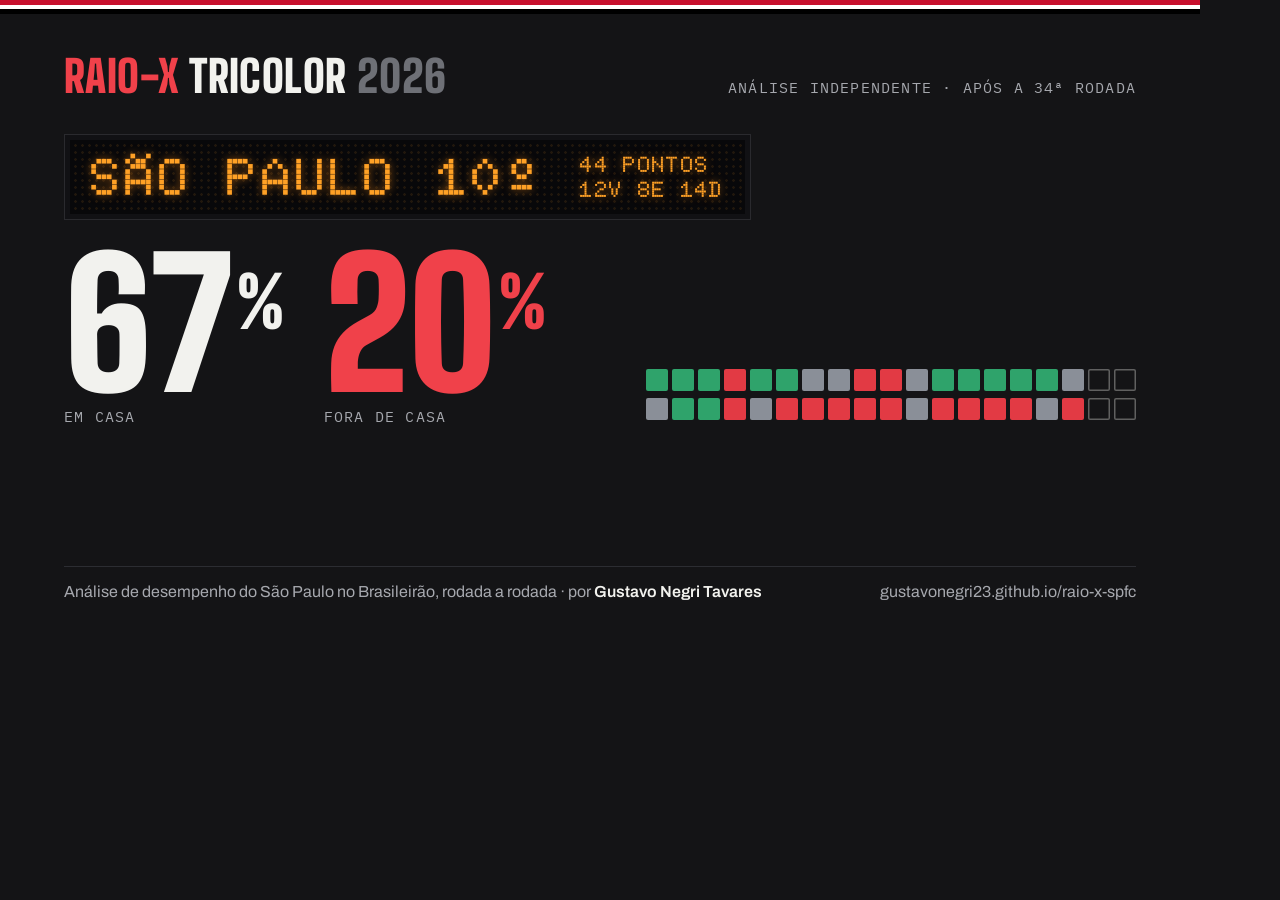
<file: ferramentas/og.html>
<!doctype html>
<html lang="pt-BR">
<head>
<meta charset="utf-8">
<title>Raio-X Tricolor · imagem de prévia</title>
<!-- Molde da imagem de prévia (1200×630) usada no WhatsApp, LinkedIn e no topo do README.
     Lê só data/dados.js: posição, pontos, rodada e a campanha por mando. Gerada por ferramentas/gerar-og.js. -->
<link rel="stylesheet" href="https://fonts.googleapis.com/css2?family=Archivo:wght@400;600&family=Big+Shoulders+Display:wght@800;900&family=Doto:wght@900&family=IBM+Plex+Mono:wght@500&display=swap">
<style>
:root{--bg:#141416;--ink:#F2F2EE;--mute:#A6A8AE;--line:#2C2D32;--red:#F0414A;--brand:#C8102E;--led:#FFA126;--v:#2FA36B;--e:#8A8F98;--d:#E23A44}
*{box-sizing:border-box;margin:0}
html,body{width:1200px;height:630px;overflow:hidden}
body{background:var(--bg);color:var(--ink);font-family:"Archivo",Arial,sans-serif;position:relative}
.stripe{height:14px;background:linear-gradient(to bottom,var(--brand) 0 33.3%,#fff 33.3% 66.6%,#000 66.6% 100%)}
.in{padding:40px 64px 0;display:grid;gap:36px}
.top{display:flex;justify-content:space-between;align-items:baseline}
.brand{font-family:"Big Shoulders Display","Arial Narrow",sans-serif;font-weight:900;font-size:44px;text-transform:uppercase;letter-spacing:.01em;line-height:1}
.brand b{color:var(--red);font-weight:900}.brand span{color:#6E7076}
.meta{font-family:"IBM Plex Mono",monospace;font-size:15px;letter-spacing:.08em;text-transform:uppercase;color:var(--mute)}
.placar{display:flex;align-items:center;gap:40px;padding:16px 26px;background-color:#08080A;background-image:radial-gradient(circle,rgba(255,161,38,.10) 1.2px,transparent 1.5px);background-size:7px 7px;border:1px solid #2A2A2E;box-shadow:inset 0 0 0 5px #111114;font-family:"Doto","IBM Plex Mono",monospace;font-weight:900;color:var(--led);text-shadow:0 0 8px rgba(255,140,20,.55);width:max-content}
.placar .t{font-size:52px;letter-spacing:.06em;line-height:1}
.placar .s{font-size:22px;letter-spacing:.06em;line-height:1.15;display:grid}
.split{display:flex;align-items:flex-end;gap:40px;min-width:0}
.num{font-family:"Big Shoulders Display","Arial Narrow",sans-serif;font-weight:900;font-size:176px;line-height:.78;letter-spacing:-.01em}
.num small{font-size:.4em;vertical-align:.9em;margin-left:4px}
.num.low{color:var(--red)}
.lab{font-family:"IBM Plex Mono",monospace;font-size:15px;letter-spacing:.08em;text-transform:uppercase;color:var(--mute);margin-top:14px;white-space:nowrap}
.cells{display:grid;gap:7px;margin-left:auto;padding-bottom:6px}
.row{display:grid;grid-template-columns:repeat(19,22px);gap:4px}
.row i{display:block;width:22px;height:22px;border-radius:2px;background:var(--e)}
.row i.v{background:var(--v)}.row i.d{background:var(--d)}.row i.p{background:transparent;box-shadow:inset 0 0 0 1.5px rgba(242,242,238,.34)}
.foot{position:absolute;left:64px;right:64px;bottom:30px;display:flex;justify-content:space-between;gap:24px;white-space:nowrap;font-size:16px;color:var(--mute);border-top:1px solid var(--line);padding-top:16px}
.foot b{color:var(--ink);font-weight:600}
</style>
</head>
<body>
<div class="stripe"></div>
<div class="in">
  <div class="top"><div class="brand"><b>Raio-X</b> Tricolor <span>2026</span></div><div class="meta" id="meta">Análise independente</div></div>
  <div class="placar" id="placar"><div class="t">SÃO PAULO</div></div>
  <div class="split">
    <div><div class="num" id="pc">--</div><div class="lab">Em casa</div></div>
    <div><div class="num low" id="pf">--</div><div class="lab">Fora de casa</div></div>
    <div class="cells" id="cells"></div>
  </div>
</div>
<div class="foot"><span>Análise de desempenho do São Paulo no Brasileirão, rodada a rodada · por <b>Gustavo Negri Tavares</b></span><span>gustavonegri23.github.io/raio-x-spfc</span></div>
<script src="../data/dados.js"></script>
<script>
(function(){
  var G=(window.SOFA&&SOFA.G)||[],N=window.PROXIMOS||[],T=window.TABELA||[],M=window.META||{};
  function res(g){return g[4]>g[5]?'v':g[4]===g[5]?'e':'d';}
  function lado(home){var gs=G.filter(function(g){return !!g[2]===home;}).sort(function(a,b){return a[0]-b[0];});
    var pts=gs.reduce(function(s,g){var r=res(g);return s+(r==='v'?3:r==='e'?1:0);},0);
    var cells=gs.map(function(g){return '<i class="'+res(g)+'"></i>';}).join('')+N.filter(function(n){return !!n.home===home;}).map(function(){return '<i class="p"></i>';}).join('');
    return {pct:gs.length?Math.round(pts/(gs.length*3)*100):0,cells:cells};}
  var c=lado(true),f=lado(false);
  document.getElementById('pc').innerHTML=c.pct+'<small>%</small>';
  document.getElementById('pf').innerHTML=f.pct+'<small>%</small>';
  document.getElementById('cells').innerHTML='<div class="row">'+c.cells+'</div><div class="row">'+f.cells+'</div>';
  var sp=T.filter(function(r){return r[1]==='São Paulo';})[0];
  if(sp)document.getElementById('placar').innerHTML='<div class="t">SÃO PAULO</div><div class="t">'+sp[0]+'º</div><div class="s"><span>'+sp[8]+' PONTOS</span><span>'+sp[3]+'V '+sp[4]+'E '+sp[5]+'D</span></div>';
  if(M.rodada)document.getElementById('meta').textContent='Análise independente · após a '+M.rodada+'ª rodada';
  document.body.setAttribute('data-pronto','1');
})();
</script>
</body>
</html>
</file>
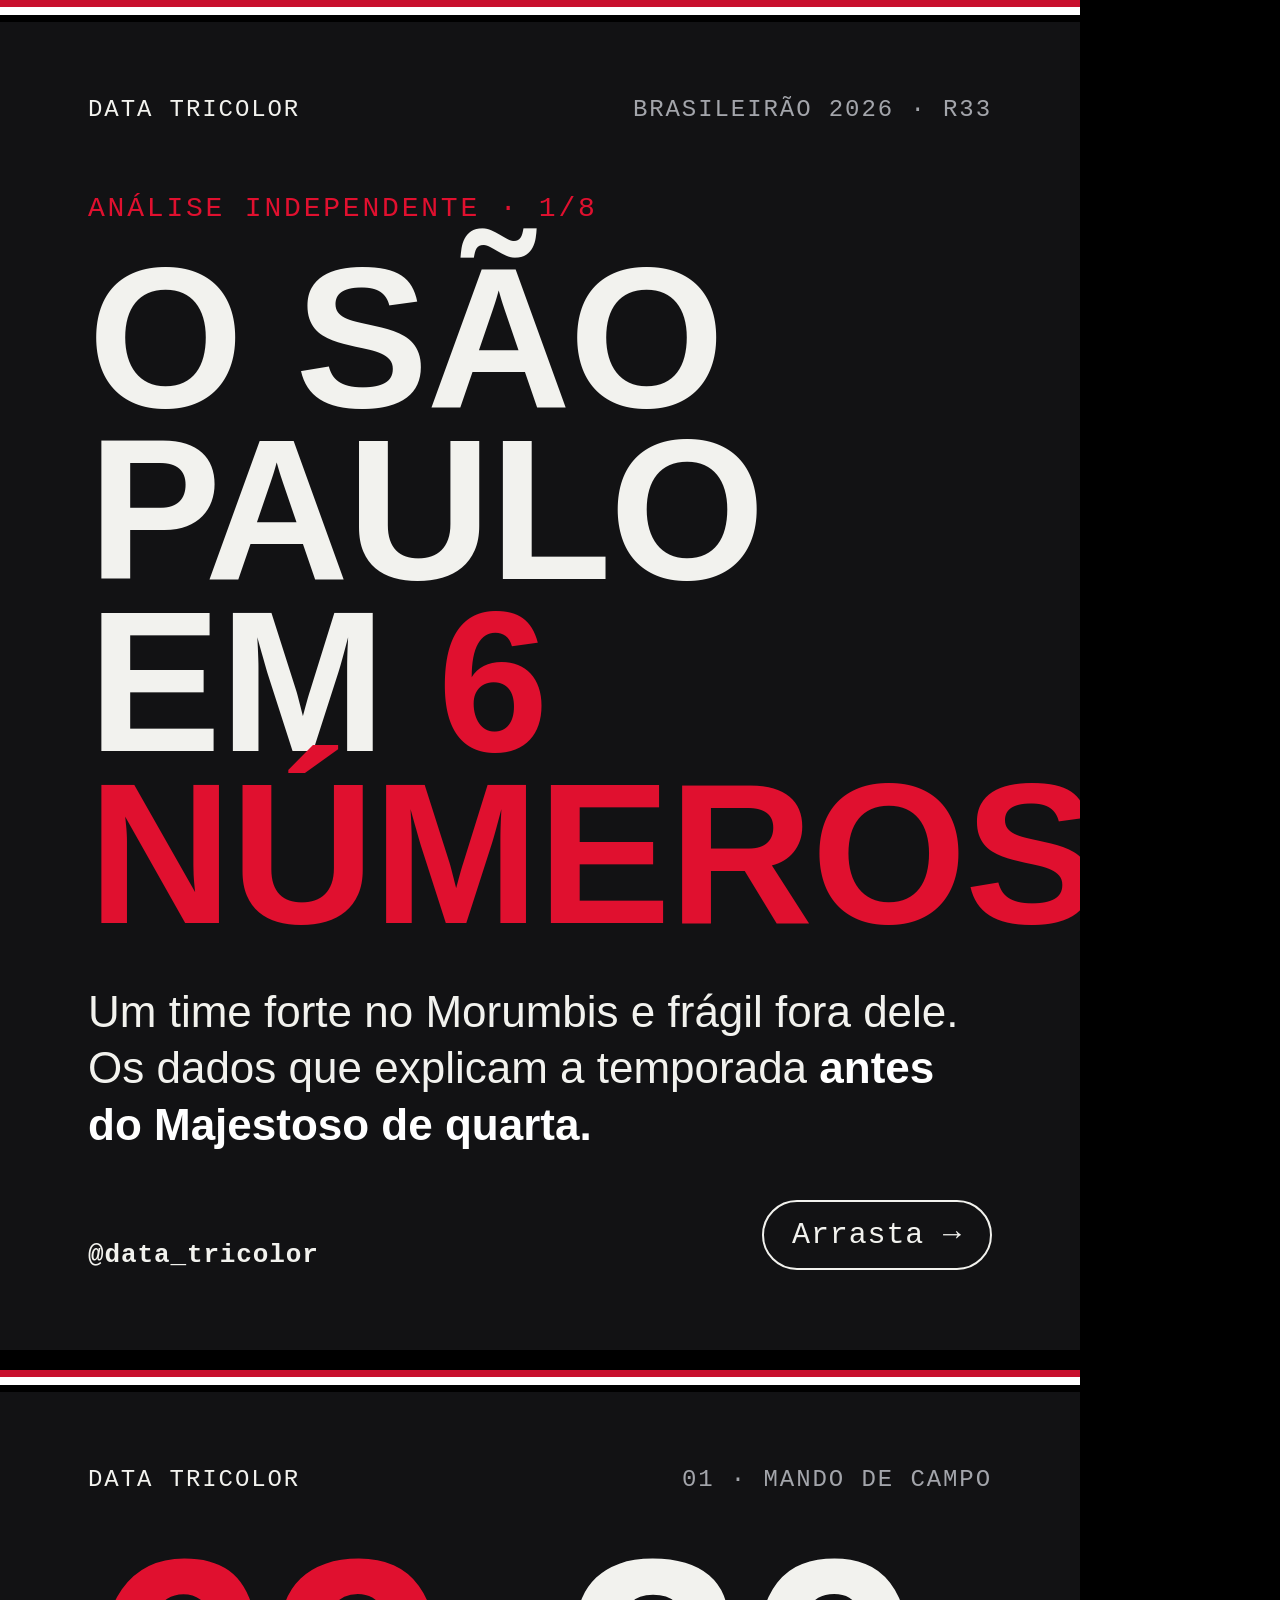
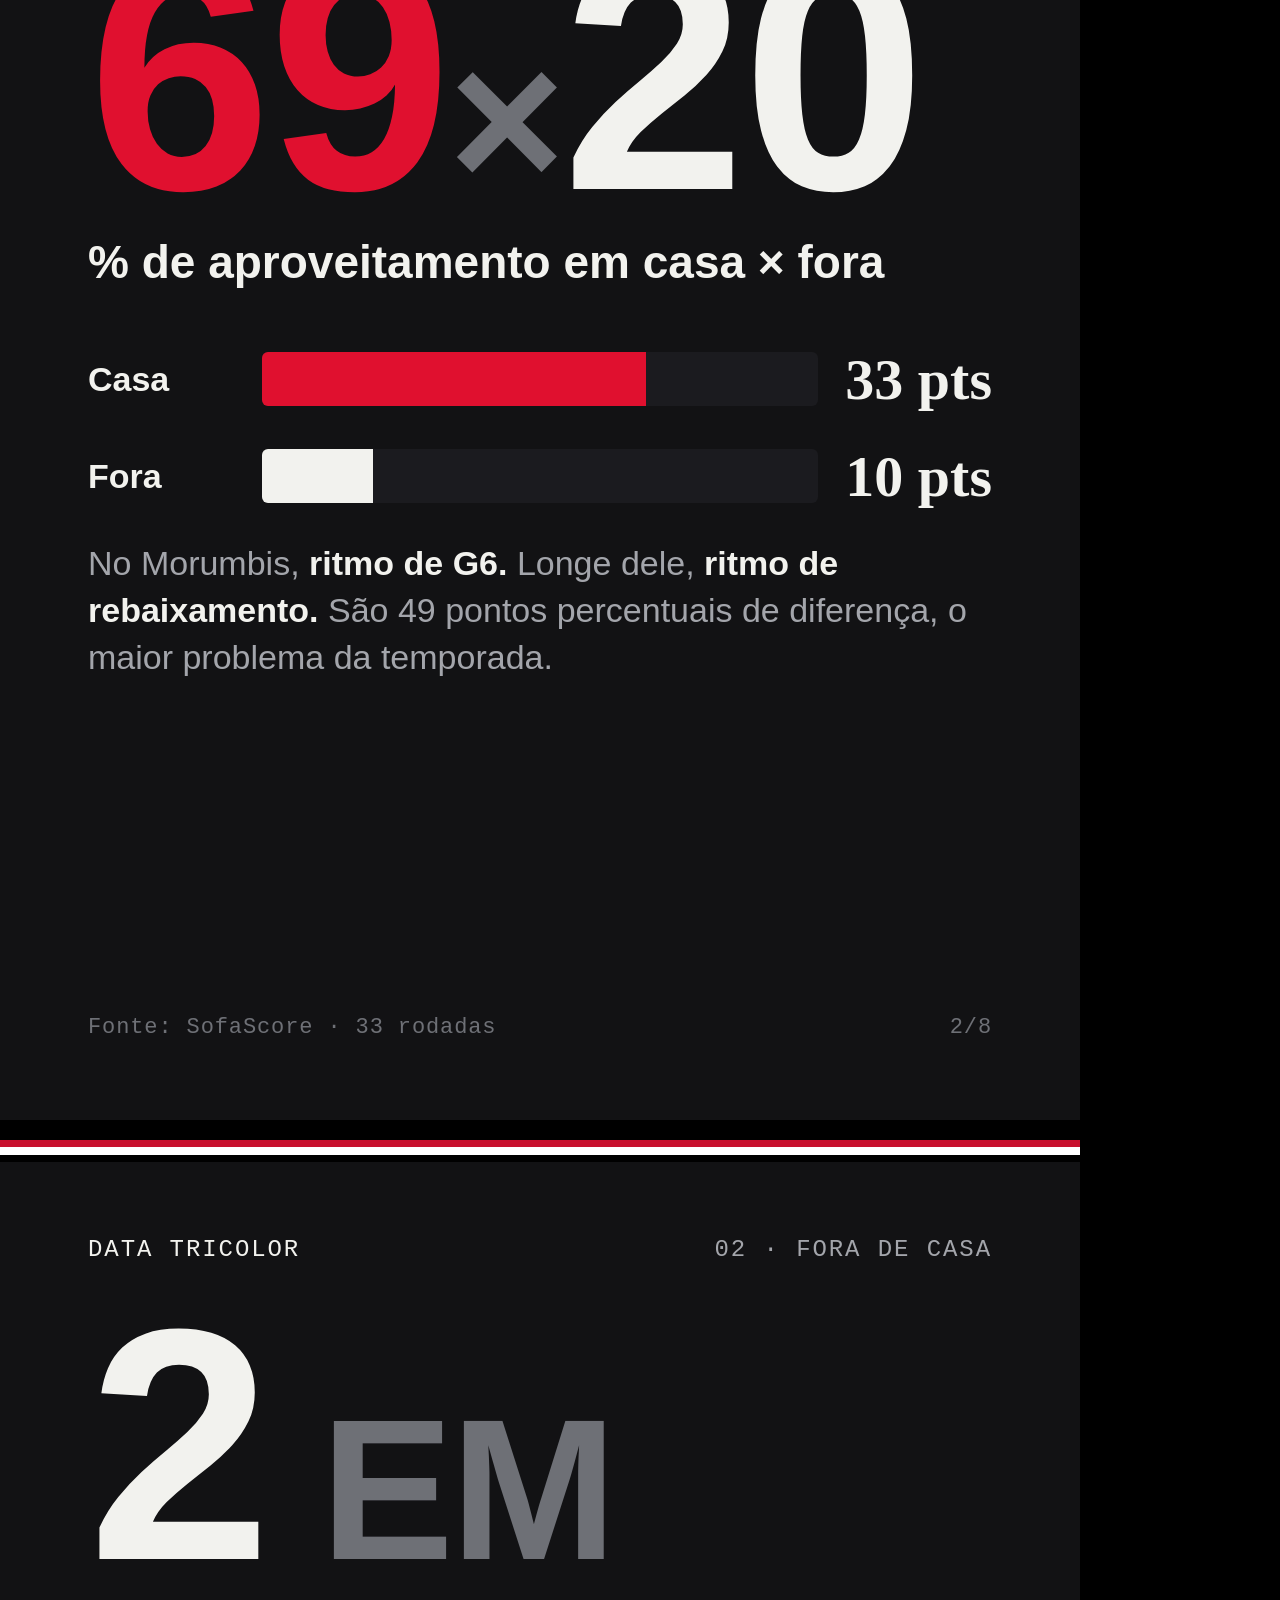
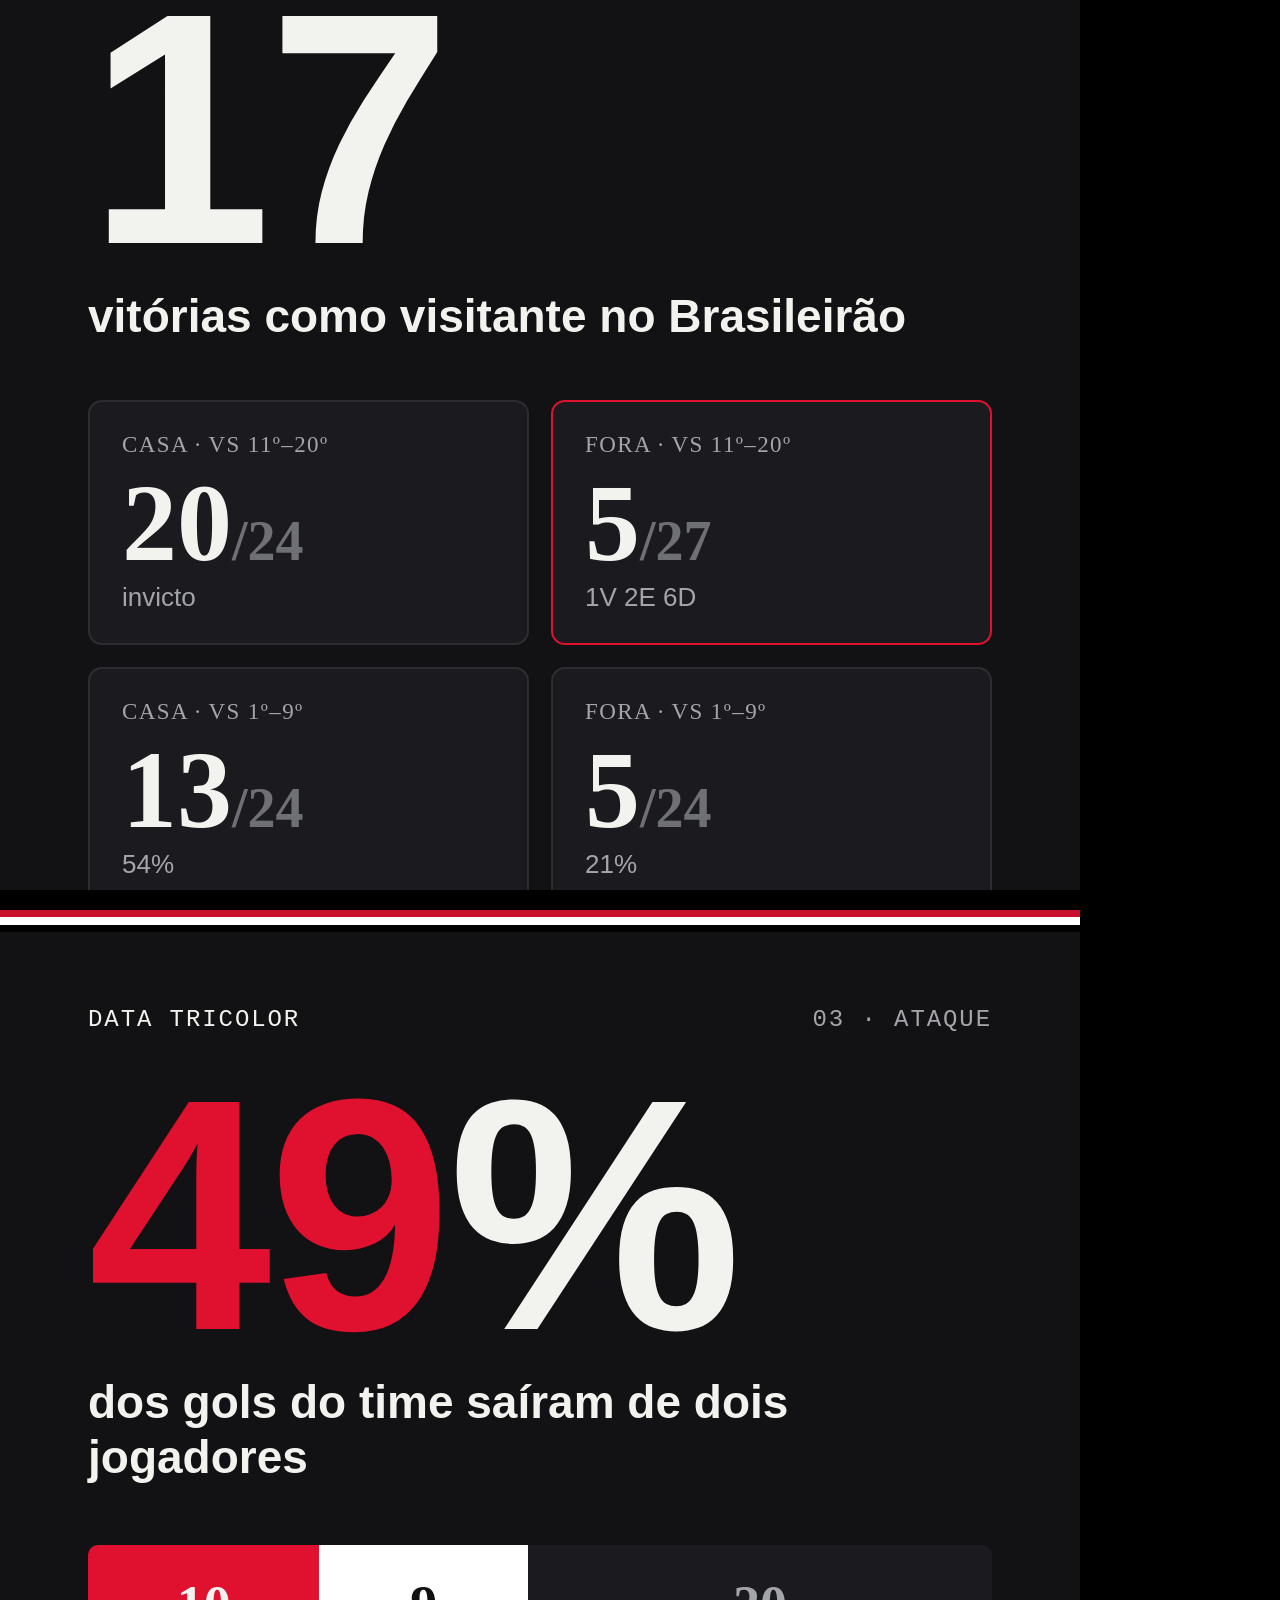
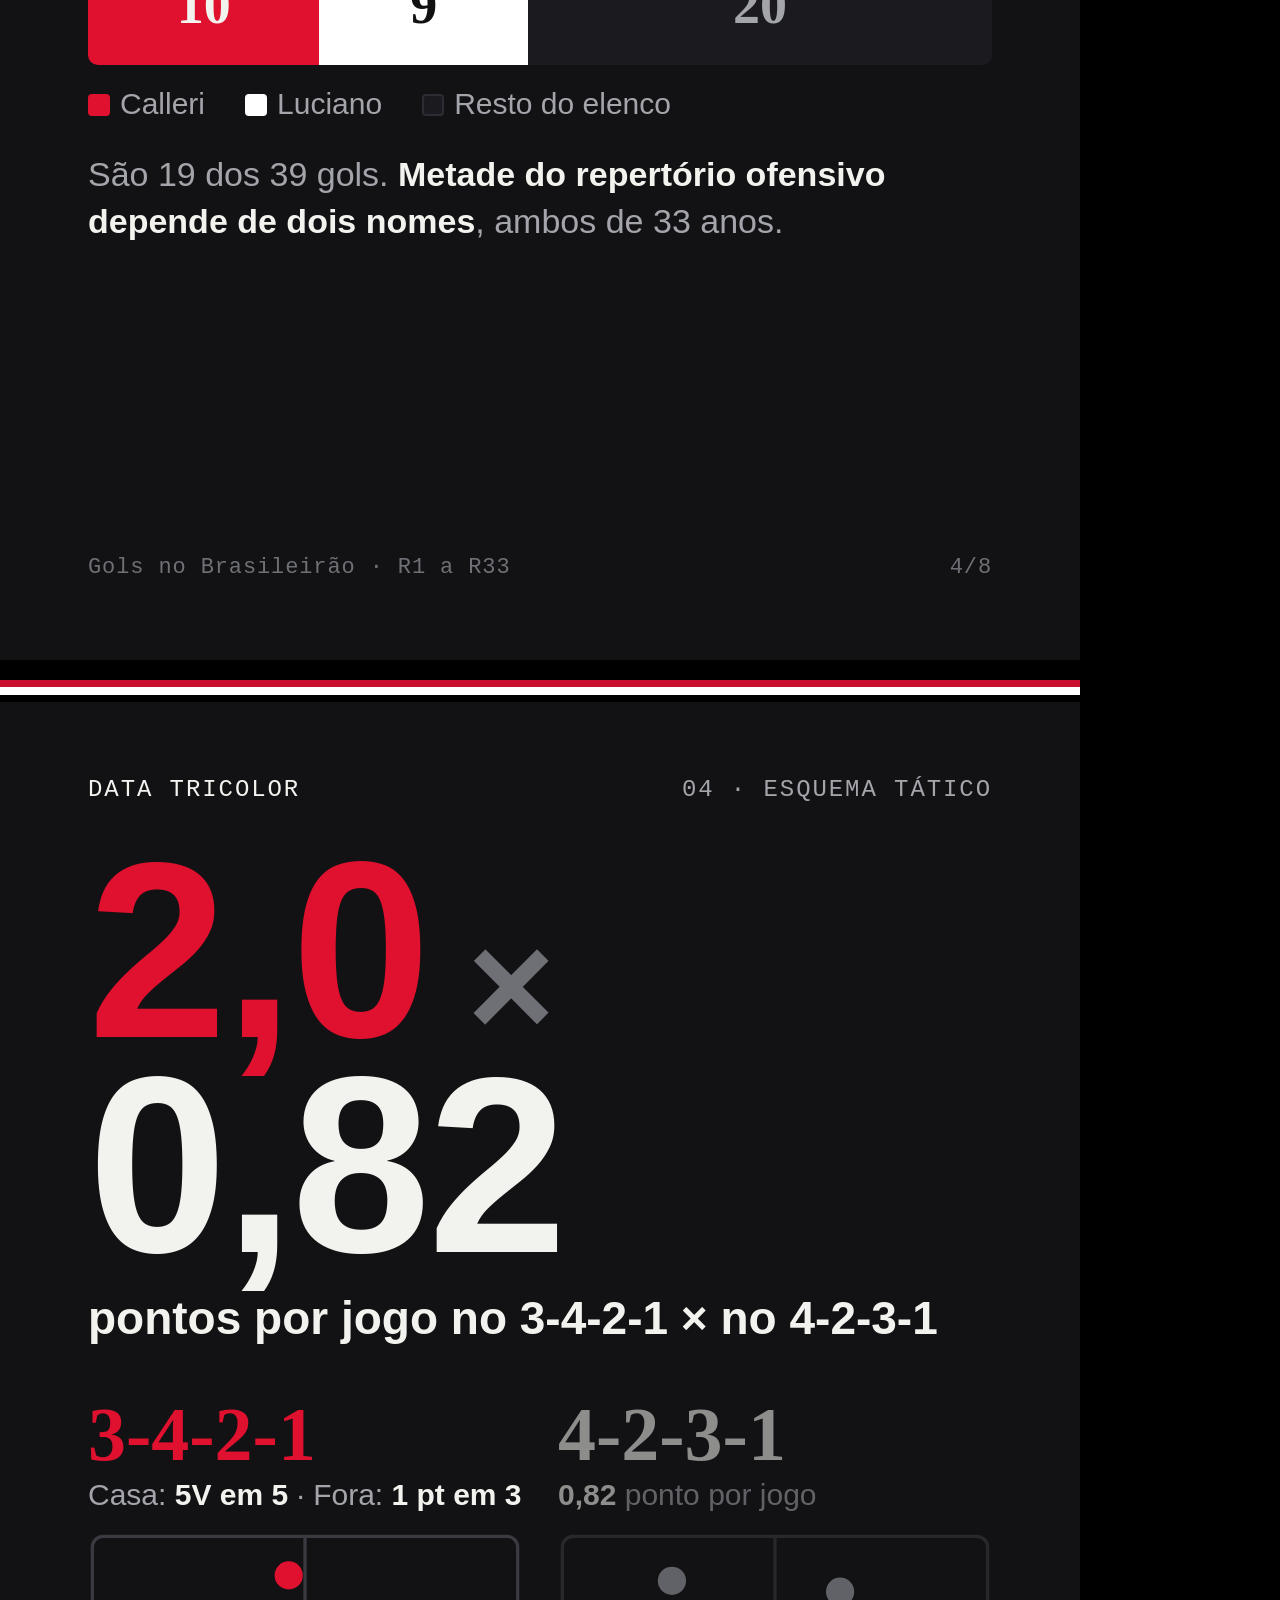
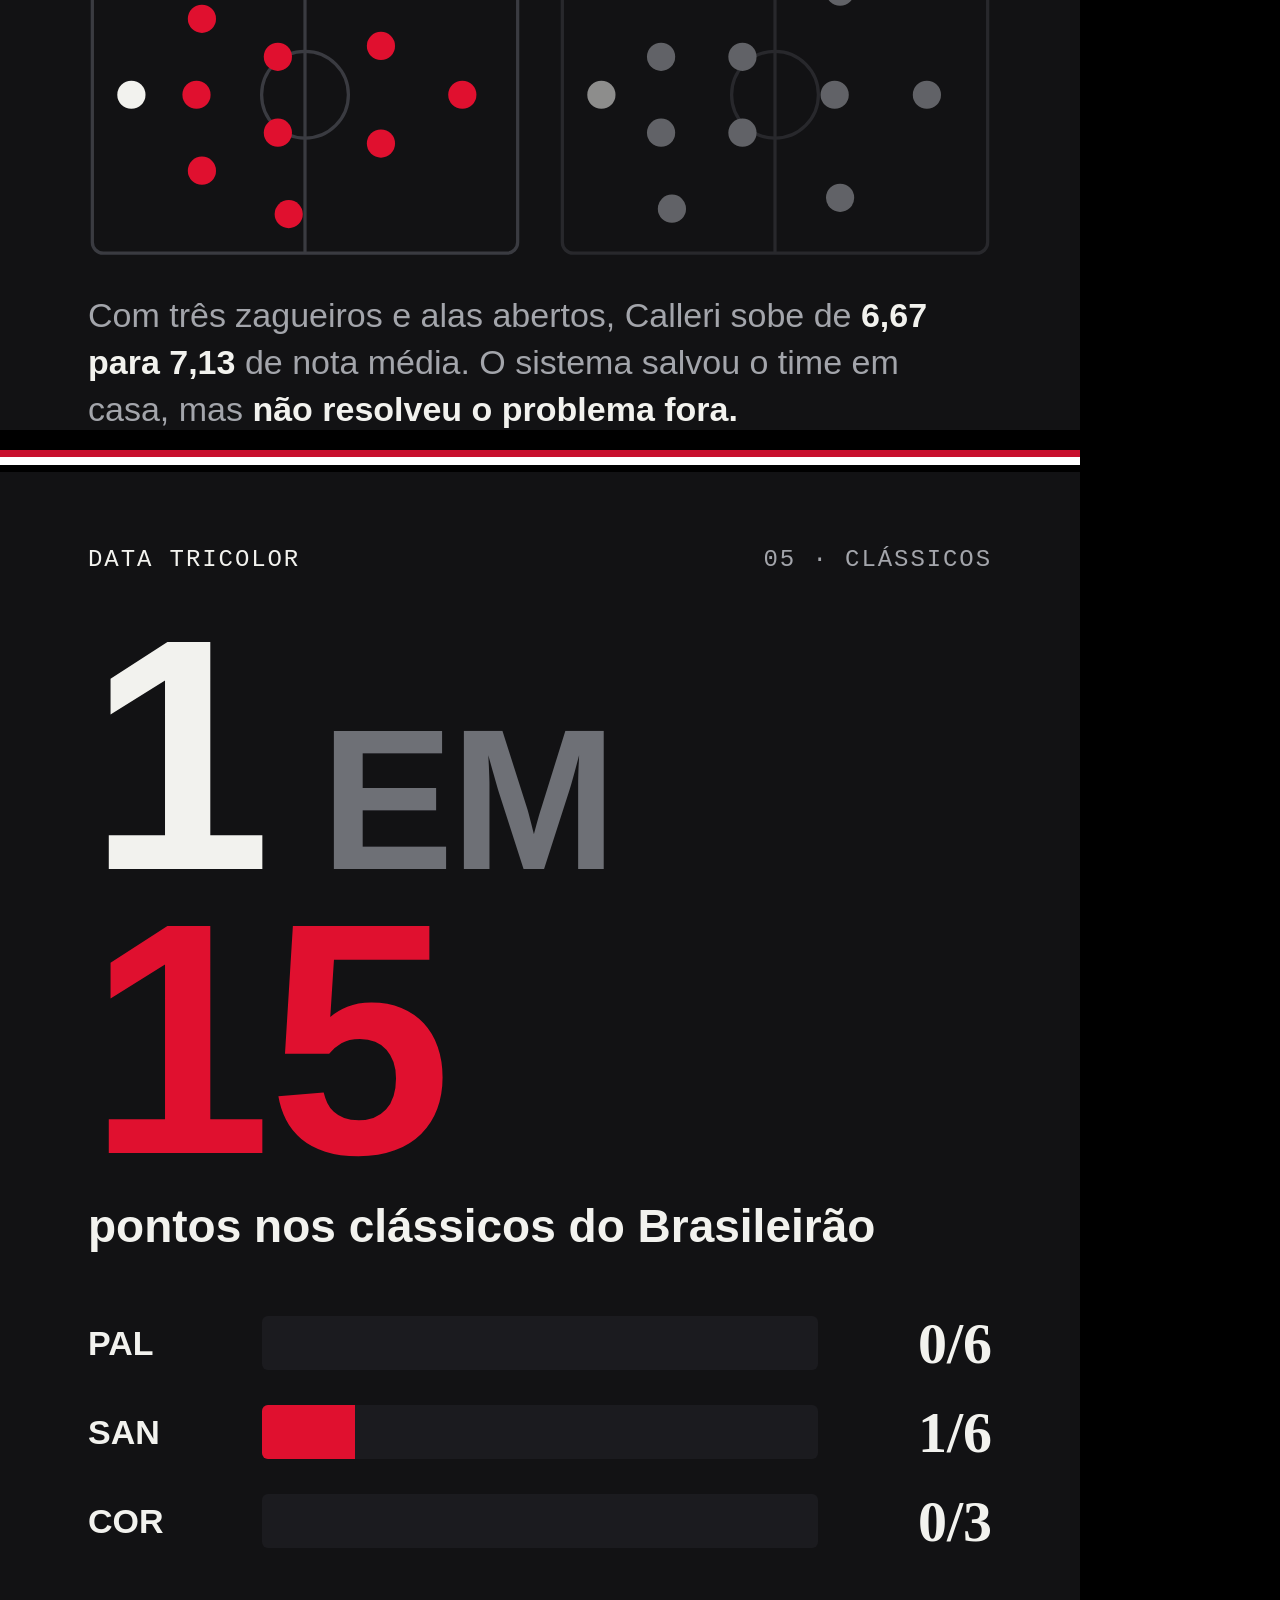
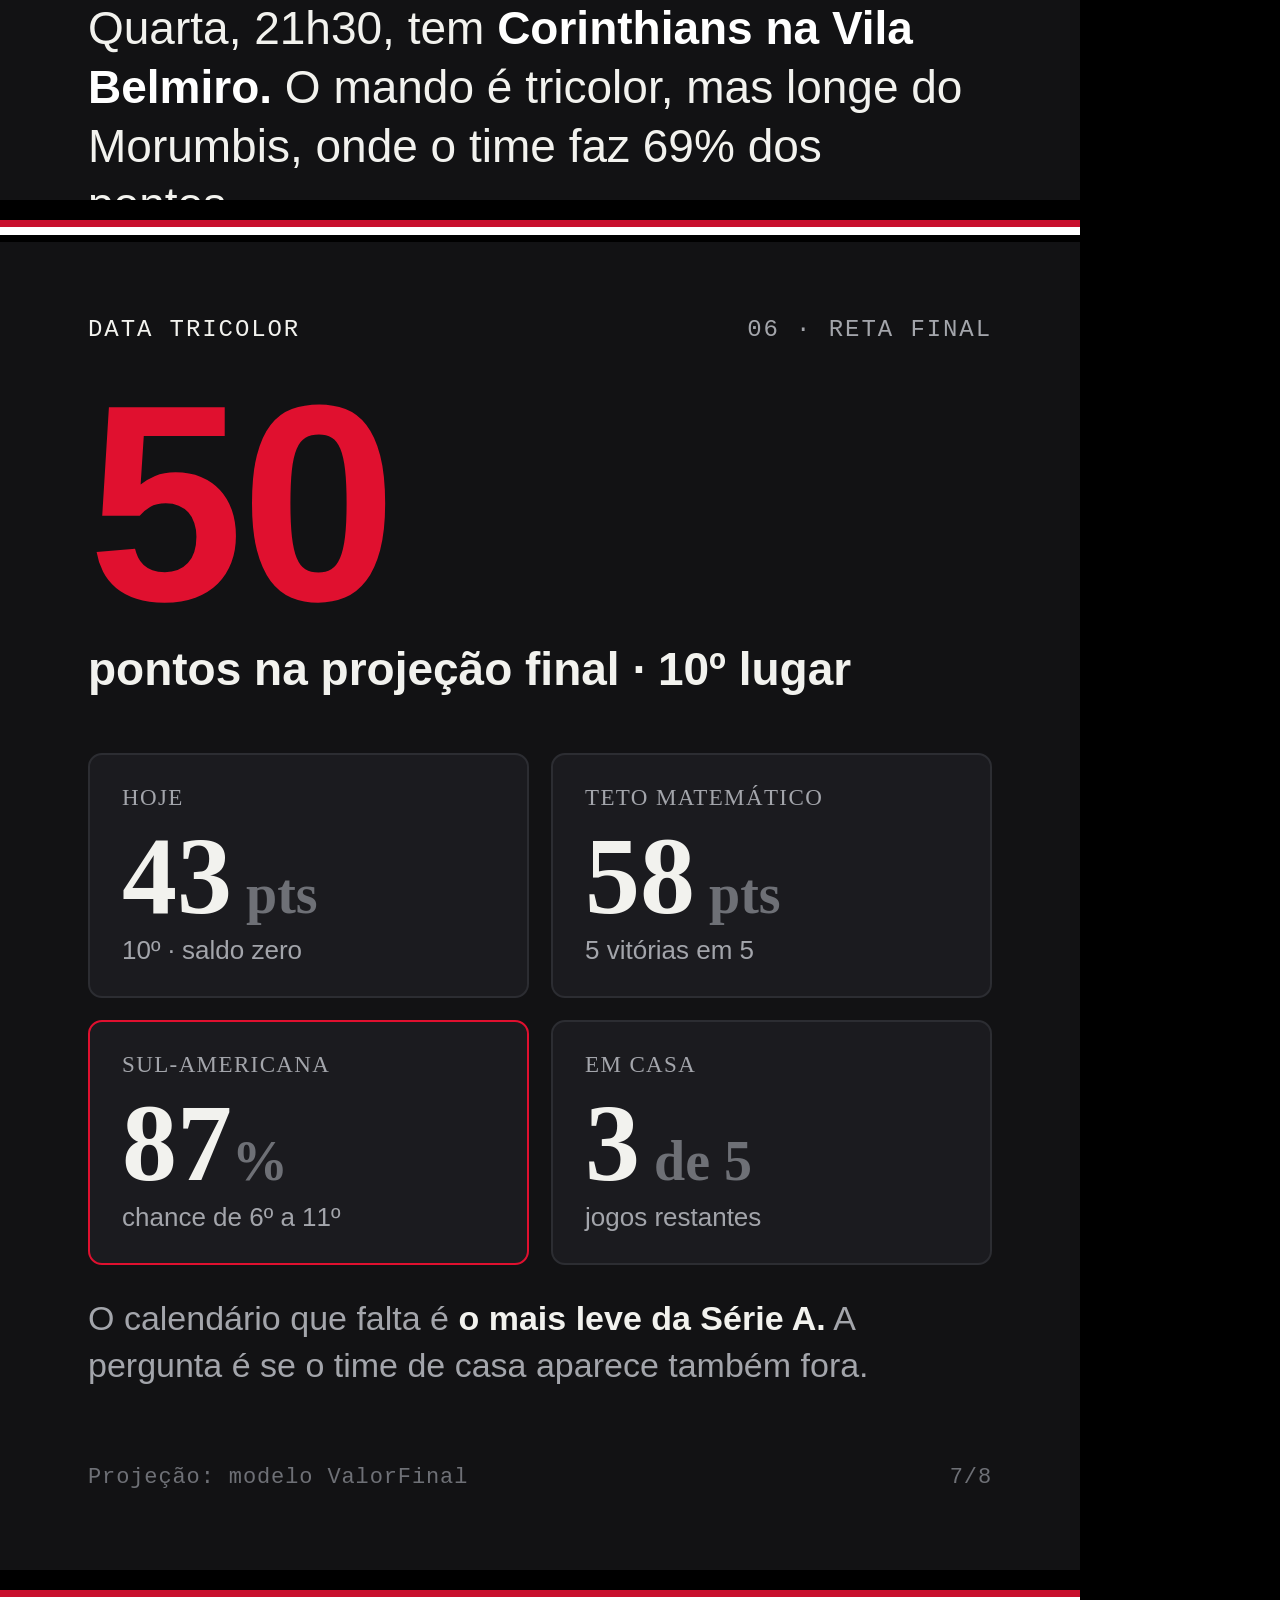
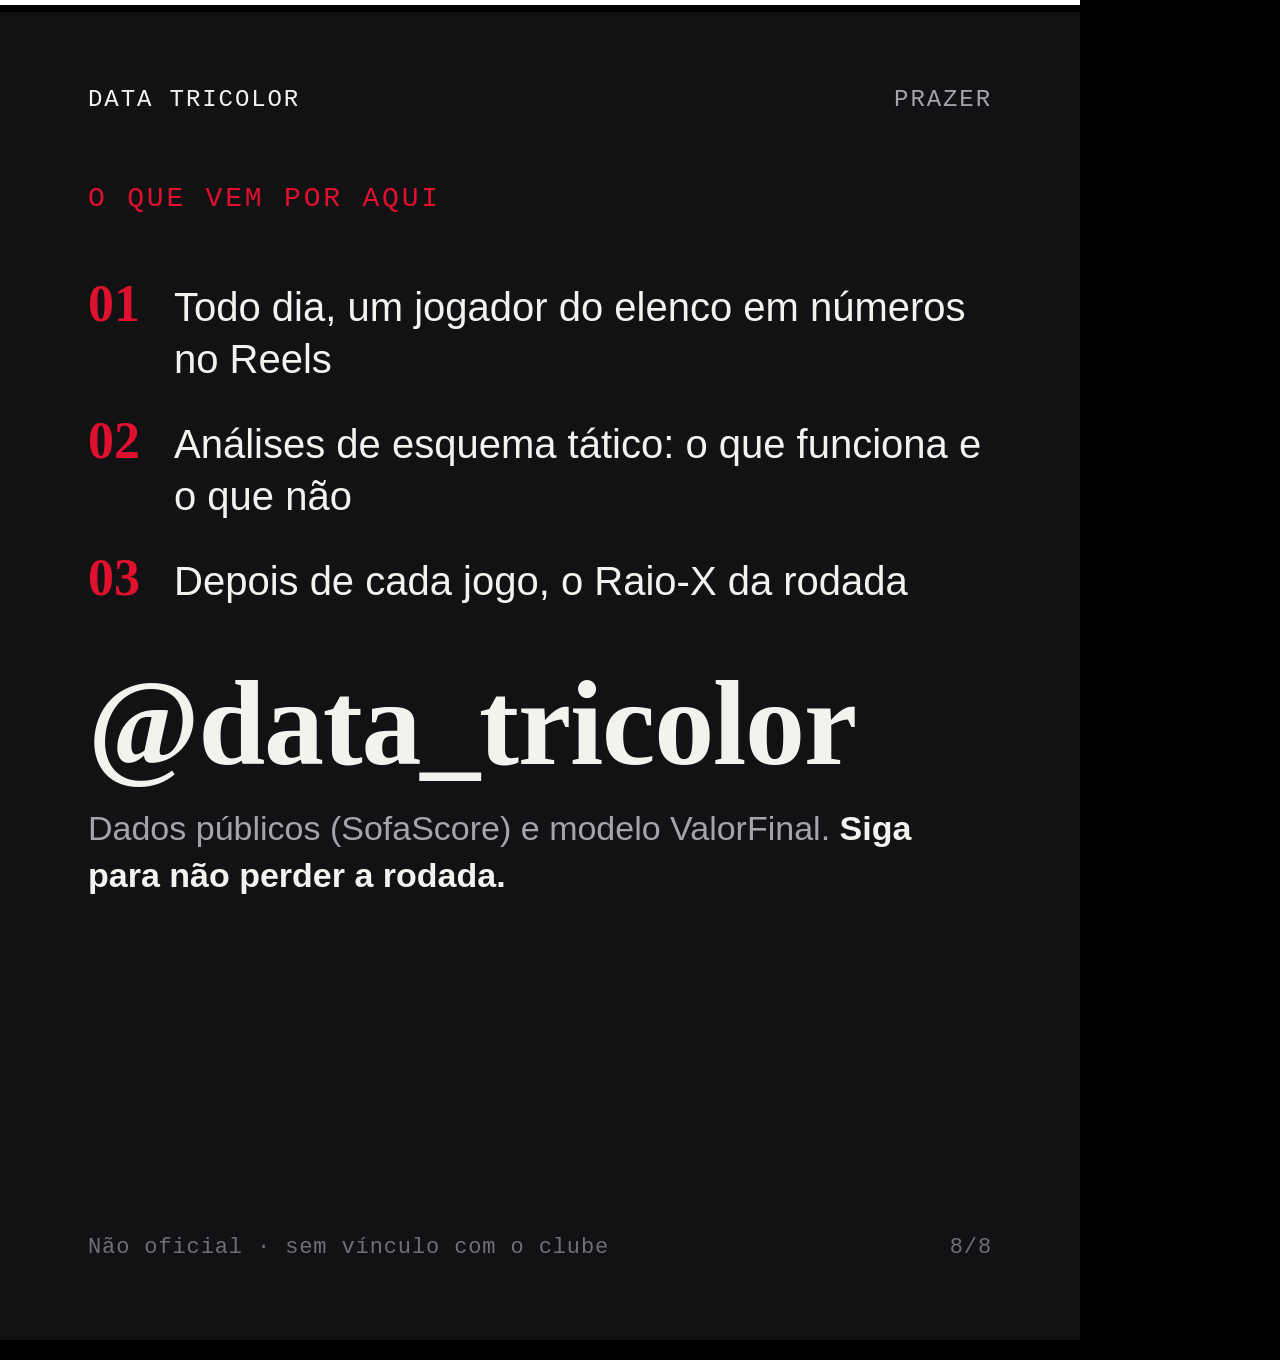
<file: social/moldes/carrossel-lancamento.html>
<!doctype html>
<html lang="pt-BR"><head><meta charset="utf-8">
<style>
/*FONTS*/
:root{--bg:#121214;--ink:#F2F2EE;--muted:#A3A5AB;--faint:#6E7076;--red:#E0102F;--red2:#C8102E;--line:#2C2D32;--card:#1B1B1F;--white:#fff}
*{box-sizing:border-box;margin:0;padding:0}
body{background:#000}
.s{width:1080px;height:1350px;background:var(--bg);color:var(--ink);position:relative;overflow:hidden;font-family:Archivo,sans-serif;margin-bottom:20px;display:flex;flex-direction:column;padding:96px 88px 80px}
.s::before{content:"";position:absolute;left:0;right:0;top:0;height:22px;background:linear-gradient(to bottom,var(--red2) 0 33.3%,#fff 33.3% 66.6%,#000 66.6% 100%)}
.top{display:flex;justify-content:space-between;font-family:"IBM Plex Mono",monospace;font-size:24px;letter-spacing:.08em;text-transform:uppercase;color:var(--muted)}
.top b{color:var(--ink);font-weight:500}
.foot{margin-top:auto;display:flex;justify-content:space-between;align-items:flex-end;font-family:"IBM Plex Mono",monospace;font-size:22px;color:var(--faint);letter-spacing:.04em}
.foot .h{color:var(--ink);font-weight:700;font-size:26px}
.kick{font-family:"IBM Plex Mono",monospace;font-size:28px;letter-spacing:.1em;text-transform:uppercase;color:var(--red);margin-top:70px}
.big{font-family:"Big Shoulders Display",sans-serif;font-weight:900;line-height:.86;letter-spacing:-.01em;text-transform:uppercase}
.h1{font-size:200px;margin-top:28px}
.h1 em{font-style:normal;color:var(--red)}
.lede{font-size:44px;line-height:1.28;margin-top:44px;color:var(--ink);max-width:880px;font-weight:500}
.lede b{font-weight:800;color:var(--white)}
.small{font-size:34px;line-height:1.38;color:var(--muted);margin-top:30px;max-width:880px}
.small b{color:var(--ink);font-weight:700}
.num{font-size:330px;margin-top:40px}
.num .x{color:var(--faint);font-size:200px}
.num em{font-style:normal;color:var(--red)}
.label{font-size:46px;font-weight:700;margin-top:18px;line-height:1.2}
.swipe{font-family:"IBM Plex Mono",monospace;font-size:30px;color:var(--ink);border:2px solid var(--ink);padding:16px 28px;border-radius:999px}
.bars{margin-top:56px;display:flex;flex-direction:column;gap:30px}
.bar{display:grid;grid-template-columns:150px 1fr 150px;align-items:center;gap:24px;font-size:34px;font-weight:600}
.track{height:54px;background:var(--card);border-radius:6px;overflow:hidden}
.fill{height:100%;background:var(--ink)}
.fill.r{background:var(--red)}
.v{font-family:"Big Shoulders Display";font-weight:800;font-size:58px;text-align:right}
.grid4{display:grid;grid-template-columns:1fr 1fr;gap:22px;margin-top:56px}
.q{background:var(--card);border-radius:14px;padding:30px 32px;border:2px solid var(--line)}
.q.hot{border-color:var(--red)}
.q .t{font-family:"IBM Plex Mono";font-size:23px;color:var(--muted);letter-spacing:.06em;text-transform:uppercase}
.q .n{font-family:"Big Shoulders Display";font-weight:900;font-size:110px;line-height:1;margin-top:10px}
.q .n span{font-size:56px;color:var(--faint)}
.q .d{font-size:26px;color:var(--muted);margin-top:4px}
.split{display:flex;height:120px;margin-top:60px;border-radius:10px;overflow:hidden}
.split div{display:flex;align-items:center;justify-content:center;font-family:"Big Shoulders Display";font-weight:900;font-size:54px}
.legend{display:flex;gap:40px;margin-top:22px;font-size:30px;color:var(--muted)}
.legend i{display:inline-block;width:22px;height:22px;border-radius:4px;margin-right:10px;vertical-align:-2px}
.pitchwrap{display:grid;grid-template-columns:1fr 1fr;gap:36px;margin-top:50px}
.pw .t{font-family:"Big Shoulders Display";font-weight:900;font-size:76px;line-height:1}
.pw .p{font-size:30px;color:var(--muted);margin-top:6px}
.pw .p b{color:var(--ink)}
.pw svg{margin-top:20px;width:100%;height:auto}
.pw.off{opacity:.55}
.cta{display:flex;flex-direction:column;gap:22px;margin-top:56px}
.cta div{display:flex;gap:26px;align-items:baseline;font-size:40px;line-height:1.3;font-weight:500}
.cta span{font-family:"Big Shoulders Display";font-weight:900;color:var(--red);font-size:52px;min-width:60px}
.handle{font-family:"Big Shoulders Display";font-weight:900;font-size:120px;text-transform:none;margin-top:60px;letter-spacing:-.01em}
</style></head><body>

<!-- 1 · capa -->
<section class="s" id="s1">
  <div class="top"><b>Data Tricolor</b><span>Brasileirão 2026 · R33</span></div>
  <div class="kick">Análise independente · 1/8</div>
  <div class="big h1">O São Paulo<br>em <em>6 números</em></div>
  <p class="lede">Um time forte no Morumbis e frágil fora dele. Os dados que explicam a temporada <b>antes do Majestoso de quarta.</b></p>
  <div class="foot"><span class="h">@data_tricolor</span><span class="swipe">Arrasta →</span></div>
</section>

<!-- 2 · mando -->
<section class="s" id="s2">
  <div class="top"><b>Data Tricolor</b><span>01 · Mando de campo</span></div>
  <div class="big num"><em>69</em><span class="x">×</span>20</div>
  <div class="label">% de aproveitamento em casa × fora</div>
  <div class="bars">
    <div class="bar"><span>Casa</span><div class="track"><div class="fill r" style="width:69%"></div></div><span class="v">33 pts</span></div>
    <div class="bar"><span>Fora</span><div class="track"><div class="fill" style="width:20%"></div></div><span class="v">10 pts</span></div>
  </div>
  <p class="small">No Morumbis, <b>ritmo de G6.</b> Longe dele, <b>ritmo de rebaixamento.</b> São 49 pontos percentuais de diferença, o maior problema da temporada.</p>
  <div class="foot"><span>Fonte: SofaScore · 33 rodadas</span><span>2/8</span></div>
</section>

<!-- 3 · fora -->
<section class="s" id="s3">
  <div class="top"><b>Data Tricolor</b><span>02 · Fora de casa</span></div>
  <div class="big num">2<span class="x"> em </span>17</div>
  <div class="label">vitórias como visitante no Brasileirão</div>
  <div class="grid4">
    <div class="q"><div class="t">Casa · vs 11º–20º</div><div class="n">20<span>/24</span></div><div class="d">invicto</div></div>
    <div class="q hot"><div class="t">Fora · vs 11º–20º</div><div class="n">5<span>/27</span></div><div class="d">1V 2E 6D</div></div>
    <div class="q"><div class="t">Casa · vs 1º–9º</div><div class="n">13<span>/24</span></div><div class="d">54%</div></div>
    <div class="q"><div class="t">Fora · vs 1º–9º</div><div class="n">5<span>/24</span></div><div class="d">21%</div></div>
  </div>
  <p class="small">Fora, tanto faz enfrentar o líder ou o lanterna: <b>o rendimento é de 20%.</b></p>
  <div class="foot"><span>Pontos conquistados / disputados</span><span>3/8</span></div>
</section>

<!-- 4 · ataque -->
<section class="s" id="s4">
  <div class="top"><b>Data Tricolor</b><span>03 · Ataque</span></div>
  <div class="big num"><em>49</em>%</div>
  <div class="label">dos gols do time saíram de dois jogadores</div>
  <div class="split">
    <div style="width:25.6%;background:var(--red)">10</div>
    <div style="width:23.1%;background:#fff;color:#111">9</div>
    <div style="width:51.3%;background:var(--card);color:var(--muted)">20</div>
  </div>
  <div class="legend"><span><i style="background:var(--red)"></i>Calleri</span><span><i style="background:#fff"></i>Luciano</span><span><i style="background:var(--card);border:2px solid var(--line)"></i>Resto do elenco</span></div>
  <p class="small">São 19 dos 39 gols. <b>Metade do repertório ofensivo depende de dois nomes</b>, ambos de 33 anos.</p>
  <div class="foot"><span>Gols no Brasileirão · R1 a R33</span><span>4/8</span></div>
</section>

<!-- 5 · tática -->
<section class="s" id="s5">
  <div class="top"><b>Data Tricolor</b><span>04 · Esquema tático</span></div>
  <div class="big num" style="font-size:250px"><em>2,0</em><span class="x" style="font-size:150px"> × </span>0,82</div>
  <div class="label">pontos por jogo no 3-4-2-1 × no 4-2-3-1</div>
  <div class="pitchwrap">
    <div class="pw"><div class="t" style="color:var(--red)">3-4-2-1</div><div class="p">Casa: <b>5V em 5</b> · Fora: <b>1 pt em 3</b></div>
      <svg viewBox="0 0 400 300"><rect x="4" y="4" width="392" height="292" rx="10" fill="none" stroke="#3A3B41" stroke-width="3"/><line x1="200" y1="4" x2="200" y2="296" stroke="#3A3B41" stroke-width="3"/><circle cx="200" cy="150" r="40" fill="none" stroke="#3A3B41" stroke-width="3"/>
      <g fill="#E0102F"><circle cx="40" cy="150" r="13" fill="#F2F2EE"/><circle cx="105" cy="80" r="13"/><circle cx="100" cy="150" r="13"/><circle cx="105" cy="220" r="13"/><circle cx="185" cy="40" r="13"/><circle cx="175" cy="115" r="13"/><circle cx="175" cy="185" r="13"/><circle cx="185" cy="260" r="13"/><circle cx="270" cy="105" r="13"/><circle cx="270" cy="195" r="13"/><circle cx="345" cy="150" r="13"/></g></svg></div>
    <div class="pw off"><div class="t">4-2-3-1</div><div class="p"><b>0,82</b> ponto por jogo</div>
      <svg viewBox="0 0 400 300"><rect x="4" y="4" width="392" height="292" rx="10" fill="none" stroke="#3A3B41" stroke-width="3"/><line x1="200" y1="4" x2="200" y2="296" stroke="#3A3B41" stroke-width="3"/><circle cx="200" cy="150" r="40" fill="none" stroke="#3A3B41" stroke-width="3"/>
      <g fill="#A3A5AB"><circle cx="40" cy="150" r="13" fill="#F2F2EE"/><circle cx="105" cy="45" r="13"/><circle cx="95" cy="115" r="13"/><circle cx="95" cy="185" r="13"/><circle cx="105" cy="255" r="13"/><circle cx="170" cy="115" r="13"/><circle cx="170" cy="185" r="13"/><circle cx="260" cy="55" r="13"/><circle cx="255" cy="150" r="13"/><circle cx="260" cy="245" r="13"/><circle cx="340" cy="150" r="13"/></g></svg></div>
  </div>
  <p class="small">Com três zagueiros e alas abertos, Calleri sobe de <b>6,67 para 7,13</b> de nota média. O sistema salvou o time em casa, mas <b>não resolveu o problema fora.</b></p>
  <div class="foot"><span>Média de pontos por sistema inicial</span><span>5/8</span></div>
</section>

<!-- 6 · clássicos -->
<section class="s" id="s6">
  <div class="top"><b>Data Tricolor</b><span>05 · Clássicos</span></div>
  <div class="big num">1<span class="x"> em </span><em>15</em></div>
  <div class="label">pontos nos clássicos do Brasileirão</div>
  <div class="bars" style="gap:22px">
    <div class="bar"><span>PAL</span><div class="track"><div class="fill r" style="width:0%"></div></div><span class="v">0/6</span></div>
    <div class="bar"><span>SAN</span><div class="track"><div class="fill r" style="width:16.7%"></div></div><span class="v">1/6</span></div>
    <div class="bar"><span>COR</span><div class="track"><div class="fill r" style="width:0%"></div></div><span class="v">0/3</span></div>
  </div>
  <p class="lede" style="font-size:46px">Quarta, 21h30, tem <b>Corinthians na Vila Belmiro.</b> O mando é tricolor, mas longe do Morumbis, onde o time faz 69% dos pontos.</p>
  <div class="foot"><span>Pontos conquistados / disputados</span><span>6/8</span></div>
</section>

<!-- 7 · reta final -->
<section class="s" id="s7">
  <div class="top"><b>Data Tricolor</b><span>06 · Reta final</span></div>
  <div class="big num" style="font-size:280px"><em>50</em></div>
  <div class="label">pontos na projeção final · 10º lugar</div>
  <div class="grid4">
    <div class="q"><div class="t">Hoje</div><div class="n">43<span> pts</span></div><div class="d">10º · saldo zero</div></div>
    <div class="q"><div class="t">Teto matemático</div><div class="n">58<span> pts</span></div><div class="d">5 vitórias em 5</div></div>
    <div class="q hot"><div class="t">Sul-Americana</div><div class="n">87<span>%</span></div><div class="d">chance de 6º a 11º</div></div>
    <div class="q"><div class="t">Em casa</div><div class="n">3<span> de 5</span></div><div class="d">jogos restantes</div></div>
  </div>
  <p class="small">O calendário que falta é <b>o mais leve da Série A.</b> A pergunta é se o time de casa aparece também fora.</p>
  <div class="foot"><span>Projeção: modelo ValorFinal</span><span>7/8</span></div>
</section>

<!-- 8 · cta -->
<section class="s" id="s8">
  <div class="top"><b>Data Tricolor</b><span>Prazer</span></div>
  <div class="kick">O que vem por aqui</div>
  <div class="cta">
    <div><span>01</span>Todo dia, um jogador do elenco em números no Reels</div>
    <div><span>02</span>Análises de esquema tático: o que funciona e o que não</div>
    <div><span>03</span>Depois de cada jogo, o Raio-X da rodada</div>
  </div>
  <div class="big handle">@data_tricolor</div>
  <p class="small">Dados públicos (SofaScore) e modelo ValorFinal. <b>Siga para não perder a rodada.</b></p>
  <div class="foot"><span>Não oficial · sem vínculo com o clube</span><span>8/8</span></div>
</section>
</body></html>
</file>
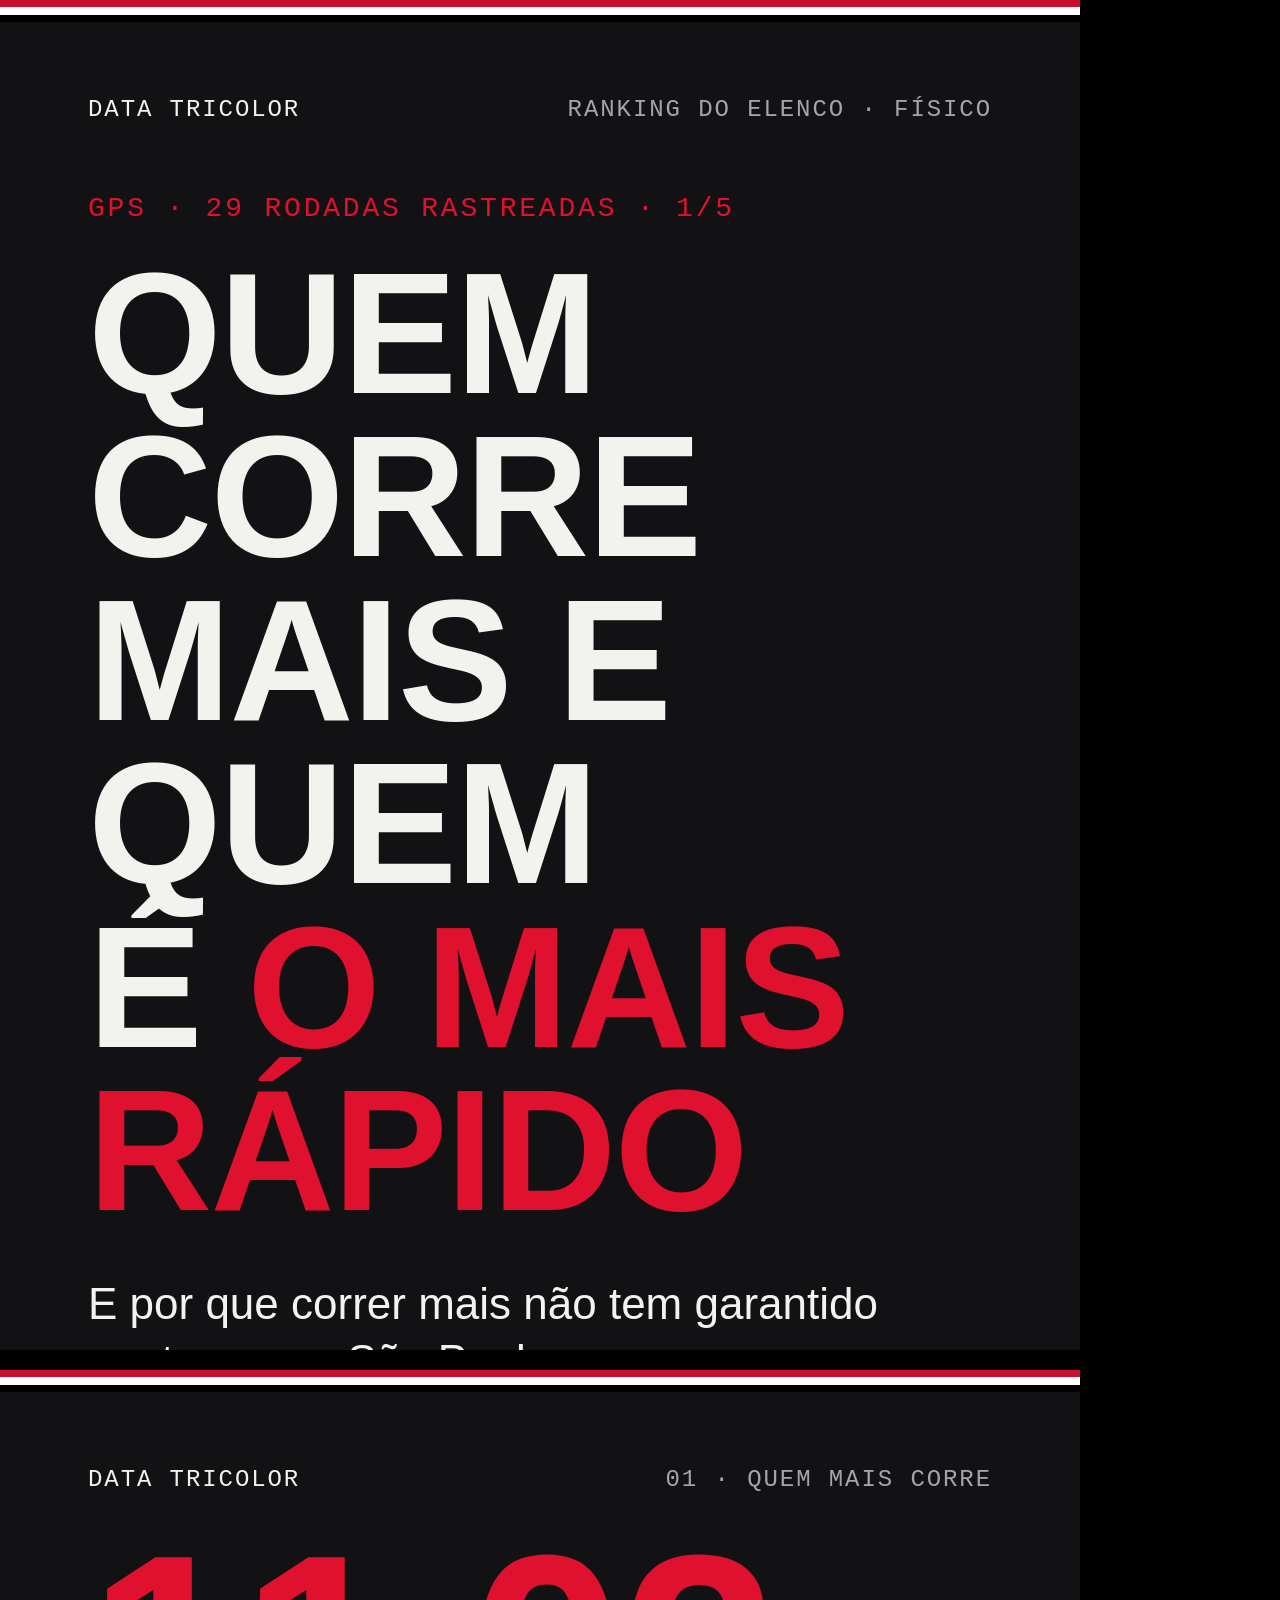
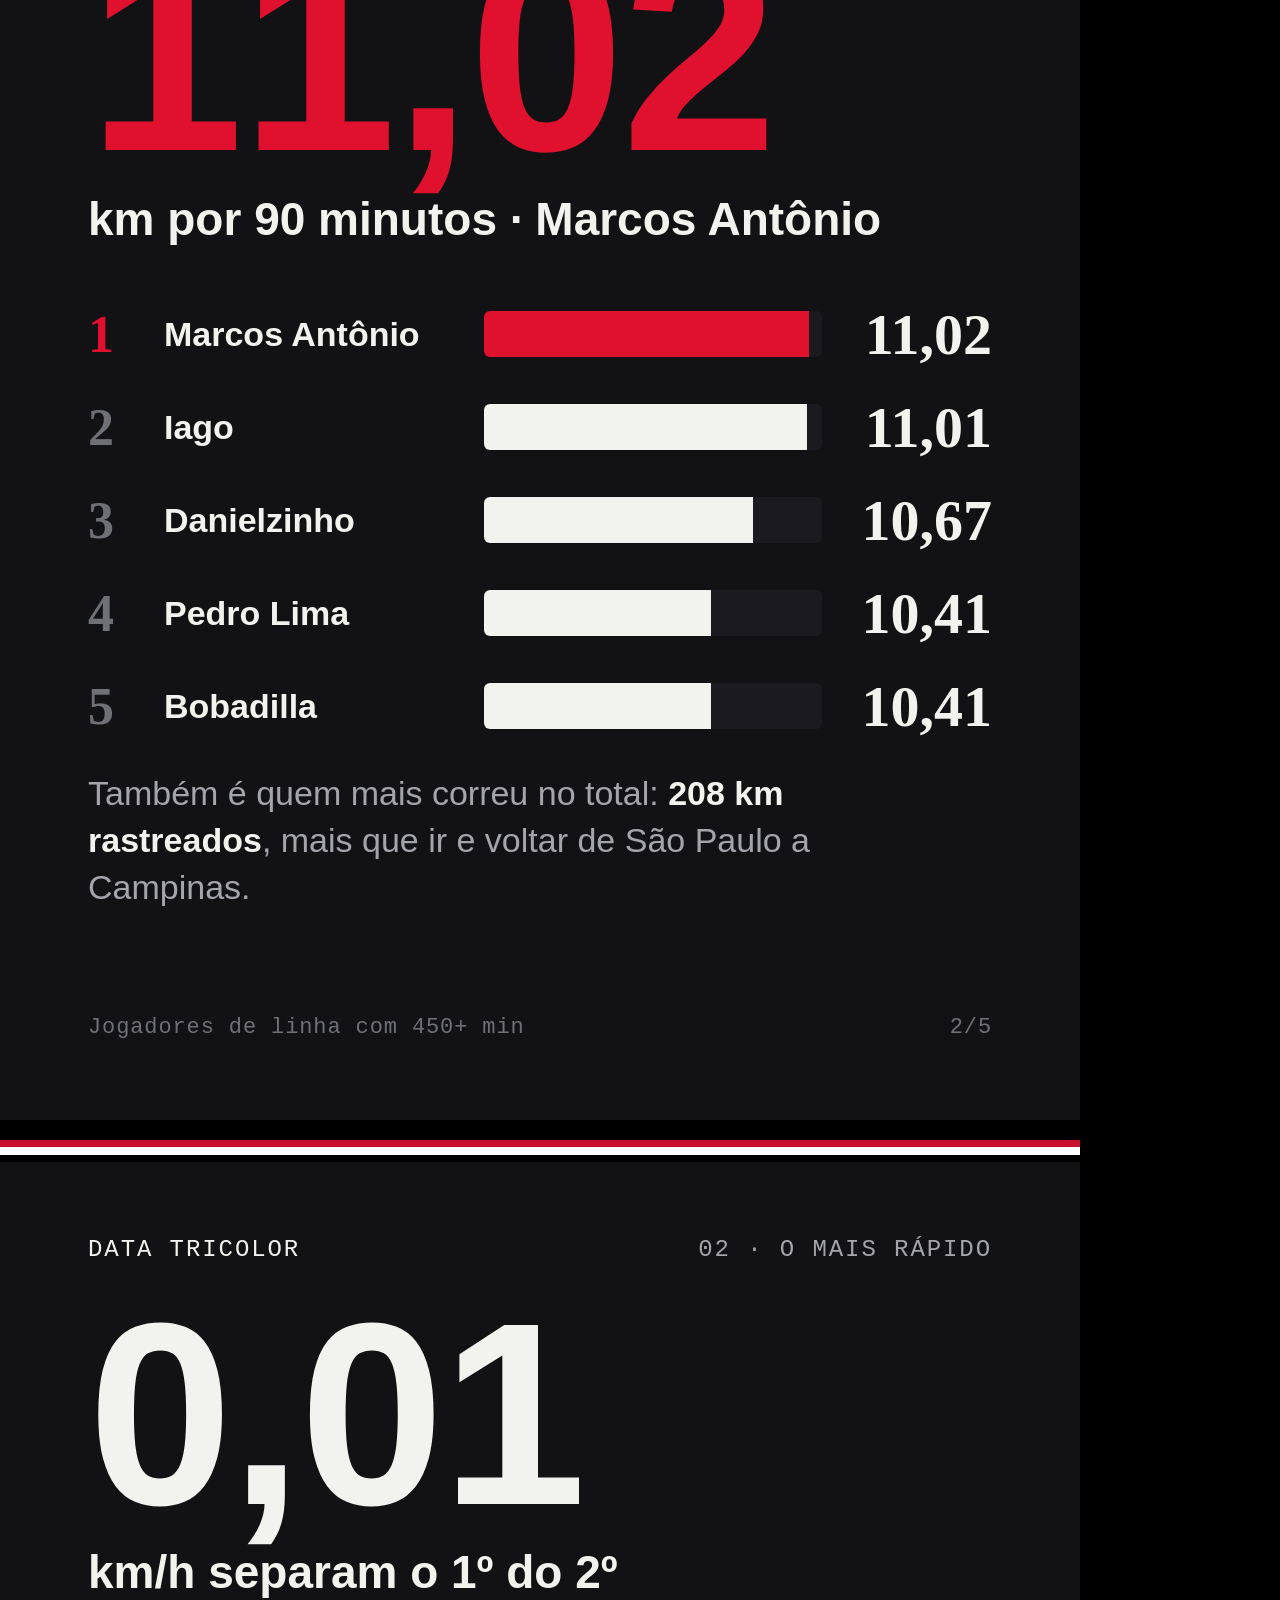
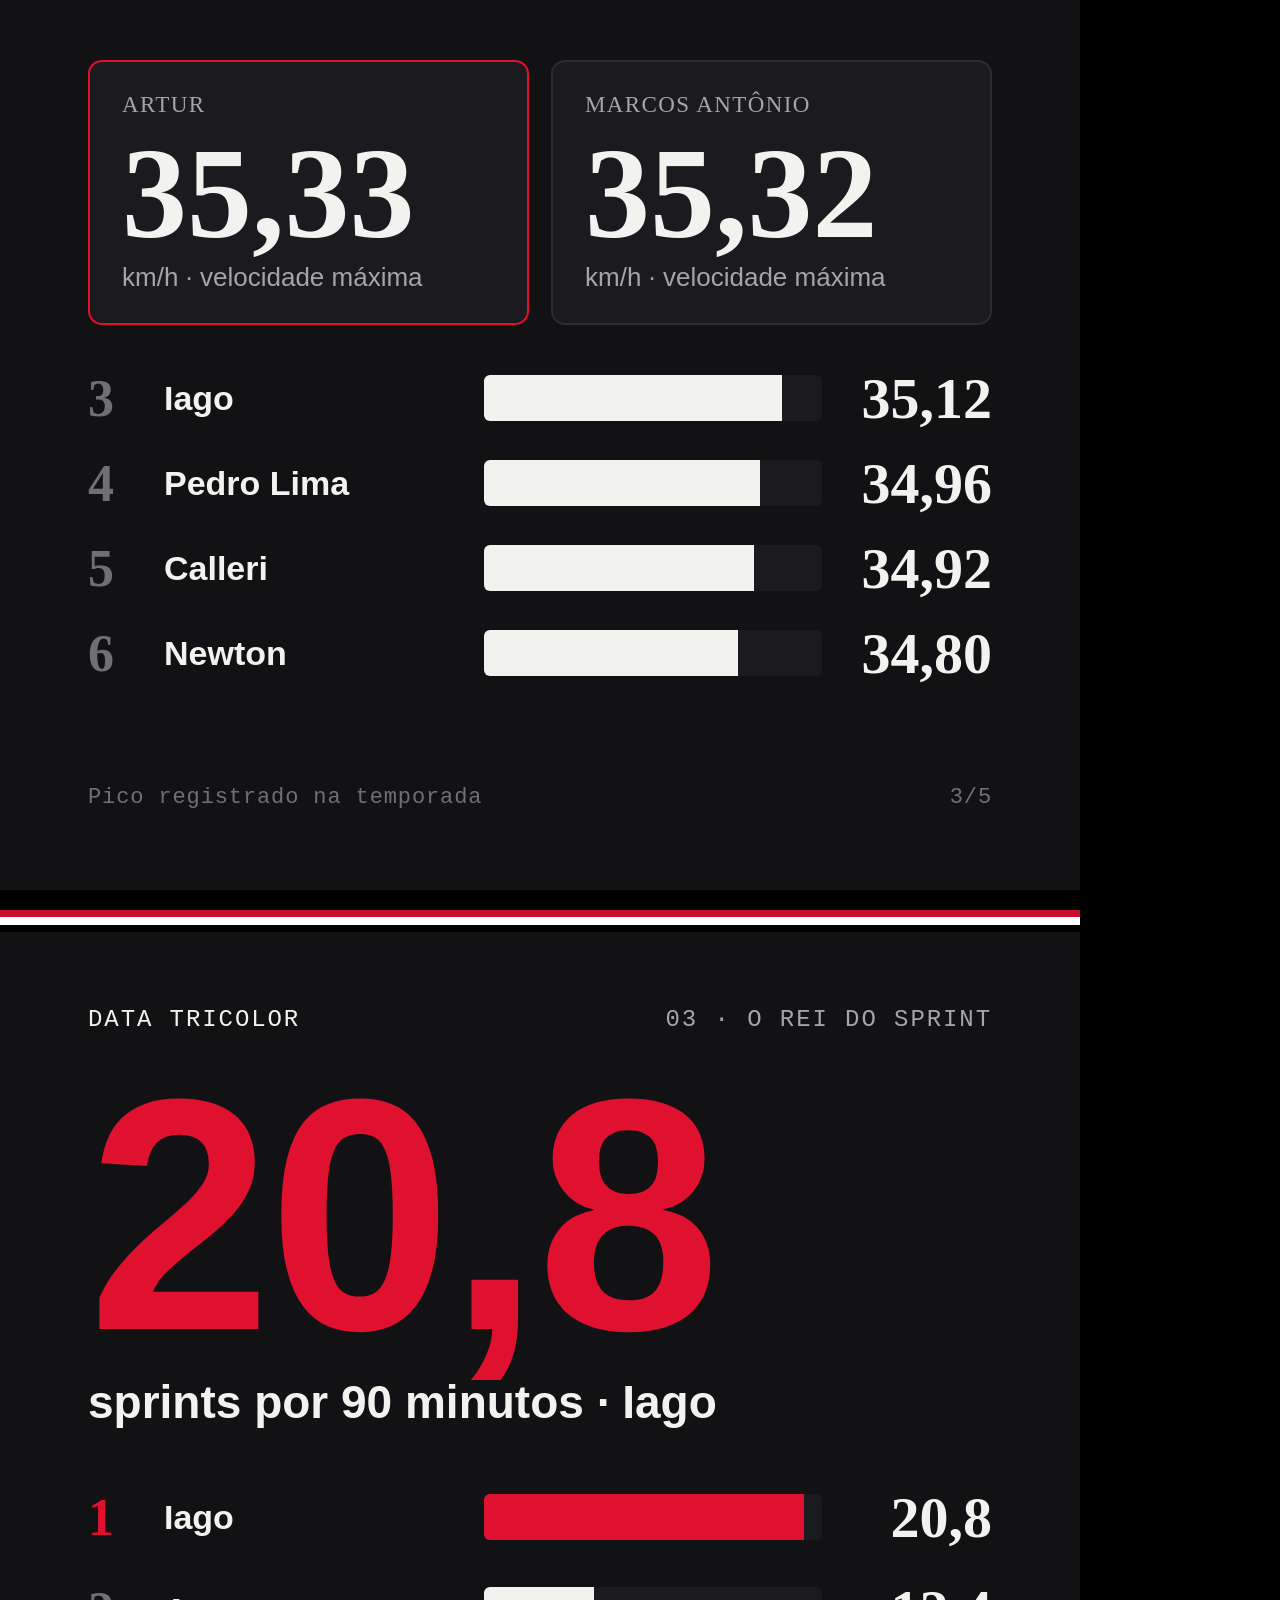
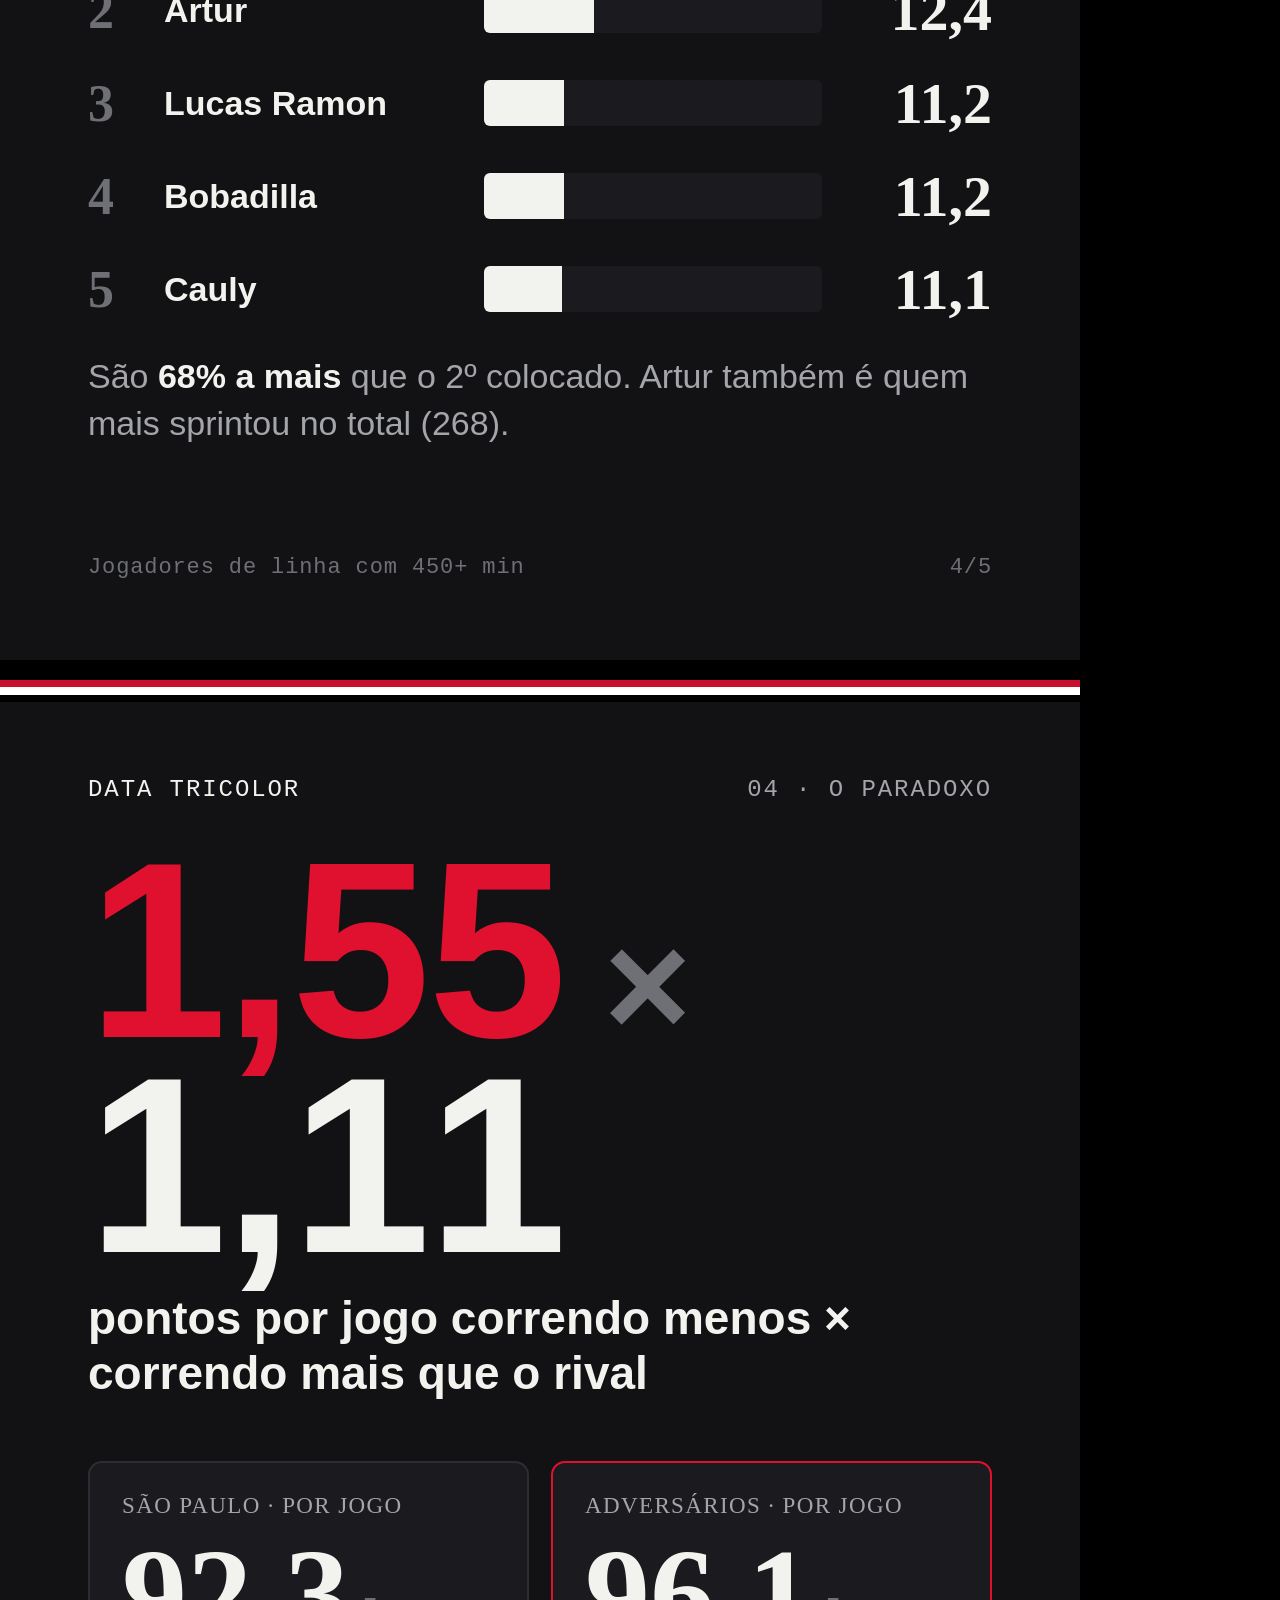
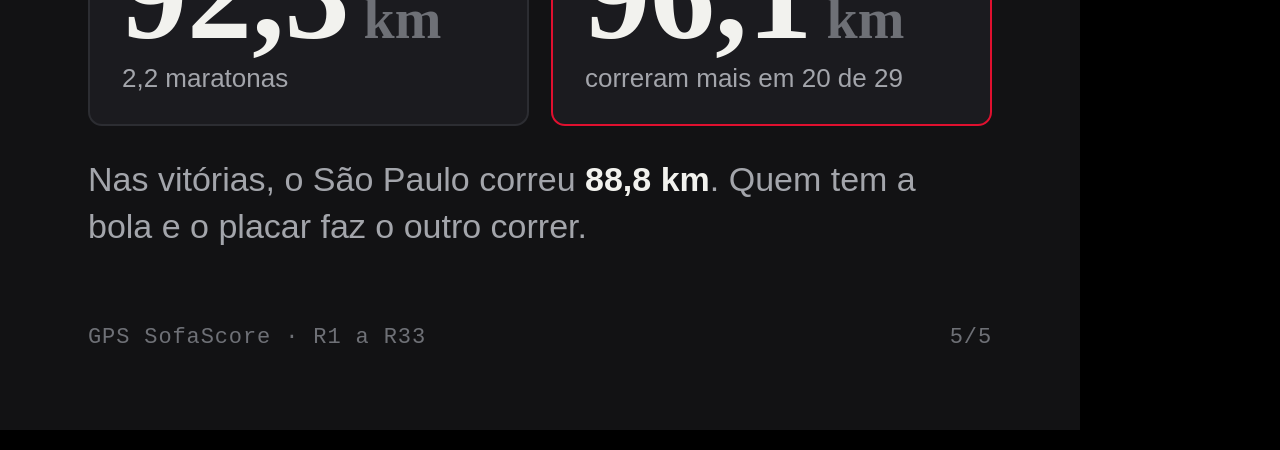
<file: social/moldes/carrossel-ranking-fisico.html>
<!doctype html>
<html lang="pt-BR"><head><meta charset="utf-8">
<style>
/*FONTS*/
:root{--bg:#121214;--ink:#F2F2EE;--muted:#A3A5AB;--faint:#6E7076;--red:#E0102F;--red2:#C8102E;--line:#2C2D32;--card:#1B1B1F;--white:#fff}
*{box-sizing:border-box;margin:0;padding:0}
body{background:#000}
.s{width:1080px;height:1350px;background:var(--bg);color:var(--ink);position:relative;overflow:hidden;font-family:Archivo,sans-serif;margin-bottom:20px;display:flex;flex-direction:column;padding:96px 88px 80px}
.s::before{content:"";position:absolute;left:0;right:0;top:0;height:22px;background:linear-gradient(to bottom,var(--red2) 0 33.3%,#fff 33.3% 66.6%,#000 66.6% 100%)}
.top{display:flex;justify-content:space-between;font-family:"IBM Plex Mono",monospace;font-size:24px;letter-spacing:.08em;text-transform:uppercase;color:var(--muted)}
.top b{color:var(--ink);font-weight:500}
.foot{margin-top:auto;display:flex;justify-content:space-between;align-items:flex-end;font-family:"IBM Plex Mono",monospace;font-size:22px;color:var(--faint);letter-spacing:.04em}
.foot .h{color:var(--ink);font-weight:700;font-size:26px}
.kick{font-family:"IBM Plex Mono",monospace;font-size:28px;letter-spacing:.1em;text-transform:uppercase;color:var(--red);margin-top:70px}
.big{font-family:"Big Shoulders Display",sans-serif;font-weight:900;line-height:.86;letter-spacing:-.01em;text-transform:uppercase}
.h1{font-size:200px;margin-top:28px}
.h1 em{font-style:normal;color:var(--red)}
.lede{font-size:44px;line-height:1.28;margin-top:44px;color:var(--ink);max-width:880px;font-weight:500}
.lede b{font-weight:800;color:var(--white)}
.small{font-size:34px;line-height:1.38;color:var(--muted);margin-top:30px;max-width:880px}
.small b{color:var(--ink);font-weight:700}
.num{font-size:330px;margin-top:40px}
.num .x{color:var(--faint);font-size:200px}
.num em{font-style:normal;color:var(--red)}
.label{font-size:46px;font-weight:700;margin-top:18px;line-height:1.2}
.swipe{font-family:"IBM Plex Mono",monospace;font-size:30px;color:var(--ink);border:2px solid var(--ink);padding:16px 28px;border-radius:999px}
.bars{margin-top:56px;display:flex;flex-direction:column;gap:30px}
.bar{display:grid;grid-template-columns:150px 1fr 150px;align-items:center;gap:24px;font-size:34px;font-weight:600}
.track{height:54px;background:var(--card);border-radius:6px;overflow:hidden}
.fill{height:100%;background:var(--ink)}
.fill.r{background:var(--red)}
.v{font-family:"Big Shoulders Display";font-weight:800;font-size:58px;text-align:right}
.grid4{display:grid;grid-template-columns:1fr 1fr;gap:22px;margin-top:56px}
.q{background:var(--card);border-radius:14px;padding:30px 32px;border:2px solid var(--line)}
.q.hot{border-color:var(--red)}
.q .t{font-family:"IBM Plex Mono";font-size:23px;color:var(--muted);letter-spacing:.06em;text-transform:uppercase}
.q .n{font-family:"Big Shoulders Display";font-weight:900;font-size:110px;line-height:1;margin-top:10px}
.q .n span{font-size:56px;color:var(--faint)}
.q .d{font-size:26px;color:var(--muted);margin-top:4px}
.split{display:flex;height:120px;margin-top:60px;border-radius:10px;overflow:hidden}
.split div{display:flex;align-items:center;justify-content:center;font-family:"Big Shoulders Display";font-weight:900;font-size:54px}
.legend{display:flex;gap:40px;margin-top:22px;font-size:30px;color:var(--muted)}
.legend i{display:inline-block;width:22px;height:22px;border-radius:4px;margin-right:10px;vertical-align:-2px}
.pitchwrap{display:grid;grid-template-columns:1fr 1fr;gap:36px;margin-top:50px}
.pw .t{font-family:"Big Shoulders Display";font-weight:900;font-size:76px;line-height:1}
.pw .p{font-size:30px;color:var(--muted);margin-top:6px}
.pw .p b{color:var(--ink)}
.pw svg{margin-top:20px;width:100%;height:auto}
.pw.off{opacity:.55}
.cta{display:flex;flex-direction:column;gap:22px;margin-top:56px}
.cta div{display:flex;gap:26px;align-items:baseline;font-size:40px;line-height:1.3;font-weight:500}
.cta span{font-family:"Big Shoulders Display";font-weight:900;color:var(--red);font-size:52px;min-width:60px}
.handle{font-family:"Big Shoulders Display";font-weight:900;font-size:120px;text-transform:none;margin-top:60px;letter-spacing:-.01em}
</style><style>
.rk{display:flex;flex-direction:column;gap:26px;margin-top:54px}
.rk .r{display:grid;grid-template-columns:56px 300px 1fr 150px;align-items:center;gap:20px;font-size:34px;font-weight:600}
.rk .r .i{font-family:"Big Shoulders Display";font-weight:900;font-size:52px;color:var(--faint)}
.rk .r.lead .i{color:var(--red)}
.rk .track{height:46px}
.vs{display:grid;grid-template-columns:1fr 1fr;gap:22px;margin-top:60px}
.vs .q .n{font-size:130px}
</style></head><body>
<section class="s" id="s1"><div class="top"><b>Data Tricolor</b><span>Ranking do elenco · Físico</span></div>
<div class="kick">GPS · 29 rodadas rastreadas · 1/5</div>
<div class="big h1" style="font-size:172px;line-height:.95">Quem corre<br>mais e quem<br>é <em>o mais<br>rápido</em></div>
<p class="lede">E por que correr mais não tem garantido ponto para o São Paulo.</p>
<div class="foot"><span class="h">@data_tricolor</span><span class="swipe">Arrasta →</span></div></section>

<section class="s" id="s2"><div class="top"><b>Data Tricolor</b><span>01 · Quem mais corre</span></div>
<div class="big num" style="font-size:280px"><em>11,02</em></div>
<div class="label">km por 90 minutos · Marcos Antônio</div>
<div class="rk"><div class="r lead"><span class="i">1</span><span>Marcos Antônio</span><div class="track"><div class="fill r" style="width:96.2%"></div></div><span class="v">11,02</span></div><div class="r"><span class="i">2</span><span>Iago</span><div class="track"><div class="fill" style="width:95.7%"></div></div><span class="v">11,01</span></div><div class="r"><span class="i">3</span><span>Danielzinho</span><div class="track"><div class="fill" style="width:79.5%"></div></div><span class="v">10,67</span></div><div class="r"><span class="i">4</span><span>Pedro Lima</span><div class="track"><div class="fill" style="width:67.1%"></div></div><span class="v">10,41</span></div><div class="r"><span class="i">5</span><span>Bobadilla</span><div class="track"><div class="fill" style="width:67.1%"></div></div><span class="v">10,41</span></div></div>
<p class="small">Também é quem mais correu no total: <b>208 km rastreados</b>, mais que ir e voltar de São Paulo a Campinas.</p>
<div class="foot"><span>Jogadores de linha com 450+ min</span><span>2/5</span></div></section>

<section class="s" id="s3"><div class="top"><b>Data Tricolor</b><span>02 · O mais rápido</span></div>
<div class="big num" style="font-size:260px">0,01</div>
<div class="label">km/h separam o 1º do 2º</div>
<div class="vs"><div class="q hot"><div class="t">Artur</div><div class="n">35,33</div><div class="d">km/h · velocidade máxima</div></div><div class="q"><div class="t">Marcos Antônio</div><div class="n">35,32</div><div class="d">km/h · velocidade máxima</div></div></div>
<div class="rk" style="margin-top:40px;gap:18px"><div class="r"><span class="i">3</span><span>Iago</span><div class="track"><div class="fill" style="width:88.3%"></div></div><span class="v">35,12</span></div><div class="r"><span class="i">4</span><span>Pedro Lima</span><div class="track"><div class="fill" style="width:81.7%"></div></div><span class="v">34,96</span></div><div class="r"><span class="i">5</span><span>Calleri</span><div class="track"><div class="fill" style="width:80.0%"></div></div><span class="v">34,92</span></div><div class="r"><span class="i">6</span><span>Newton</span><div class="track"><div class="fill" style="width:75.0%"></div></div><span class="v">34,80</span></div></div>
<div class="foot"><span>Pico registrado na temporada</span><span>3/5</span></div></section>

<section class="s" id="s4"><div class="top"><b>Data Tricolor</b><span>03 · O rei do sprint</span></div>
<div class="big num"><em>20,8</em></div>
<div class="label">sprints por 90 minutos · Iago</div>
<div class="rk"><div class="r lead"><span class="i">1</span><span>Iago</span><div class="track"><div class="fill r" style="width:94.8%"></div></div><span class="v">20,8</span></div><div class="r"><span class="i">2</span><span>Artur</span><div class="track"><div class="fill" style="width:32.6%"></div></div><span class="v">12,4</span></div><div class="r"><span class="i">3</span><span>Lucas Ramon</span><div class="track"><div class="fill" style="width:23.7%"></div></div><span class="v">11,2</span></div><div class="r"><span class="i">4</span><span>Bobadilla</span><div class="track"><div class="fill" style="width:23.7%"></div></div><span class="v">11,2</span></div><div class="r"><span class="i">5</span><span>Cauly</span><div class="track"><div class="fill" style="width:23.0%"></div></div><span class="v">11,1</span></div></div><p class="small">São <b>68% a mais</b> que o 2º colocado. Artur também é quem mais sprintou no total (268).</p>
<div class="foot"><span>Jogadores de linha com 450+ min</span><span>4/5</span></div></section>

<section class="s" id="s5"><div class="top"><b>Data Tricolor</b><span>04 · O paradoxo</span></div>
<div class="big num" style="font-size:250px"><em>1,55</em><span class="x" style="font-size:150px"> × </span>1,11</div>
<div class="label">pontos por jogo correndo menos × correndo mais que o rival</div>
<div class="vs"><div class="q"><div class="t">São Paulo · por jogo</div><div class="n">92,3<span> km</span></div><div class="d">2,2 maratonas</div></div><div class="q hot"><div class="t">Adversários · por jogo</div><div class="n">96,1<span> km</span></div><div class="d">correram mais em 20 de 29</div></div></div>
<p class="small">Nas vitórias, o São Paulo correu <b>88,8 km</b>. Quem tem a bola e o placar faz o outro correr.</p>
<div class="foot"><span>GPS SofaScore · R1 a R33</span><span>5/5</span></div></section>
</body></html>
</file>
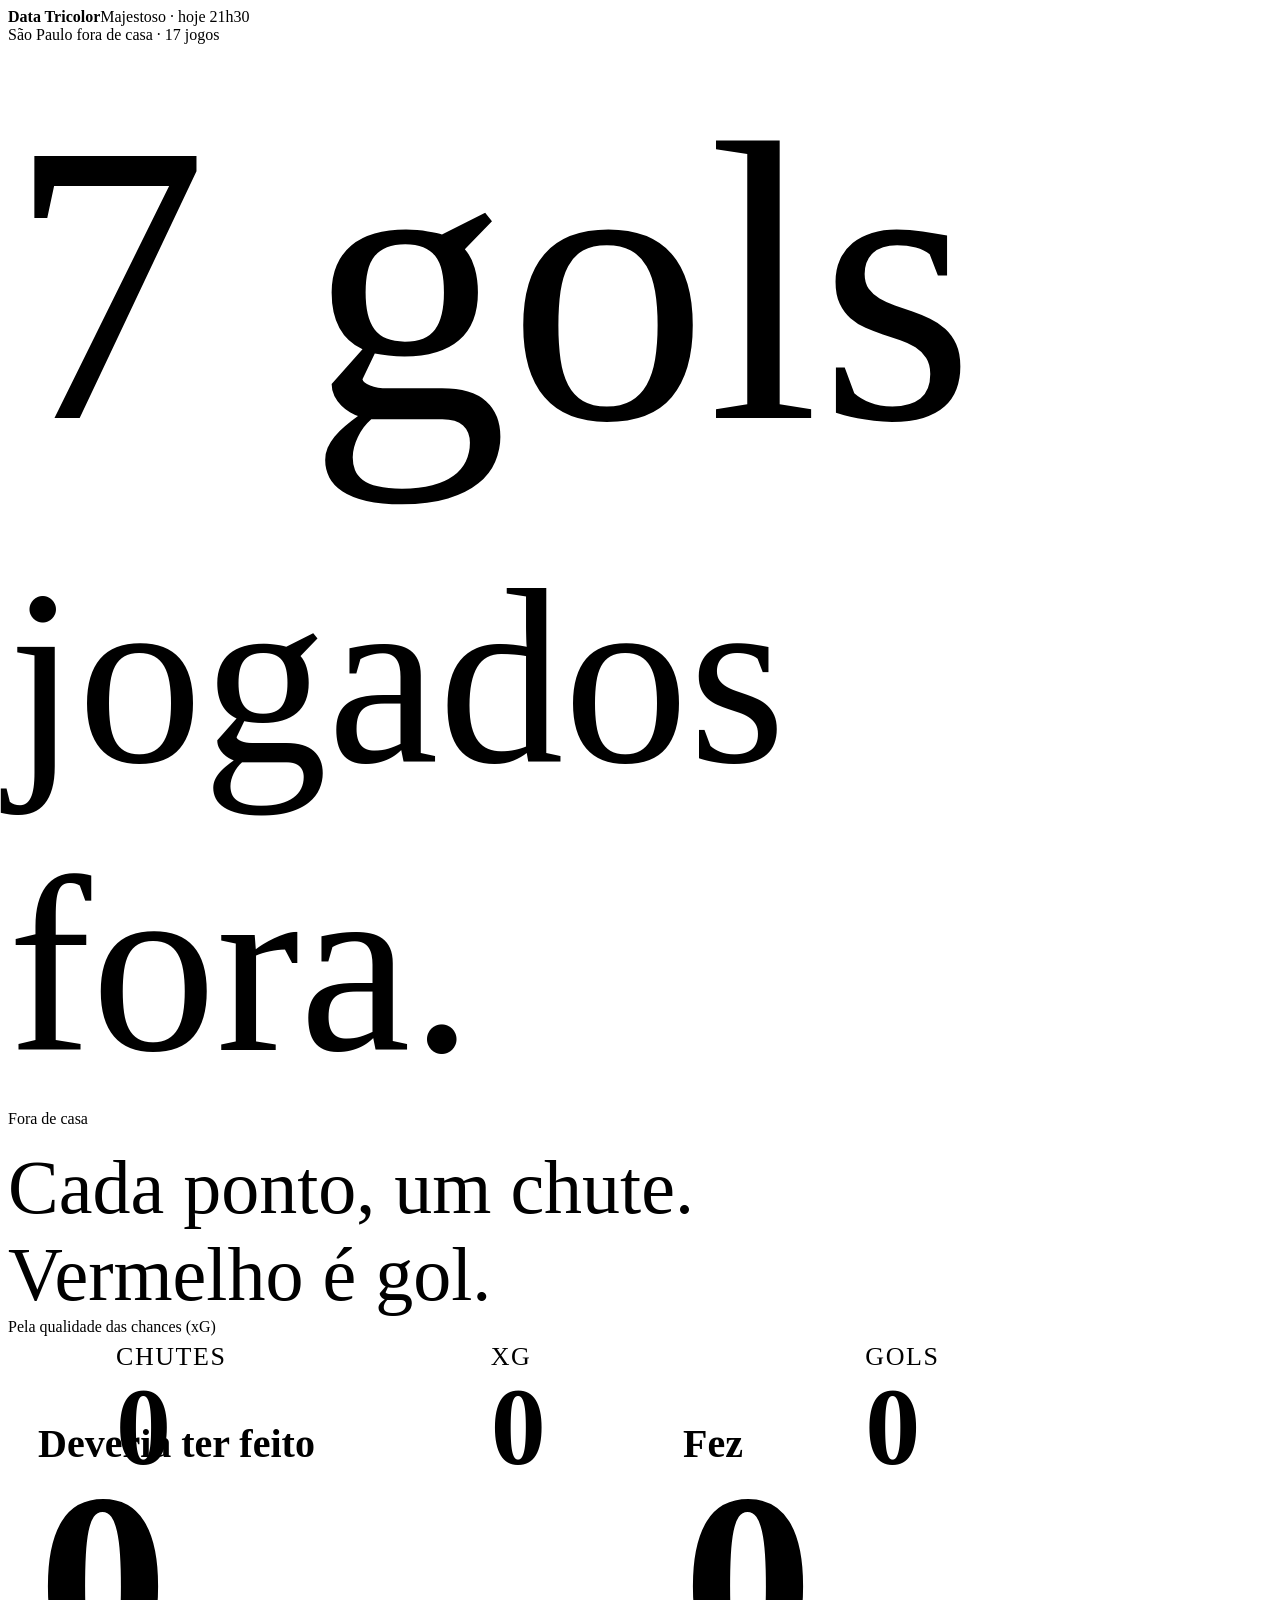
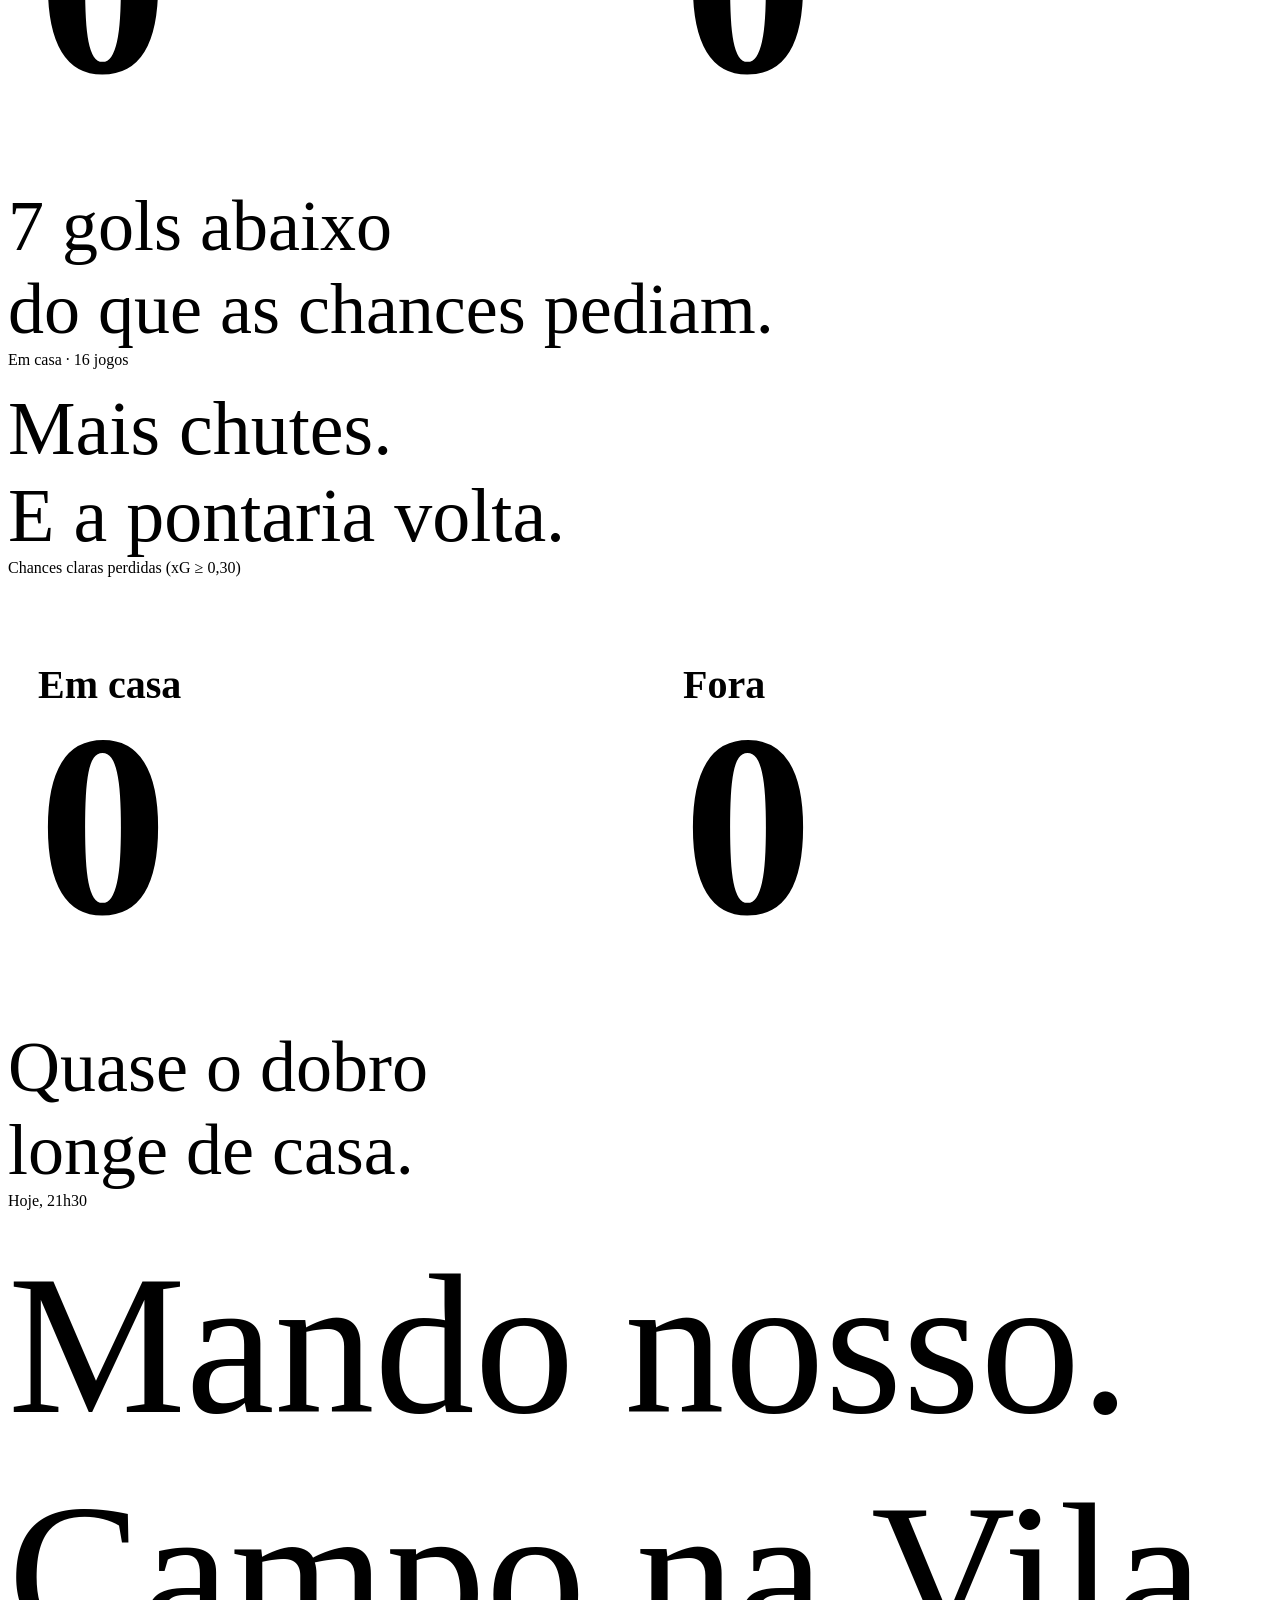
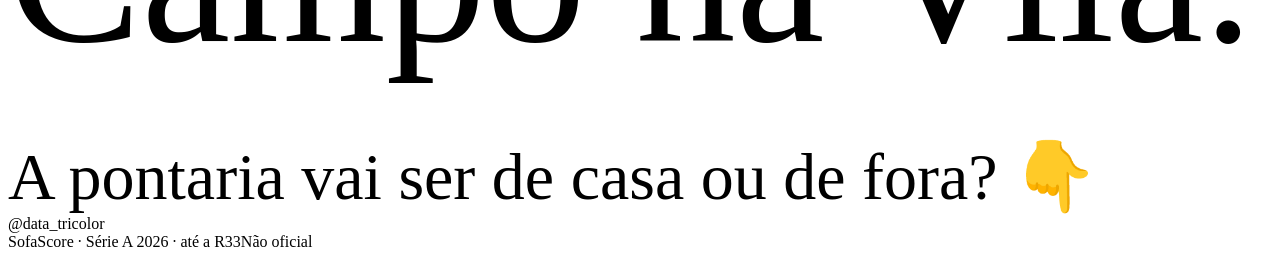
<file: social/moldes/reels-dinamico-chutes.html>
<!doctype html>
<html lang="pt-BR"><head><meta charset="utf-8">
<style>
/*BASE*/
#pitchwrap{position:absolute;left:90px;right:90px;top:690px;height:594px;z-index:3}
#pitch{width:900px;height:594px;display:block;overflow:visible}
.cnt{position:absolute;left:90px;right:90px;top:1320px;display:flex;gap:24px;z-index:3}
.cnt div{flex:1;background:var(--card);border:2px solid var(--line);border-radius:18px;padding:22px 26px}
.cnt b{display:block;font-family:"Big Shoulders Display";font-weight:900;font-size:110px;line-height:1}
.cnt span{font-family:"IBM Plex Mono";font-size:26px;color:var(--muted);letter-spacing:.06em;text-transform:uppercase}
.mini{position:absolute;left:90px;right:90px;top:250px;z-index:3}
.vs{display:flex;gap:26px;margin-top:50px}
.vs div{flex:1;background:var(--card);border:2px solid var(--line);border-radius:18px;padding:34px 30px}
.vs b{display:block;font-family:"Big Shoulders Display";font-weight:900;font-size:260px;line-height:.9}
.vs span{font-size:40px;color:var(--muted);font-weight:700}
</style></head><body>
<div id="v">
 <div id="grid"></div><div id="glow"></div>
 <div class="brand"><b>Data Tricolor</b><span class="live"><i id="dot"></i>Majestoso · hoje 21h30</span></div>
 <div id="cam">

  <!-- S0 · gancho -->
  <section class="scene" id="s0">
    <div class="k" data-at="0">São Paulo fora de casa · 17 jogos</div>
    <div class="big" style="font-size:400px;margin-top:10px;color:var(--red)" data-at="0">7 gols</div>
    <div class="big" style="font-size:250px;margin-top:20px" data-at="0">jogados<br>fora.</div>
  </section>

  <!-- S1/S3 · mapa (texto em cima, campo e contadores fixos fora das cenas) -->
  <section class="scene" id="s1" style="justify-content:flex-start;top:240px">
    <div class="k" data-at="0">Fora de casa</div>
    <div class="t" style="font-size:76px;margin-top:16px"><span class="w" data-at="0">Cada ponto, um chute.</span><br><span class="w" data-at="0.5" style="color:var(--red)">Vermelho é gol.</span></div>
  </section>

  <section class="scene" id="s2">
    <div class="k" data-at="0">Pela qualidade das chances (xG)</div>
    <div class="vs">
      <div data-at="0.15"><span>Deveria ter feito</span><b id="q1">0</b></div>
      <div data-at="0.55"><span>Fez</span><b id="q2" style="color:var(--red)">0</b></div>
    </div>
    <div class="t" style="font-size:72px;margin-top:50px"><span class="w" data-at="1.1">7 gols abaixo</span><br><span class="w" data-at="1.25">do que as chances pediam.</span></div>
  </section>

  <section class="scene" id="s3" style="justify-content:flex-start;top:240px">
    <div class="k" data-at="0">Em casa · 16 jogos</div>
    <div class="t" style="font-size:76px;margin-top:16px"><span class="w" data-at="0">Mais chutes.</span><br><span class="w" data-at="0.4">E a pontaria volta.</span></div>
  </section>

  <section class="scene" id="s4">
    <div class="k" data-at="0">Chances claras perdidas (xG ≥ 0,30)</div>
    <div class="vs">
      <div data-at="0.15"><span>Em casa</span><b id="c1">0</b></div>
      <div data-at="0.45"><span>Fora</span><b id="c2" style="color:var(--red)">0</b></div>
    </div>
    <div class="t" style="font-size:72px;margin-top:50px"><span class="w" data-at="1.0">Quase o dobro</span><br><span class="w" data-at="1.15">longe de casa.</span></div>
  </section>

  <section class="scene" id="s5">
    <div class="k" data-at="0">Hoje, 21h30</div>
    <div class="big" style="font-size:200px;margin-top:20px"><span class="w" data-at="0.1">Mando nosso.</span><br><span class="w" data-at="0.35" style="color:var(--red)">Campo na Vila.</span></div>
    <div class="t" style="font-size:66px;margin-top:50px"><span class="w" data-at="0.9">A pontaria vai ser de casa ou de fora? 👇</span></div>
    <div class="handle"><span class="w" data-at="1.4">@data_tricolor</span></div>
  </section>
 </div>

 <div id="pitchwrap"><svg id="pitch" viewBox="0 0 100 66"></svg></div>
 <div class="cnt" id="cnt"><div><span>Chutes</span><b id="n1">0</b></div><div><span>xG</span><b id="n2">0</b></div><div><span>Gols</span><b id="n3" style="color:var(--red)">0</b></div></div>

 <div class="foot"><span>SofaScore · Série A 2026 · até a R33</span><span>Não oficial</span></div>
 <div id="flash"></div>
</div>
<script>
/*BASEJS*/
/*SHOTS*/
scenes([['s0',2.4],['s1',5.4],['s2',3.0],['s3',3.8],['s4',3.0],['s5',3.6]]);
const NS='http://www.w3.org/2000/svg';
const sv=$('pitch');
(function(){let h='';for(let k=0;k<6;k++)h+=`<rect x="0" y="${k*11}" width="100" height="11.2" fill="${k%2?'#17181B':'#1B1C20'}"/>`;
  const L='fill="none" stroke="#4A4B52" stroke-width="0.45"';
  h+=`<rect x="0.5" y="0.5" width="99" height="65" ${L}/><rect x="20.4" y="0.5" width="59.2" height="20.6" ${L}/><rect x="36.5" y="0.5" width="27" height="6.9" ${L}/><path d="M40 21.1 A11.5 11.5 0 0 0 60 21.1" ${L}/><path d="M38 65.5 A12 12 0 0 1 62 65.5" ${L}/><rect x="45.5" y="0" width="9" height="1.4" fill="#fff"/>`;
  sv.innerHTML=h+'<g id="dots"></g>';})();
// 1 elemento por chute, reaproveitado nas duas passagens (fora → casa)
const AW=SHOTS.filter(s=>s[0]===0),HM=SHOTS.filter(s=>s[0]===1);
const POOL=[];for(let i=0;i<Math.max(AW.length,HM.length);i++){const c=document.createElementNS(NS,'circle');$('dots').appendChild(c);POOL.push(c);}
const ring=document.createElementNS(NS,'circle');ring.setAttribute('fill','none');ring.setAttribute('stroke','#E0102F');$('dots').appendChild(ring);
function drawSet(list,a,d,t,fade){let n=0,xg=0,g=0,lastGoal=null;
  POOL.forEach((c,i)=>{const s=list[i];if(!s){c.setAttribute('r',0);return}
    const at=a+d*i/list.length,k=(t-at)/0.25;if(k<0){c.setAttribute('r',0);return}
    n++;xg+=s[3];const goal=s[4]==='g';if(goal){g++;lastGoal=[s,at]}
    const r=(0.9+Math.sqrt(s[3])*4.2)*(goal?back(k):ease(k));
    c.setAttribute('cx',s[1]);c.setAttribute('cy',s[2]);c.setAttribute('r',Math.max(0,r));
    if(goal){c.setAttribute('fill','#E0102F');c.setAttribute('stroke','#fff');c.setAttribute('stroke-width',0.3);c.setAttribute('fill-opacity',fade)}
    else{c.setAttribute('fill','#fff');c.setAttribute('stroke','none');c.setAttribute('fill-opacity',(s[4]==='s'?0.75:0.3)*fade)}});
  if(lastGoal){const q=clamp((t-lastGoal[1])/0.5);ring.setAttribute('cx',lastGoal[0][1]);ring.setAttribute('cy',lastGoal[0][2]);ring.setAttribute('r',2+q*9);ring.setAttribute('stroke-width',0.8*(1-q));ring.setAttribute('opacity',fade*(1-q))}else ring.setAttribute('opacity',0);
  return [n,xg,g];}
window.render=function(t){
  base(t);$('dot').style.opacity=0.35+0.65*Math.abs(Math.sin(t*3));
  const a1=T('s1'),a3=T('s3');
  // campo aparece em S1 e S3 (em S0 fica de marca d'água ao fundo)
  const inMap=(t>=a1&&t<T('s2'))||(t>=a3&&t<T('s4'));
  const wrap=$('pitchwrap'),cnt=$('cnt');
  if(t<a1){wrap.style.opacity=0.0;cnt.style.opacity=0}
  else{wrap.style.opacity=inMap?1:0;cnt.style.opacity=inMap?1:0}
  let r=[0,0,0];
  if(t>=a1&&t<a3) r=drawSet(AW,a1+0.5,4.2,t,1);
  if(t>=a3) r=drawSet(HM,a3+0.3,2.8,t,1);
  $('n1').textContent=r[0];$('n2').textContent=fmt(r[1],1);$('n3').textContent=r[2];
  wrap.style.transform=`scale(${inMap?1.0+0.02*Math.sin(t*2):1})`;
  count($('q1'),21,T('s2')+0.2,1.0,t);count($('q2'),14,T('s2')+0.6,0.9,t);
  count($('c1'),6,T('s4')+0.2,0.6,t);count($('c2'),11,T('s4')+0.5,0.8,t);
};
render(0);
</script></body></html>
</file>
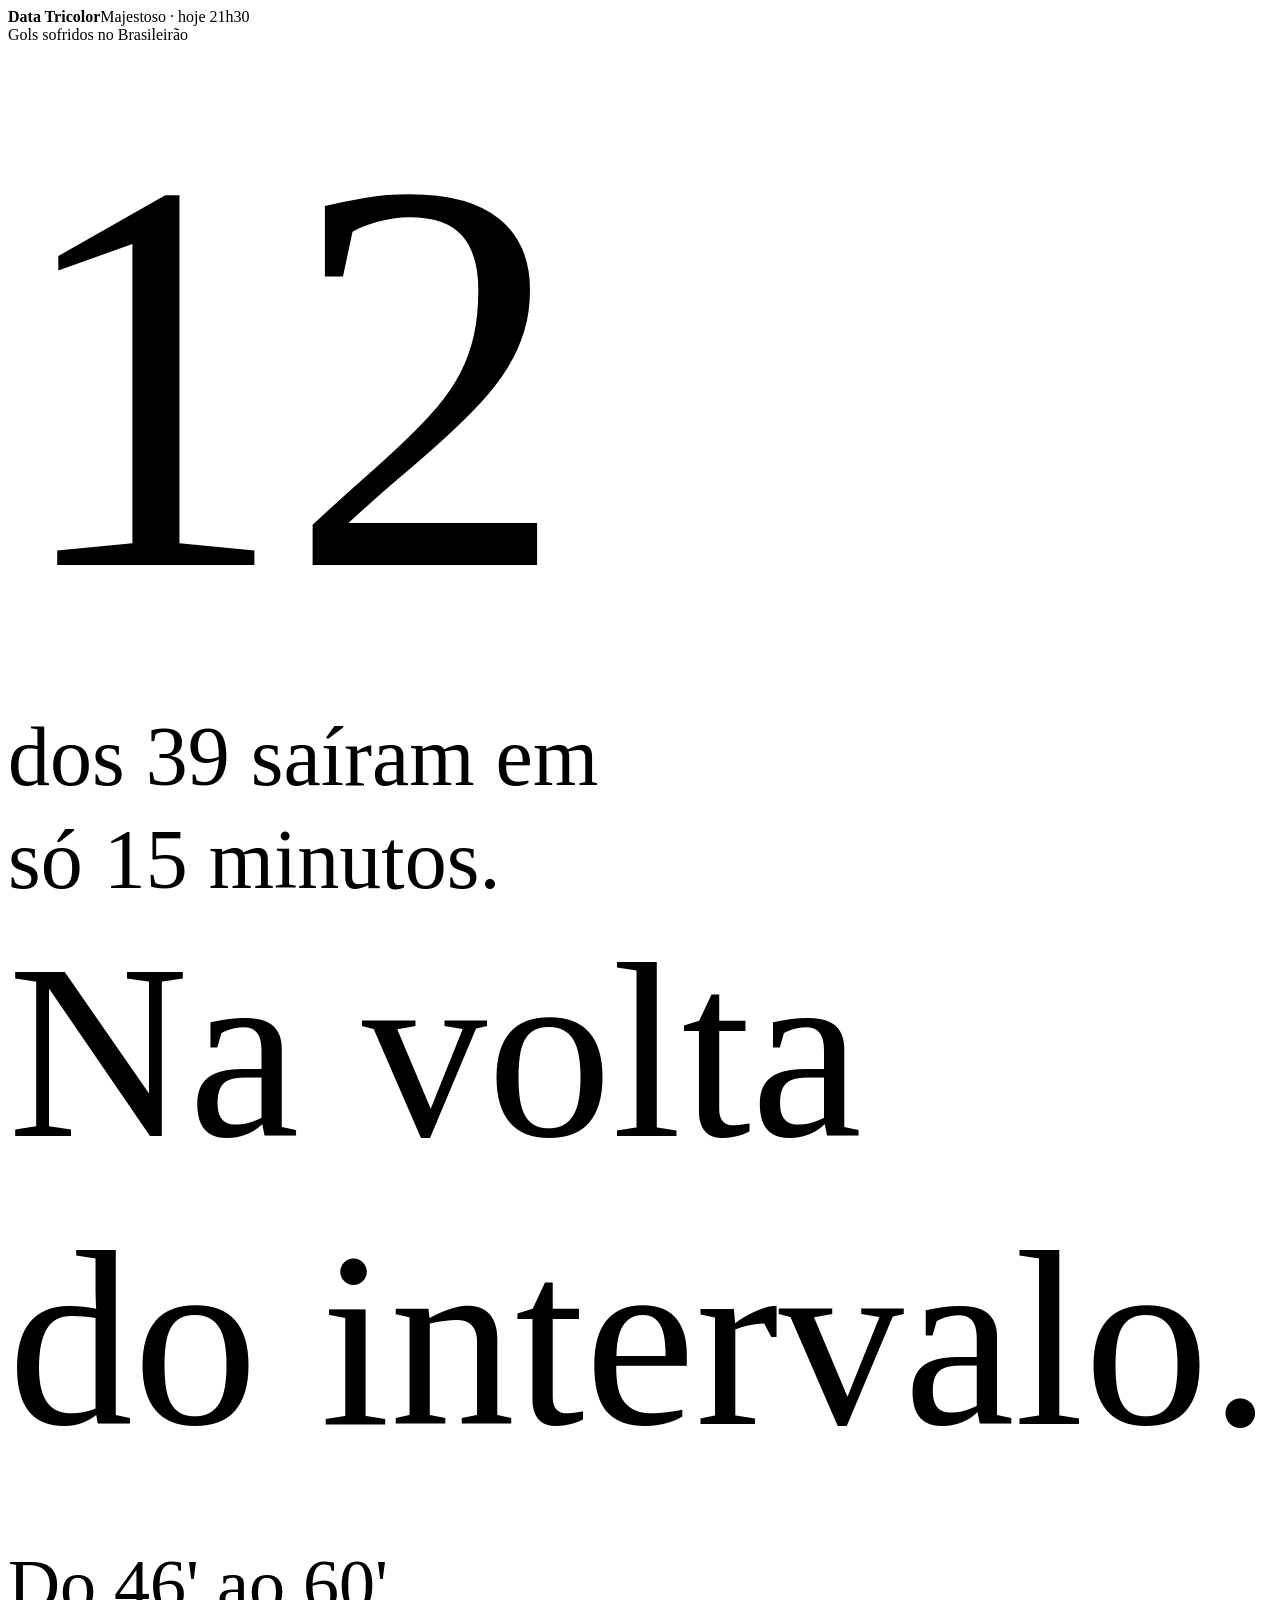
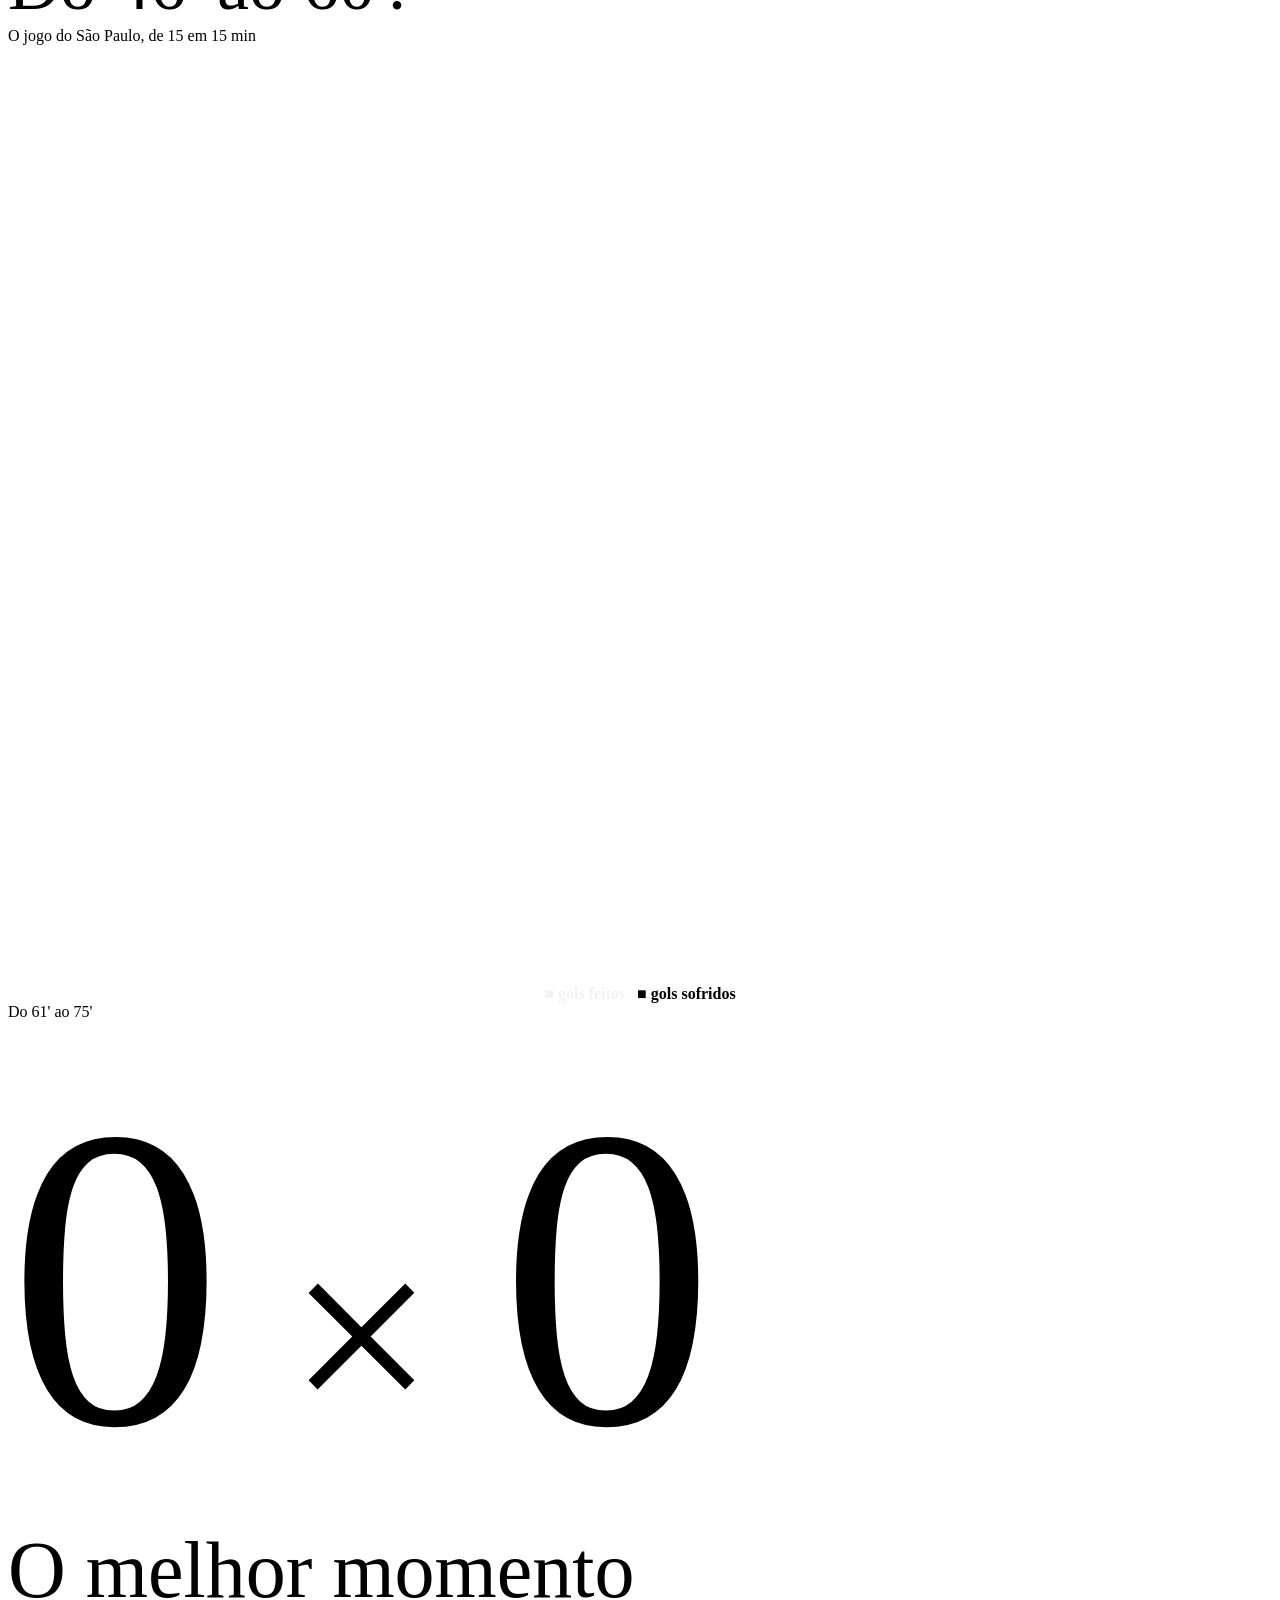
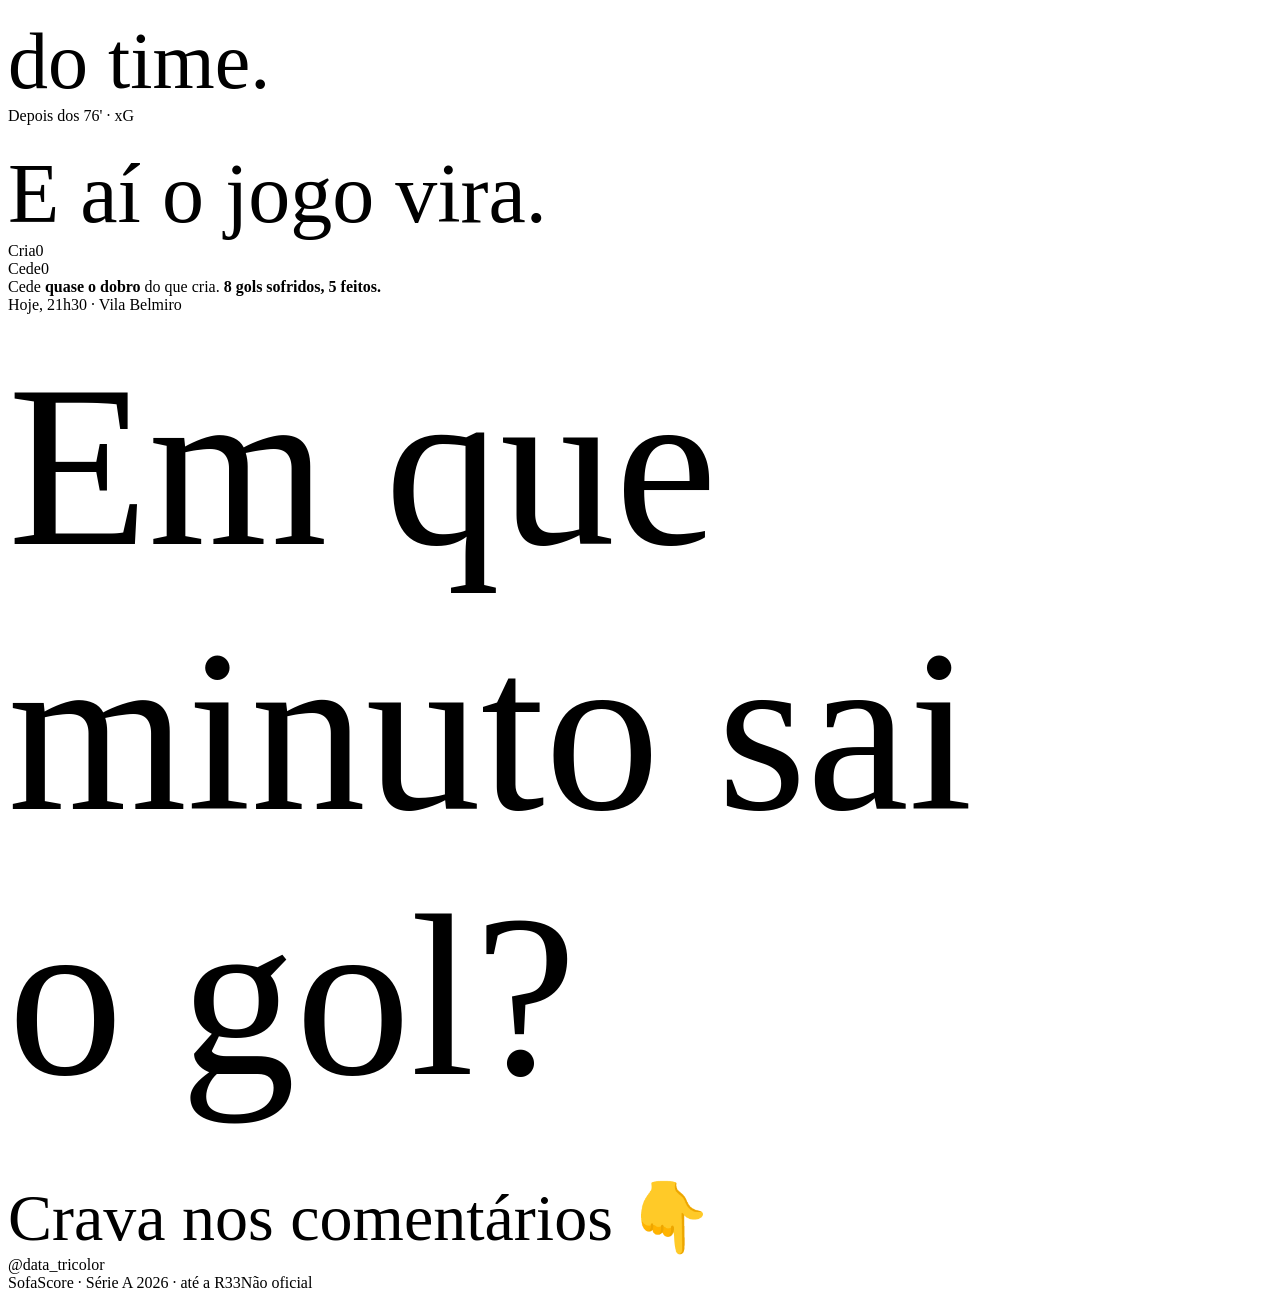
<file: social/moldes/reels-dinamico-relogio.html>
<!doctype html>
<html lang="pt-BR"><head><meta charset="utf-8">
<style>
/*BASE*/
#clock{width:900px;height:900px;display:block;margin:10px auto 0;overflow:visible}
.sl{font-family:"IBM Plex Mono";font-size:30px;fill:#A3A5AB;text-anchor:middle}
.sv{font-family:"Big Shoulders Display";font-weight:900;font-size:62px;text-anchor:middle;fill:#F2F2EE}
.cs{font-family:"Big Shoulders Display";font-weight:900;font-size:190px;text-anchor:middle;fill:#F2F2EE}
.cl{font-family:"IBM Plex Mono";font-size:28px;text-anchor:middle;fill:#A3A5AB;letter-spacing:.08em}
</style></head><body>
<div id="v">
 <div id="grid"></div><div id="glow"></div>
 <div class="brand"><b>Data Tricolor</b><span class="live"><i id="dot"></i>Majestoso · hoje 21h30</span></div>
 <div id="cam">

  <!-- S0 · gancho: legível já no 1º frame -->
  <section class="scene" id="s0">
    <div class="k" data-at="0">Gols sofridos no Brasileirão</div>
    <div class="big" style="font-size:560px;color:var(--red);margin-top:10px" data-at="0"><span id="h12">12</span></div>
    <div class="t" style="font-size:84px;margin-top:10px" data-at="0">dos 39 saíram em</div>
    <div class="t" style="font-size:84px;margin-top:6px"><span class="w hl" data-at="0">só 15 minutos.</span></div>
  </section>

  <!-- S1 · qual janela -->
  <section class="scene" id="s1">
    <div class="big" style="font-size:250px"><span class="w" data-at="0">Na</span> <span class="w" data-at="0.18">volta</span><br><span class="w" data-at="0.36">do</span> <span class="w" data-at="0.5" style="color:var(--red)">intervalo.</span></div>
    <div class="t" style="font-size:72px;margin-top:60px"><span class="w" data-at="0.8">Do 46' ao 60'.</span></div>
  </section>

  <!-- S2 · o relógio inteiro -->
  <section class="scene" id="s2" style="justify-content:flex-start;top:250px">
    <div class="k">O jogo do São Paulo, de 15 em 15 min</div>
    <svg id="clock" viewBox="0 0 900 900"></svg>
    <div class="p" style="margin-top:30px;text-align:center" id="leg"><b style="color:#F2F2EE">■ gols feitos</b> &nbsp; <b style="color:var(--red)">■ gols sofridos</b></div>
  </section>

  <!-- S3 · melhor momento -->
  <section class="scene" id="s3">
    <div class="k" data-at="0">Do 61' ao 75'</div>
    <div class="big" style="font-size:430px;margin-top:10px"><span id="m11">0</span><span style="color:var(--faint);font-size:260px"> × </span><span id="m3" style="color:var(--red)">0</span></div>
    <div class="t" style="font-size:80px"><span class="w" data-at="0.7">O melhor momento</span><br><span class="w" data-at="0.9">do time.</span></div>
  </section>

  <!-- S4 · o fim do jogo -->
  <section class="scene" id="s4">
    <div class="k" data-at="0">Depois dos 76' · xG</div>
    <div class="t" style="font-size:84px;margin-top:20px" data-at="0">E aí o jogo vira.</div>
    <div class="bl"><span>Cria</span><span id="x1">0</span></div>
    <div class="bar"><div id="b1" style="background:#F2F2EE"></div></div>
    <div class="bl"><span style="color:var(--red)">Cede</span><span id="x2" style="color:var(--red)">0</span></div>
    <div class="bar"><div id="b2" style="background:var(--red)"></div></div>
    <div class="p"><span class="w" data-at="2.0">Cede <b>quase o dobro</b> do que cria. <b>8 gols sofridos, 5 feitos.</b></span></div>
  </section>

  <!-- S5 · pergunta + marca -->
  <section class="scene" id="s5">
    <div class="k" data-at="0">Hoje, 21h30 · Vila Belmiro</div>
    <div class="big" style="font-size:230px;margin-top:20px"><span class="w" data-at="0.1">Em que</span><br><span class="w" data-at="0.3">minuto sai</span><br><span class="w" data-at="0.5" style="color:var(--red)">o gol?</span></div>
    <div class="t" style="font-size:66px;margin-top:50px"><span class="w" data-at="1.0">Crava nos comentários 👇</span></div>
    <div class="handle"><span class="w" data-at="1.4">@data_tricolor</span></div>
  </section>

 </div>
 <div class="foot"><span>SofaScore · Série A 2026 · até a R33</span><span>Não oficial</span></div>
 <div id="flash"></div>
</div>
<script>
/*BASEJS*/
const J={rot:["0'–15'","16'–30'","31'–45'","46'–60'","61'–75'","76'+"],gf:[5,5,8,5,11,5],gc:[4,4,8,12,3,8]};
scenes([['s0',2.4],['s1',1.9],['s2',6.4],['s3',2.4],['s4',3.4],['s5',3.6]]);
// relógio: 90 min = 360°, 6 setores de 60°
const C=450,R1=380,R2=300,MAX=12;
const pol=(r,a)=>[C+r*Math.cos(a),C+r*Math.sin(a)];
function arc(r,a0,a1){const [x0,y0]=pol(r,a0),[x1,y1]=pol(r,a1);return `M${x0} ${y0} A${r} ${r} 0 ${a1-a0>Math.PI?1:0} 1 ${x1} ${y1}`}
(function(){let h='';
  for(let i=0;i<6;i++){const a0=-Math.PI/2+i*Math.PI/3+0.03,a1=a0+Math.PI/3-0.06;
    h+=`<path d="${arc(R1,a0,a1)}" stroke="#26272C" stroke-width="62" fill="none"/>`;
    h+=`<path id="gf${i}" d="${arc(R1,a0,a1)}" stroke="#F2F2EE" stroke-width="62" fill="none" pathLength="1" stroke-dasharray="0 1"/>`;
    h+=`<path d="${arc(R2,a0,a1)}" stroke="#26272C" stroke-width="62" fill="none"/>`;
    h+=`<path id="gc${i}" d="${arc(R2,a0,a1)}" stroke="#E0102F" stroke-width="62" fill="none" pathLength="1" stroke-dasharray="0 1"/>`;
    const am=(a0+a1)/2,[lx,ly]=pol(R1+70,am),[vx,vy]=pol(205,am);
    h+=`<text class="sl" x="${lx}" y="${ly+10}">${J.rot[i]}</text>`;
    h+=`<g id="v${i}" opacity="0"><text class="sv" x="${vx}" y="${vy+22}">${J.gf[i]}<tspan fill="#6E7076">×</tspan><tspan fill="#E0102F">${J.gc[i]}</tspan></text></g>`;}
  h+=`<line id="hand" x1="${C}" y1="${C}" x2="${C}" y2="${C-R1-40}" stroke="#F2F2EE" stroke-width="8" stroke-linecap="round"/><circle cx="${C}" cy="${C}" r="16" fill="#F2F2EE"/>`;
  h+=`<text class="cl" x="${C}" y="${C-95}">MINUTO</text><text id="min" class="cs" x="${C}" y="${C+95}">0'</text>`;
  $('clock').innerHTML=h})();
window.render=function(t){
  base(t);
  $('dot').style.opacity=0.35+0.65*Math.abs(Math.sin(t*3));
  // S0: o 12 pulsa
  $('h12').style.textShadow=`0 0 ${40+30*Math.sin(t*6)}px rgba(224,16,47,.45)`;
  // S2: ponteiro varre o jogo
  const a=T('s2')+0.4,d=5.0,p=clamp((t-a)/d),m=p*90;
  $('hand').setAttribute('transform',`rotate(${p*360} ${C} ${C})`);$('min').textContent=Math.floor(m)+"'";
  for(let i=0;i<6;i++){const sp=clamp((m-i*15)/15);
    $('gf'+i).setAttribute('stroke-dasharray',`${ease(sp)*J.gf[i]/MAX} 1`);
    $('gc'+i).setAttribute('stroke-dasharray',`${ease(sp)*J.gc[i]/MAX} 1`);
    const vk=back((m-i*15-12)/6);$('v'+i).setAttribute('opacity',clamp((m-i*15-12)/3));
    const [vx,vy]=pol(205,-Math.PI/2+i*Math.PI/3+Math.PI/6);$('v'+i).setAttribute('transform',`translate(${vx} ${vy}) scale(${0.6+0.4*vk}) translate(${-vx} ${-vy})`);}
  // destaque do setor 46-60 no fim da varredura
  const hk=t>a+d?0.5+0.5*Math.sin((t-a-d)*9):0;$('gc3').setAttribute('stroke-width',62+hk*16);
  // S3
  count($('m11'),11,T('s3')+0.1,0.9,t);count($('m3'),3,T('s3')+0.3,0.7,t);
  // S4 barras xG (escala 0–12)
  const k1=ease((t-T('s4')-0.5)/0.9),k2=ease((t-T('s4')-1.1)/1.0);
  $('b1').style.width=(k1*6.0/11*100)+'%';$('x1').textContent=fmt(6.0*k1,1);
  $('b2').style.width=(k2*10.5/11*100)+'%';$('x2').textContent=fmt(10.5*k2,1);
};
render(0);
</script></body></html>
</file>
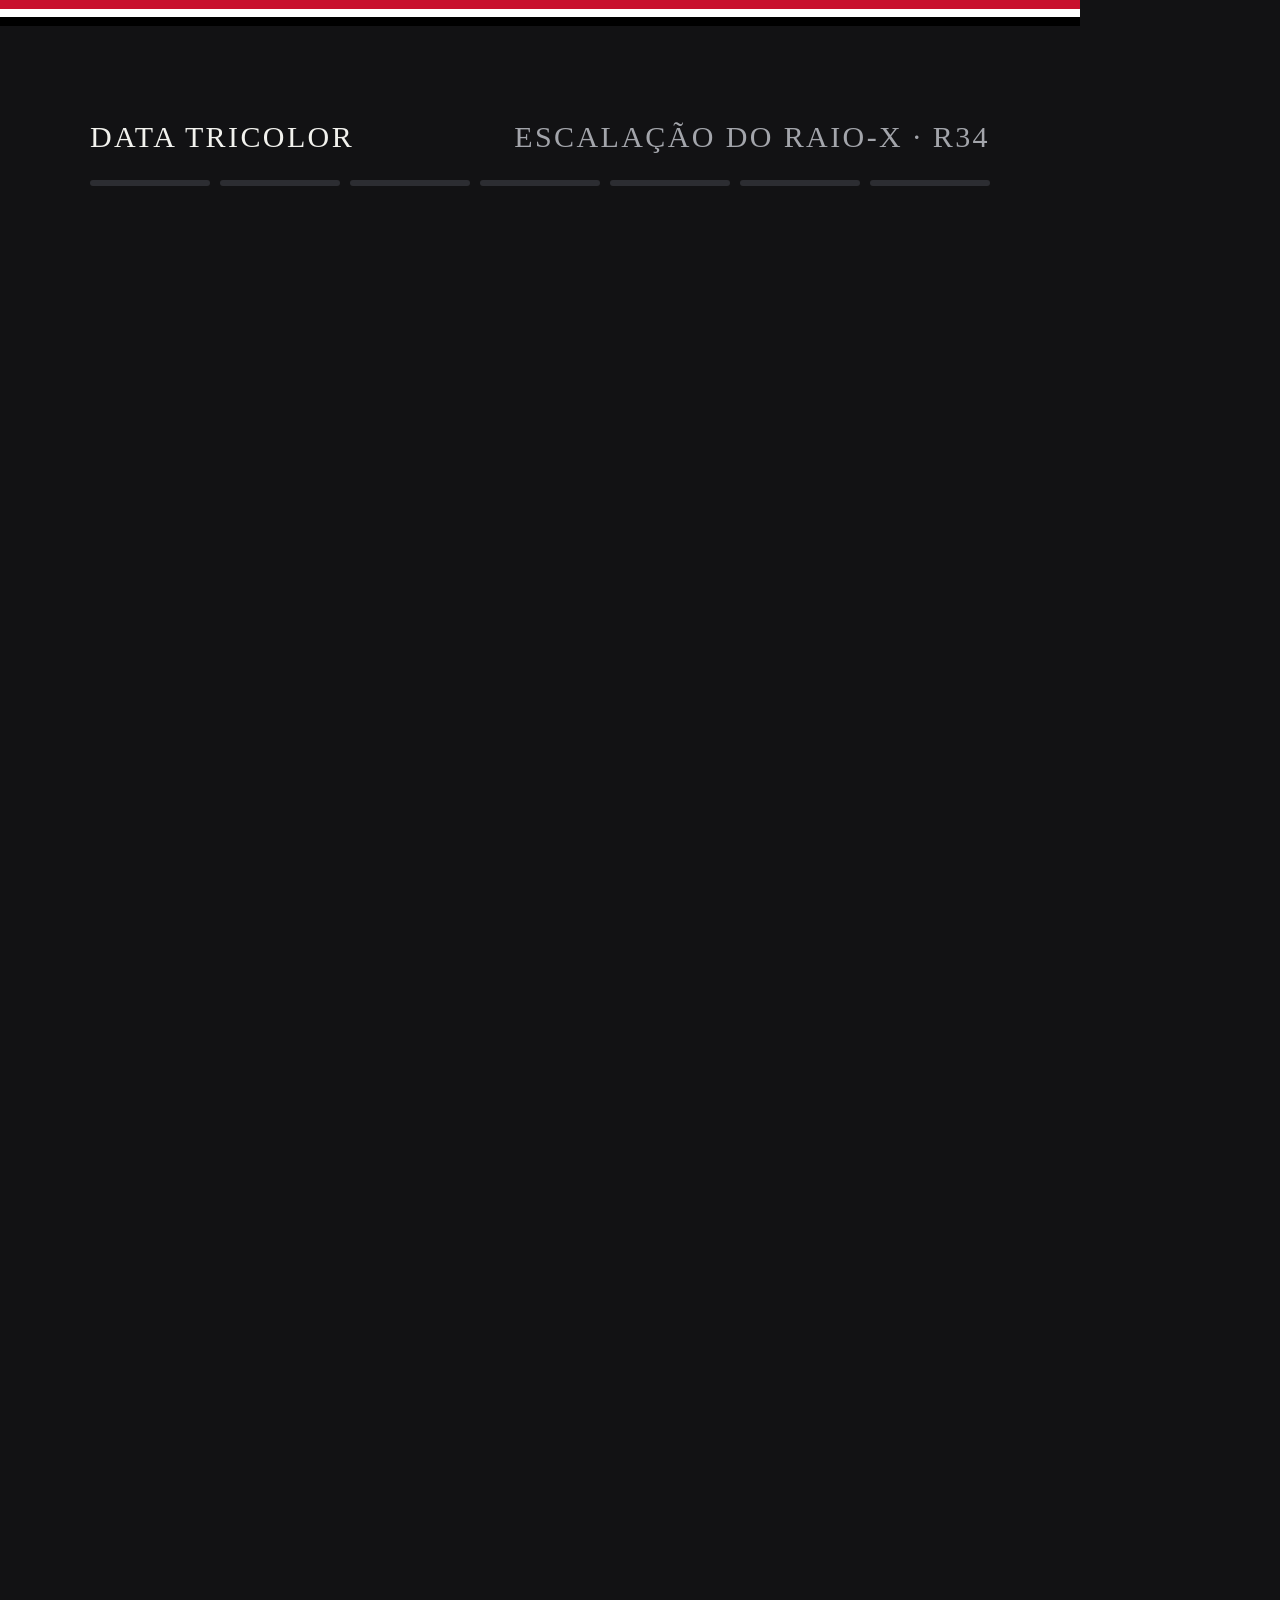
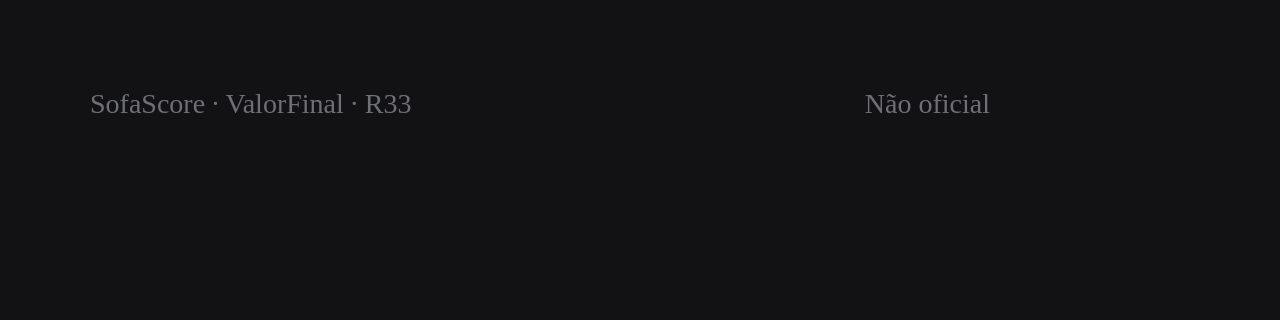
<file: social/moldes/reels-escalacao-r34.html>
<!doctype html>
<html lang="pt-BR"><head><meta charset="utf-8">
<style>
/*FONTS*/
:root{--bg:#121214;--ink:#F2F2EE;--muted:#A3A5AB;--faint:#6E7076;--red:#E0102F;--red2:#C8102E;--line:#2C2D32;--card:#1B1B1F}
*{box-sizing:border-box;margin:0;padding:0}
html,body{width:1080px;height:1920px;overflow:hidden;background:var(--bg)}
#v{width:1080px;height:1920px;position:relative;color:var(--ink);font-family:Archivo,sans-serif;overflow:hidden}
#v::before{content:"";position:absolute;left:0;right:0;top:0;height:26px;background:linear-gradient(to bottom,var(--red2) 0 33.3%,#fff 33.3% 66.6%,#000 66.6% 100%);z-index:5}
.top{position:absolute;top:120px;left:90px;right:90px;display:flex;justify-content:space-between;font-family:"IBM Plex Mono";font-size:30px;letter-spacing:.08em;text-transform:uppercase;color:var(--muted);z-index:4}
.top b{color:var(--ink);font-weight:500}
.prog{position:absolute;left:90px;right:90px;top:180px;height:6px;display:flex;gap:10px;z-index:4}
.prog i{flex:1;background:#2C2D32;border-radius:3px;overflow:hidden;position:relative}
.prog i b{position:absolute;inset:0;background:var(--ink);transform-origin:left;transform:scaleX(0)}
.scene{position:absolute;left:90px;right:90px;top:300px;bottom:330px;display:flex;flex-direction:column;justify-content:center;opacity:0}
.big{font-family:"Big Shoulders Display";font-weight:900;text-transform:uppercase;line-height:.86;letter-spacing:-.01em}
.k{font-family:"IBM Plex Mono";font-size:34px;letter-spacing:.1em;text-transform:uppercase;color:var(--red)}
.t{font-size:56px;font-weight:700;line-height:1.18;margin-top:30px}
.p{font-size:44px;line-height:1.35;color:var(--muted);margin-top:34px}
.p b{color:var(--ink)}
.foot{position:absolute;left:90px;right:90px;bottom:200px;display:flex;justify-content:space-between;font-family:"IBM Plex Mono";font-size:28px;color:var(--faint);z-index:4}
.foot b{color:var(--ink);font-size:32px}
.row{display:flex;gap:26px;margin-top:50px}
.chip{flex:1;background:var(--card);border:2px solid var(--line);border-radius:18px;padding:34px 30px}
.chip .n{font-family:"Big Shoulders Display";font-weight:900;font-size:150px;line-height:1}
.chip .l{font-size:32px;color:var(--muted);margin-top:8px}
.bar{height:70px;background:var(--card);border-radius:8px;overflow:hidden;margin-top:14px}
.bar div{height:100%;background:var(--ink)}
.bl{display:flex;justify-content:space-between;font-size:38px;font-weight:600;margin-top:44px}
.bl span:last-child{font-family:"Big Shoulders Display";font-weight:900;font-size:64px}
</style><style>
.pitch{position:relative;width:820px;height:1080px;margin:30px auto 0;background:#1B1B1F;border:4px solid #55565C;border-radius:18px}
.pitch .ln{position:absolute;border:4px solid #3A3B40}
.pl{position:absolute;transform:translate(-50%,-50%);text-align:center;opacity:0}
.pl i{display:block;width:62px;height:62px;border-radius:50%;background:var(--red);margin:0 auto;box-shadow:0 0 0 6px rgba(224,16,47,.25)}
.pl.gk i{background:#F2F2EE;box-shadow:0 0 0 6px rgba(242,242,238,.2)}
.pl.nw i{background:#FFD23F;box-shadow:0 0 0 6px rgba(255,210,63,.25)}
.pl span{display:block;font-weight:700;font-size:34px;margin-top:10px;white-space:nowrap}
.stack{display:flex;gap:6px;height:130px;margin-top:40px}
.stack div{display:flex;align-items:center;justify-content:center;font-family:"Big Shoulders Display";font-weight:900;font-size:64px;color:#fff;overflow:hidden;white-space:nowrap;width:0}
.legend{display:flex;justify-content:space-between;font-family:"IBM Plex Mono";font-size:30px;color:var(--muted);margin-top:16px}
</style></head><body>
<div id="v">
  <div class="top"><b>Data Tricolor</b><span id="tag">Escalação do Raio-X · R34</span></div>
  <div class="prog" id="prog"></div>

  <section class="scene" id="s0">
    <div class="k">Majestoso · Qua, 4/11 · 21h30</div>
    <div class="big" style="font-size:200px;margin-top:24px">Sem Sabino.<br><span style="color:var(--red)">Sem Marcos<br>Antônio.</span></div>
    <div class="t" style="font-size:64px;margin-top:56px">O time que os dados escalam pro clássico.</div>
  </section>

  <section class="scene" id="s1" style="top:240px">
    <div class="k">3-4-2-1 · Vila Belmiro</div>
    <div class="pitch">
      <div class="ln" style="left:-4px;right:-4px;top:50%;height:0;border-width:4px 0 0"></div>
      <div class="ln" style="left:50%;top:50%;width:200px;height:200px;border-radius:50%;transform:translate(-50%,-50%)"></div>
      <div class="ln" style="left:22%;right:22%;top:-4px;height:150px;border-top:0"></div>
      <div class="ln" style="left:22%;right:22%;bottom:-4px;height:150px;border-bottom:0"></div>
      <div class="pl gk" id="pl0" style="left:50%;top:92%"><i></i><span>Rafael</span></div><div class="pl " id="pl1" style="left:22%;top:76%"><i></i><span>Arboleda</span></div><div class="pl " id="pl2" style="left:50%;top:79%"><i></i><span>Tolói</span></div><div class="pl " id="pl3" style="left:78%;top:76%"><i></i><span>Newton</span></div><div class="pl " id="pl4" style="left:12%;top:54%"><i></i><span>Iago</span></div><div class="pl nw" id="pl5" style="left:37%;top:58%"><i></i><span>Djhordney</span></div><div class="pl " id="pl6" style="left:63%;top:58%"><i></i><span>Bobadilla</span></div><div class="pl nw" id="pl7" style="left:88%;top:54%"><i></i><span>Pedro Lima</span></div><div class="pl " id="pl8" style="left:32%;top:33%"><i></i><span>Artur</span></div><div class="pl " id="pl9" style="left:68%;top:33%"><i></i><span>Luciano</span></div><div class="pl " id="pl10" style="left:50%;top:13%"><i></i><span>Calleri</span></div>
    </div>
    <div class="p" style="margin-top:26px;font-size:36px"><b style="color:#FFD23F">●</b> mudanças em relação ao plano: Djhordney e Pedro Lima</div>
  </section>

  <section class="scene" id="s2">
    <div class="k">Por que Tolói</div>
    <div class="big" style="font-size:420px;margin-top:10px;color:var(--red)"><span id="cr">0</span></div>
    <div class="t">cruzamentos do Corinthians no Brasileirão, e 9 gols de cabeça</div>
    <div class="p">Tolói é o melhor do elenco pelo alto: <b>79% de duelos aéreos ganhos.</b> Por isso ele, e não Osorio.</div>
  </section>

  <section class="scene" id="s3">
    <div class="k">Por que Pedro Lima</div>
    <div class="t" style="margin-top:20px">Notas nas últimas 3 partidas</div>
    <div class="row">
      <div class="chip" id="c1"><div class="n">7,5</div></div>
      <div class="chip" id="c2"><div class="n">7,4</div></div>
      <div class="chip" id="c3"><div class="n">7,2</div></div>
    </div>
    <div class="bl"><span style="color:var(--red)">Pedro Lima</span><span id="n1" style="color:var(--red)">0</span></div>
    <div class="bar"><div id="b1" style="width:0;background:var(--red)"></div></div>
    <div class="bl"><span>Lucas Ramon</span><span id="n2">0</span></div>
    <div class="bar"><div id="b2" style="width:0;background:#6E7076"></div></div>
    <div class="p">Média da temporada no Brasileirão.</div>
  </section>

  <section class="scene" id="s4">
    <div class="k">O duelo do meio</div>
    <div class="t" style="margin-top:10px">Rodrigo Garro cria quase tudo no Corinthians</div>
    <div class="row">
      <div class="chip" id="c4"><div class="n" style="color:var(--red)">7</div><div class="l">assistências</div></div>
      <div class="chip" id="c5"><div class="n" style="color:var(--red)">10</div><div class="l">grandes chances criadas</div></div>
    </div>
    <div class="p">Quem fecha o corredor dele: <b>Bobadilla</b>, que vem de <b>7,1, 7,9 e 7,8.</b></div>
  </section>

  <section class="scene" id="s5">
    <div class="k">O que diz o modelo</div>
    <div class="big" style="font-size:300px;margin-top:10px"><span id="pv">0</span><span style="font-size:150px">%</span></div>
    <div class="t">de chance de vitória do São Paulo</div>
    <div class="stack"><div id="sw" style="background:var(--red);border-radius:10px 0 0 10px">V</div><div id="sd" style="background:#6E7076">E</div><div id="sl" style="background:#3A3B40;border-radius:0 10px 10px 0">D</div></div>
    <div class="legend"><span>Vitória 46,6%</span><span>Empate 28,9%</span><span>Derrota 24,5%</span></div>
    <div class="p">Palpite registrado do Raio-X: <b>vitória tricolor.</b></div>
  </section>

  <section class="scene" id="s6">
    <div class="k">Sua vez</div>
    <div class="big" style="font-size:210px;margin-top:20px">Qual seria<br>o <span style="color:var(--red)">seu</span> time?</div>
    <div class="t">E o placar? Deixa nos comentários 👇</div>
    <div class="big" style="font-size:120px;text-transform:none;margin-top:90px">@data_tricolor</div>
  </section>
  <div class="foot"><span>SofaScore · ValorFinal · R33</span><span>Não oficial</span></div>
</div>
<script>
const D=[4.0,7.0,5.6,5.8,5.6,5.8,4.4];
const S=[];{let a=0;for(const d of D){S.push([a,a+d]);a+=d}}
window.DUR=S[S.length-1][1];const T=i=>S[i][0];
const prog=document.getElementById('prog');S.forEach(()=>{const i=document.createElement('i');i.appendChild(document.createElement('b'));prog.appendChild(i)});
const clamp=(x,a=0,b=1)=>Math.max(a,Math.min(b,x)),ease=x=>1-Math.pow(1-clamp(x),3);
const fmt=(x,d)=>x.toFixed(d).replace('.',',');const $=id=>document.getElementById(id);
function scenes(t){S.forEach(([a,b],i)=>{const el=$('s'+i);const fi=ease((t-a)/0.4),fo=i==S.length-1?1:1-ease((t-(b-0.35))/0.35);
 const o=t<a||t>b?0:Math.min(fi,fo);el.style.opacity=o;el.style.transform=`translateY(${(1-fi)*30}px)`;
 prog.children[i].firstChild.style.transform=`scaleX(${clamp((t-a)/(b-a))})`});}
function pop(ids,t0,t,gap=0.5){ids.forEach((id,i)=>{const e=ease((t-t0-i*gap)/0.45);const el=$(id);el.style.opacity=e;el.style.transform=`scale(${0.85+0.15*e})`});}

window.render=function(t){scenes(t);
 for(let i=0;i<11;i++){const e=ease((t-T(1)-0.4-i*0.32)/0.4);const el=$('pl'+i);el.style.opacity=e;el.style.transform=`translate(-50%,-50%) scale(${0.6+0.4*e})`;}
 $('cr').textContent=Math.round(691*ease((t-T(2)-0.3)/1.8));
 pop(['c1','c2','c3'],T(3)+0.4,t,0.4);
 const b1=ease((t-T(3)-1.8)/1.2),b2=ease((t-T(3)-2.6)/1.2);
 $('b1').style.width=(b1*(6.97-5.5)/2*100)+'%';$('b2').style.width=(b2*(6.80-5.5)/2*100)+'%';
 $('n1').textContent=fmt(5.5+1.47*b1,2);$('n2').textContent=fmt(5.5+1.30*b2,2);
 pop(['c4','c5'],T(4)+0.8,t,0.6);
 const k=ease((t-T(5)-0.3)/1.6);$('pv').textContent=fmt(46.6*k,1);
 const w=ease((t-T(5)-0.6)/1.4);$('sw').style.width=(46.6*w)+'%';$('sd').style.width=(28.9*w)+'%';$('sl').style.width=(24.5*w)+'%';
};render(0);
</script></body></html>
</file>
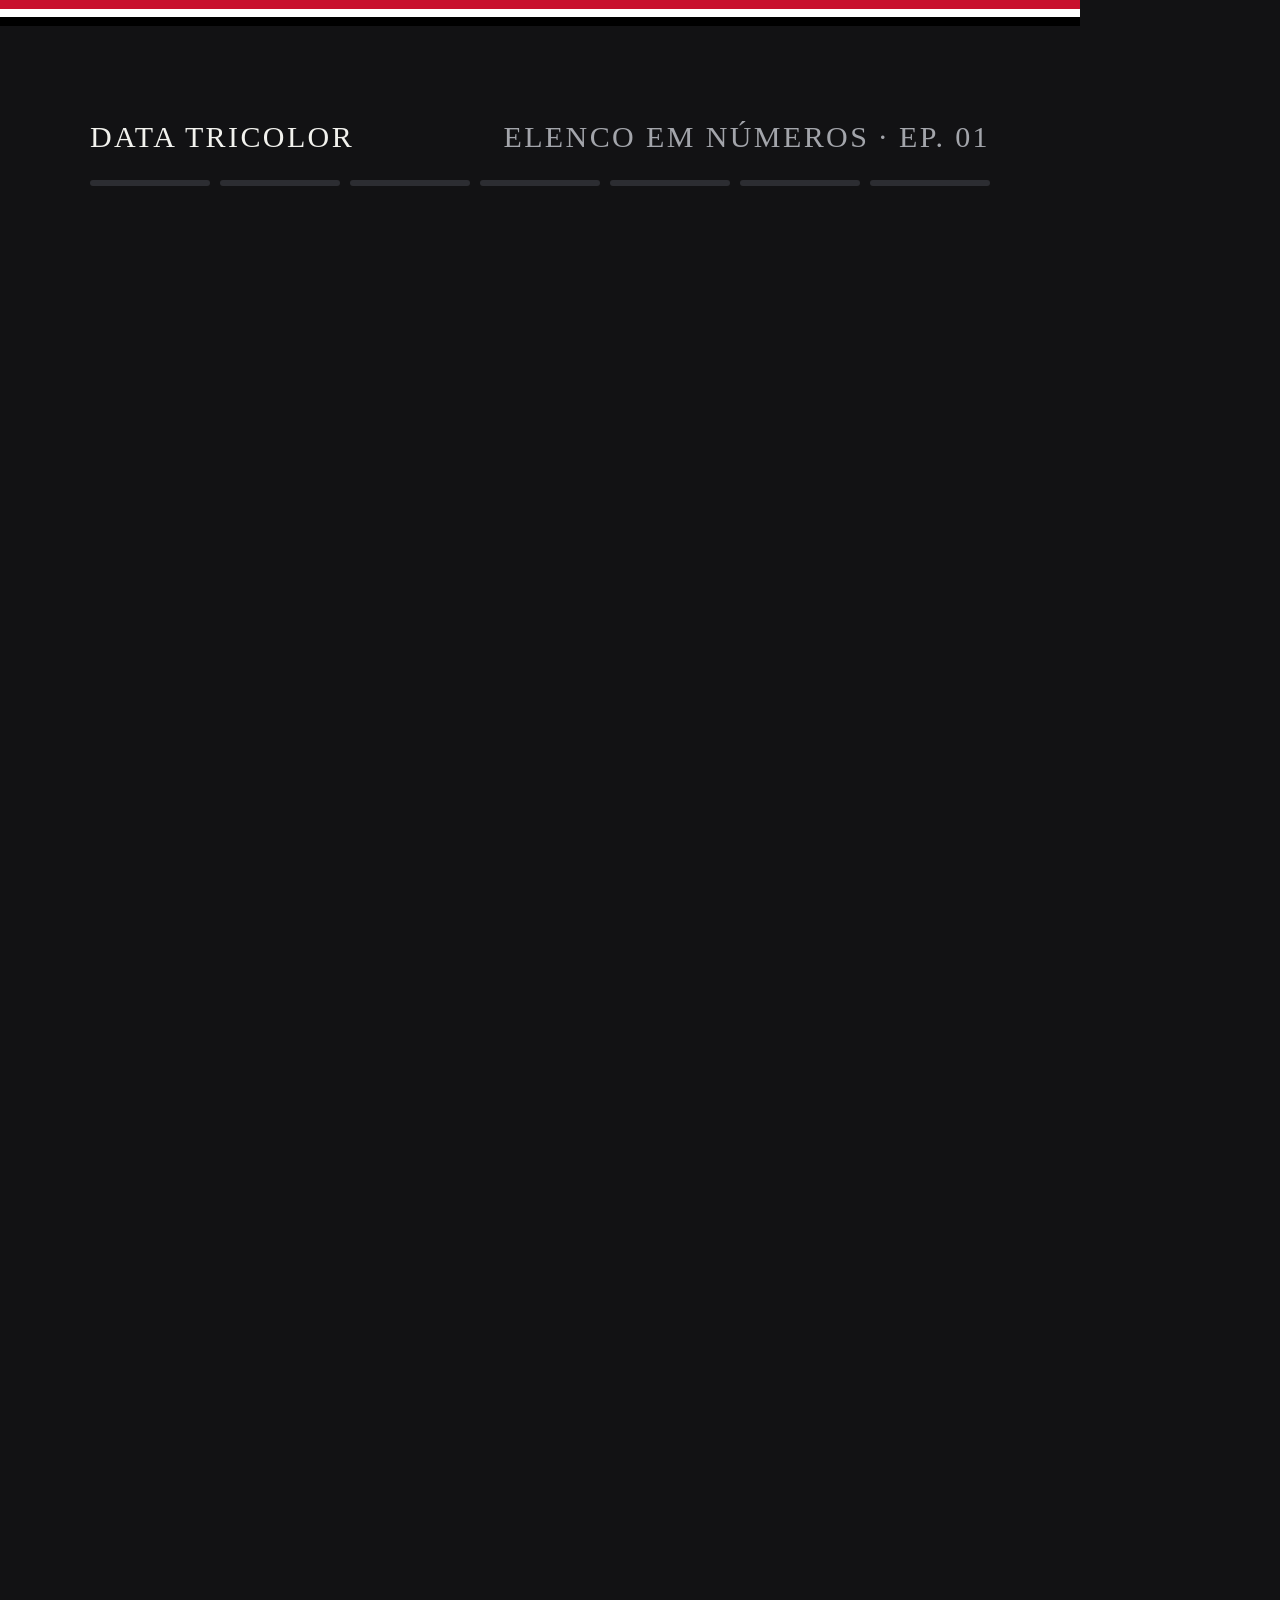
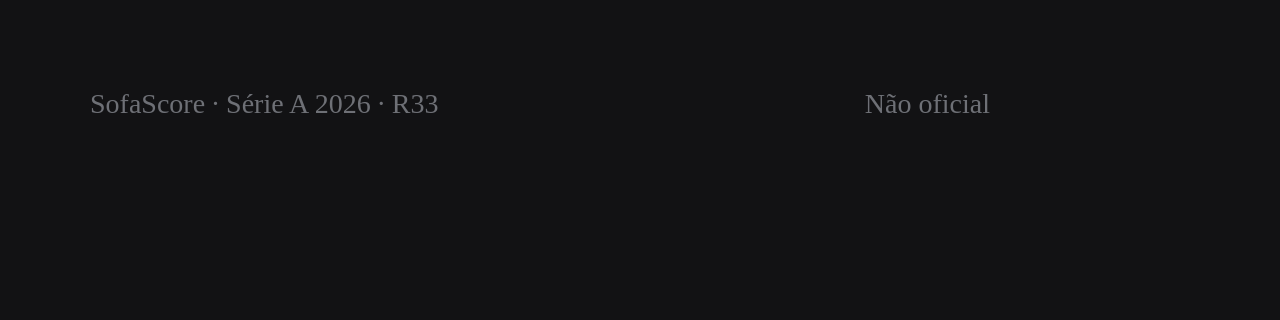
<file: social/moldes/reels-jogador.html>
<!doctype html>
<html lang="pt-BR"><head><meta charset="utf-8">
<style>
/*FONTS*/
:root{--bg:#121214;--ink:#F2F2EE;--muted:#A3A5AB;--faint:#6E7076;--red:#E0102F;--red2:#C8102E;--line:#2C2D32;--card:#1B1B1F}
*{box-sizing:border-box;margin:0;padding:0}
html,body{width:1080px;height:1920px;overflow:hidden;background:var(--bg)}
#v{width:1080px;height:1920px;position:relative;color:var(--ink);font-family:Archivo,sans-serif;overflow:hidden}
#v::before{content:"";position:absolute;left:0;right:0;top:0;height:26px;background:linear-gradient(to bottom,var(--red2) 0 33.3%,#fff 33.3% 66.6%,#000 66.6% 100%);z-index:5}
.top{position:absolute;top:120px;left:90px;right:90px;display:flex;justify-content:space-between;font-family:"IBM Plex Mono";font-size:30px;letter-spacing:.08em;text-transform:uppercase;color:var(--muted);z-index:4}
.top b{color:var(--ink);font-weight:500}
.prog{position:absolute;left:90px;right:90px;top:180px;height:6px;display:flex;gap:10px;z-index:4}
.prog i{flex:1;background:#2C2D32;border-radius:3px;overflow:hidden;position:relative}
.prog i b{position:absolute;inset:0;background:var(--ink);transform-origin:left;transform:scaleX(0)}
.scene{position:absolute;left:90px;right:90px;top:300px;bottom:330px;display:flex;flex-direction:column;justify-content:center;opacity:0}
.big{font-family:"Big Shoulders Display";font-weight:900;text-transform:uppercase;line-height:.86;letter-spacing:-.01em}
.k{font-family:"IBM Plex Mono";font-size:34px;letter-spacing:.1em;text-transform:uppercase;color:var(--red)}
.t{font-size:56px;font-weight:700;line-height:1.18;margin-top:30px}
.p{font-size:44px;line-height:1.35;color:var(--muted);margin-top:34px}
.p b{color:var(--ink)}
.foot{position:absolute;left:90px;right:90px;bottom:200px;display:flex;justify-content:space-between;font-family:"IBM Plex Mono";font-size:28px;color:var(--faint);z-index:4}
.foot b{color:var(--ink);font-size:32px}
.row{display:flex;gap:26px;margin-top:50px}
.chip{flex:1;background:var(--card);border:2px solid var(--line);border-radius:18px;padding:34px 30px}
.chip .n{font-family:"Big Shoulders Display";font-weight:900;font-size:150px;line-height:1}
.chip .l{font-size:32px;color:var(--muted);margin-top:8px}
.bar{height:70px;background:var(--card);border-radius:8px;overflow:hidden;margin-top:14px}
.bar div{height:100%;background:var(--ink)}
.bl{display:flex;justify-content:space-between;font-size:38px;font-weight:600;margin-top:44px}
.bl span:last-child{font-family:"Big Shoulders Display";font-weight:900;font-size:64px}
</style></head><body>
<div id="v">
  <div class="top"><b>Data Tricolor</b><span id="tag">Elenco em números · Ep. 01</span></div>
  <div class="prog" id="prog"></div>

  <!-- S0 · hook -->
  <section class="scene" id="s0">
    <div class="k">#9 · Centroavante</div>
    <div class="big" style="font-size:225px;margin-top:20px">Jonathan<br><span style="color:var(--red)">Calleri</span></div>
    <div class="t" style="font-size:64px;margin-top:50px">Artilheiro do time.<br>E o que mais desperdiça.</div>
  </section>

  <!-- S1 · gols x xG -->
  <section class="scene" id="s1">
    <div class="k">Gols × gols esperados</div>
    <div class="big" style="font-size:420px;margin-top:10px"><span id="g">0</span></div>
    <div class="t">gols no Brasileirão</div>
    <div class="bl"><span>Gols</span><span id="gv">0</span></div>
    <div class="bar"><div id="gb" style="width:0;background:var(--red)"></div></div>
    <div class="bl"><span>Gols esperados (xG)</span><span id="xv">0</span></div>
    <div class="bar"><div id="xb" style="width:0"></div></div>
    <div class="p">Faz <b>um pouco mais</b> do que as chances que recebe prometem.</div>
  </section>

  <!-- S2 · como saem os gols -->
  <section class="scene" id="s2">
    <div class="k">Como saem os gols</div>
    <div class="row" style="margin-top:30px">
      <div class="chip" id="c1"><div class="n">6</div><div class="l">de pé direito</div></div>
      <div class="chip" id="c2"><div class="n" style="color:var(--red)">4</div><div class="l">de cabeça</div></div>
    </div>
    <div class="row" style="margin-top:26px">
      <div class="chip" id="c3"><div class="n">2</div><div class="l">pênaltis, entre os de direita</div></div>
      <div class="chip" id="c4"><div class="n">0</div><div class="l">de fora da área</div></div>
    </div>
    <div class="p">Centroavante de área: <b>todos os 10 gols saíram de dentro dela.</b></div>
  </section>

  <!-- S3 · mapa de calor -->
  <section class="scene" id="s3">
    <div class="k">Onde ele joga</div>
    <svg id="heat" viewBox="0 0 600 900" style="width:600px;height:900px;margin:30px auto 0;display:block"></svg>
    <div class="p" style="margin-top:30px">Sai da área para brigar pela bola longa: <b>45% de duelos aéreos ganhos.</b></div>
  </section>

  <!-- S4 · sistema -->
  <section class="scene" id="s4">
    <div class="k">O esquema muda o jogador</div>
    <div class="t" style="margin-top:20px">Nota média do Calleri por sistema</div>
    <div class="bl"><span>4-2-3-1</span><span id="n1">6,67</span></div>
    <div class="bar"><div id="b1" style="width:0;background:#6E7076"></div></div>
    <div class="bl"><span style="color:var(--red)">3-4-2-1</span><span id="n2" style="color:var(--red)">7,13</span></div>
    <div class="bar"><div id="b2" style="width:0;background:var(--red)"></div></div>
    <div class="p">Com três zagueiros e alas cruzando, <b>a bola chega onde ele é forte.</b></div>
  </section>

  <!-- S5 · atenção -->
  <section class="scene" id="s5">
    <div class="k">Ponto de atenção</div>
    <div class="big" style="font-size:520px;color:var(--red);margin-top:0" id="bc">9</div>
    <div class="t">grandes chances perdidas</div>
    <div class="p">O maior número do elenco. <b>É o detalhe que separa um bom centroavante de um decisivo.</b></div>
  </section>

  <!-- S6 · cta -->
  <section class="scene" id="s6">
    <div class="k">Amanhã no Reels</div>
    <div class="big" style="font-size:230px;margin-top:20px">Luciano</div>
    <div class="t">O outro lado da dupla que fez 49% dos gols.</div>
    <div class="big" style="font-size:120px;text-transform:none;margin-top:90px">@data_tricolor</div>
    <div class="p" style="margin-top:16px">Siga para ver o elenco inteiro.</div>
  </section>

  <div class="foot"><span>SofaScore · Série A 2026 · R33</span><span>Não oficial</span></div>
</div>
<script>
const HEAT="0000112223322143010010213334224400010131135421320010131114442133020001144223159212011104413324831100122126443131000013222554612100100132335533130000213134122311";
// scene timing (s)
const D=[3.6,6.0,5.6,5.6,5.6,4.5,4.2];const S=[];{let a=0;for(const d of D){S.push([a,a+d]);a+=d}}
window.DUR=S[S.length-1][1];const T=i=>S[i][0];
const prog=document.getElementById('prog');S.forEach(()=>{const i=document.createElement('i');i.appendChild(document.createElement('b'));prog.appendChild(i)});
const clamp=(x,a=0,b=1)=>Math.max(a,Math.min(b,x)),ease=x=>1-Math.pow(1-clamp(x),3);
const fmt=(x,d)=>x.toFixed(d).replace('.',',');
// build heat svg: 16 cols (attack direction) x 10 rows -> vertical pitch, attacking up
(function(){const svg=document.getElementById('heat');let h='<rect x="0" y="0" width="600" height="900" rx="16" fill="#1B1B1F"/>';
const cw=600/10,ch=900/16;
for(let r=0;r<10;r++)for(let c=0;c<16;c++){const v=+HEAT[r*16+c];if(!v)continue;const x=r*cw,y=(15-c)*ch;
h+=`<rect class="hc" data-d="${(15-c)}" x="${x+3}" y="${y+3}" width="${cw-6}" height="${ch-6}" rx="6" fill="#E0102F" opacity="0" data-o="${(v/9*0.95).toFixed(2)}"/>`}
const L='stroke="#55565C" stroke-width="4" fill="none"';
h+=`<rect x="2" y="2" width="596" height="896" rx="16" ${L}/><line x1="0" y1="450" x2="600" y2="450" ${L}/><circle cx="300" cy="450" r="80" ${L}/>`+
`<rect x="130" y="2" width="340" height="150" ${L}/><rect x="215" y="2" width="170" height="55" ${L}/><rect x="130" y="748" width="340" height="150" ${L}/><rect x="215" y="843" width="170" height="55" ${L}/>`+
`<text x="300" y="-14" fill="#A3A5AB" font-family="IBM Plex Mono" font-size="26" text-anchor="middle">ataque ↑</text>`;
svg.innerHTML=h;svg.setAttribute('overflow','visible')})();
window.render=function(t){
  S.forEach(([a,b],i)=>{const el=document.getElementById('s'+i);const fi=ease((t-a)/0.4),fo=i==S.length-1?1:1-ease((t-(b-0.35))/0.35);
    const o=t<a||t>b?0:Math.min(fi,fo);el.style.opacity=o;el.style.transform=`translateY(${(1-fi)*30}px)`;
    prog.children[i].firstChild.style.transform=`scaleX(${clamp((t-a)/(b-a))})`});
  // s1 counters
  let k=ease((t-T(1)-0.5)/2.2);document.getElementById('g').textContent=Math.round(10*k);
  document.getElementById('gv').textContent=Math.round(10*k);document.getElementById('gb').style.width=(k*10/11*100)+'%';
  let k2=ease((t-T(1)-1.1)/2.2);document.getElementById('xv').textContent=fmt(9.32*k2,2);document.getElementById('xb').style.width=(k2*9.32/11*100)+'%';
  // s2 chips pop
  ['c1','c2','c3','c4'].forEach((id,i)=>{const e=ease((t-T(2)-0.4-i*0.6)/0.45);const el=document.getElementById(id);el.style.opacity=e;el.style.transform=`scale(${0.85+0.15*e})`});
  // s3 heat reveal from back to front
  document.querySelectorAll('.hc').forEach(r=>{const d=+r.dataset.d;const e=ease((t-T(3)-0.3-(15-d)*0.12)/0.5);r.setAttribute('opacity',(e*r.dataset.o).toFixed(3))});
  // s4 bars (scale 6 → 7.5)
  const b1=ease((t-T(4)-0.5)/1.3),b2=ease((t-T(4)-1.8)/1.4);
  document.getElementById('b1').style.width=(b1*(6.67-5.5)/2*100)+'%';document.getElementById('b2').style.width=(b2*(7.13-5.5)/2*100)+'%';
  document.getElementById('n1').textContent=fmt(5.5+(6.67-5.5)*b1,2);document.getElementById('n2').textContent=fmt(5.5+(7.13-5.5)*b2,2);
  // s5 counter
  document.getElementById('bc').textContent=Math.round(9*ease((t-T(5)-0.3)/1.4));
};
render(0);
</script></body></html>
</file>
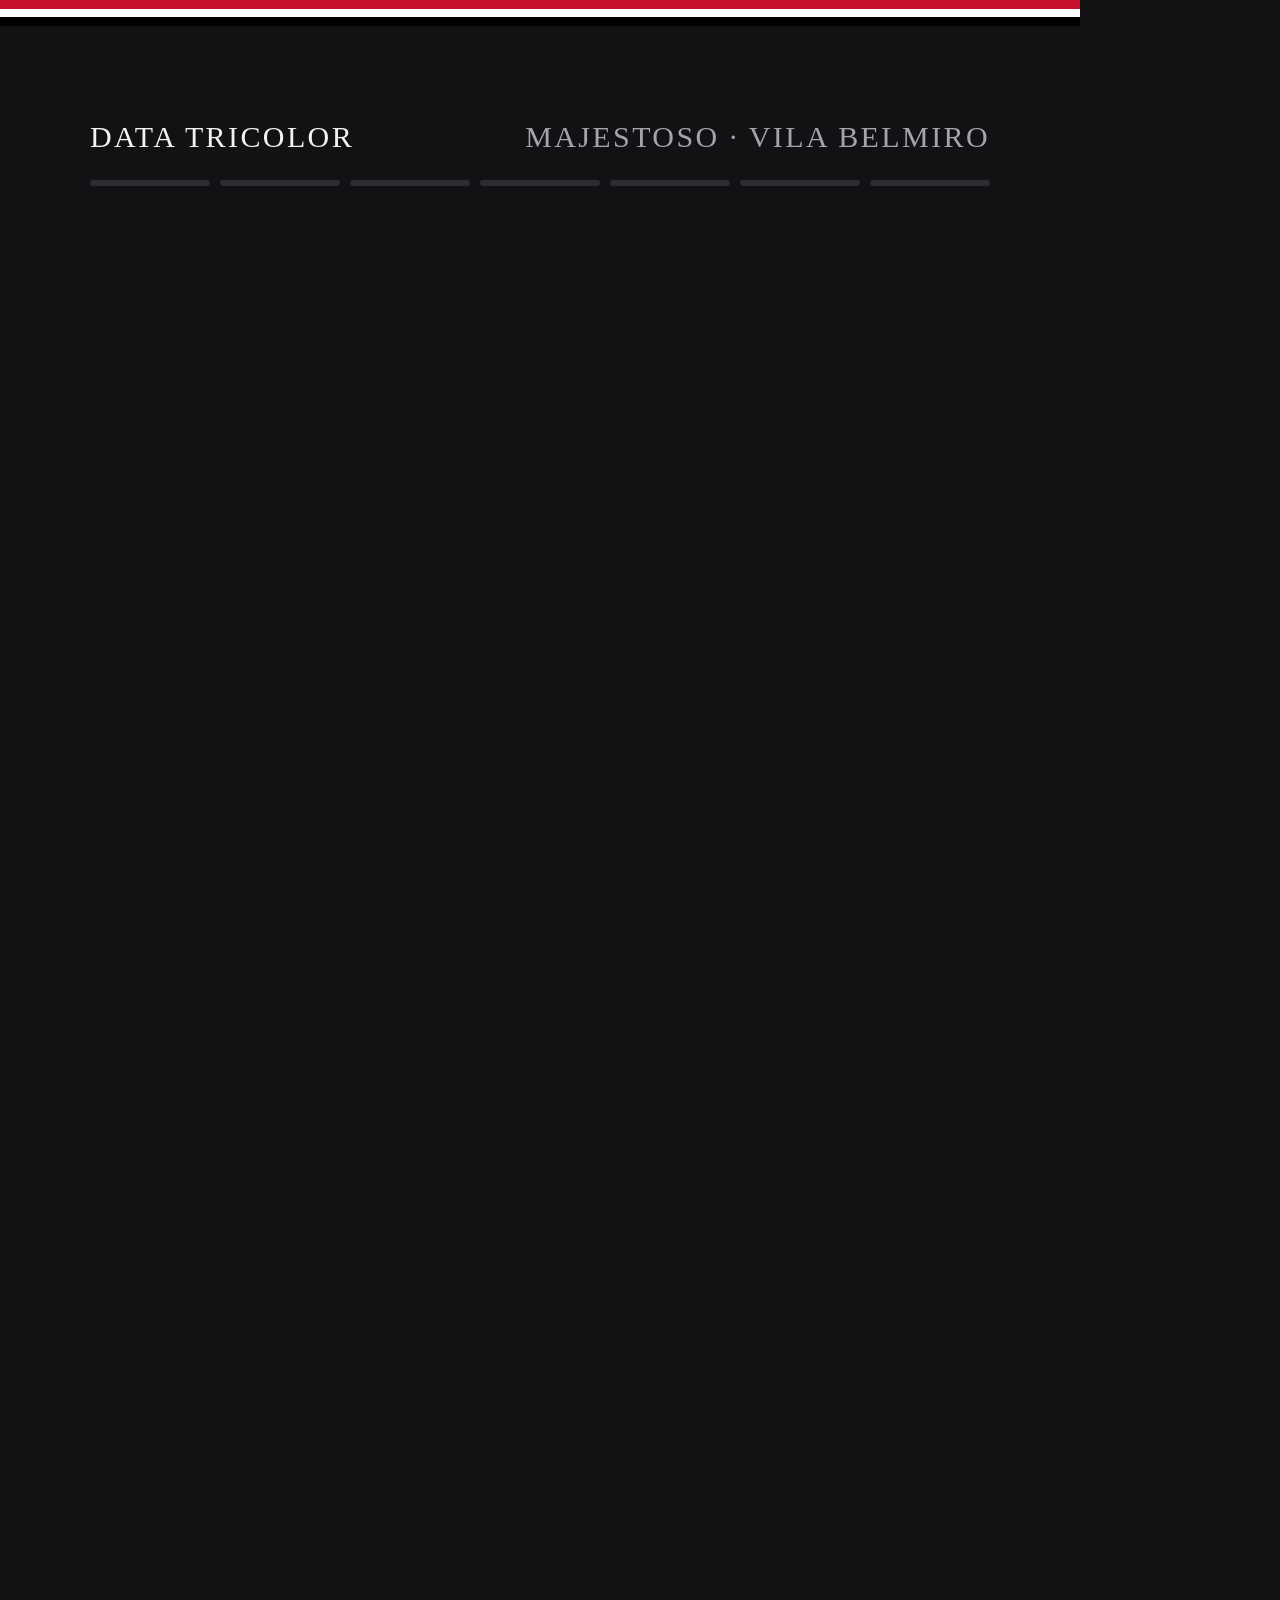
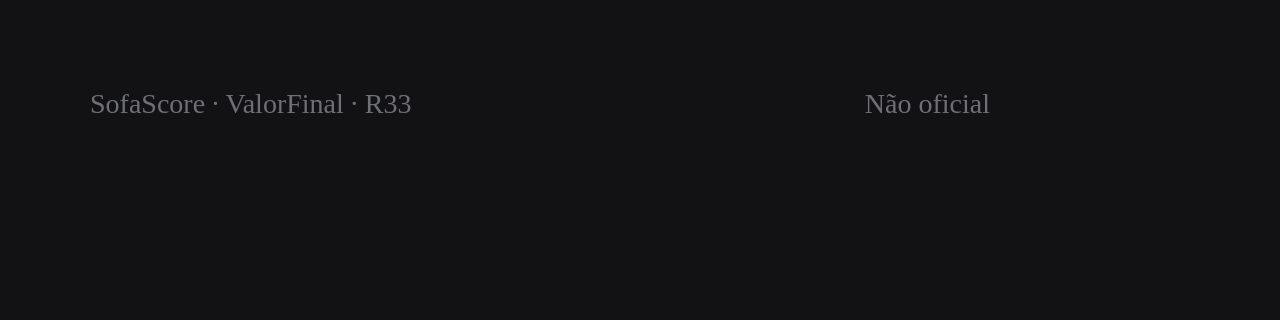
<file: social/moldes/reels-mandante-vila.html>
<!doctype html>
<html lang="pt-BR"><head><meta charset="utf-8">
<style>
/*FONTS*/
:root{--bg:#121214;--ink:#F2F2EE;--muted:#A3A5AB;--faint:#6E7076;--red:#E0102F;--red2:#C8102E;--line:#2C2D32;--card:#1B1B1F}
*{box-sizing:border-box;margin:0;padding:0}
html,body{width:1080px;height:1920px;overflow:hidden;background:var(--bg)}
#v{width:1080px;height:1920px;position:relative;color:var(--ink);font-family:Archivo,sans-serif;overflow:hidden}
#v::before{content:"";position:absolute;left:0;right:0;top:0;height:26px;background:linear-gradient(to bottom,var(--red2) 0 33.3%,#fff 33.3% 66.6%,#000 66.6% 100%);z-index:5}
.top{position:absolute;top:120px;left:90px;right:90px;display:flex;justify-content:space-between;font-family:"IBM Plex Mono";font-size:30px;letter-spacing:.08em;text-transform:uppercase;color:var(--muted);z-index:4}
.top b{color:var(--ink);font-weight:500}
.prog{position:absolute;left:90px;right:90px;top:180px;height:6px;display:flex;gap:10px;z-index:4}
.prog i{flex:1;background:#2C2D32;border-radius:3px;overflow:hidden;position:relative}
.prog i b{position:absolute;inset:0;background:var(--ink);transform-origin:left;transform:scaleX(0)}
.scene{position:absolute;left:90px;right:90px;top:300px;bottom:330px;display:flex;flex-direction:column;justify-content:center;opacity:0}
.big{font-family:"Big Shoulders Display";font-weight:900;text-transform:uppercase;line-height:.86;letter-spacing:-.01em}
.k{font-family:"IBM Plex Mono";font-size:34px;letter-spacing:.1em;text-transform:uppercase;color:var(--red)}
.t{font-size:56px;font-weight:700;line-height:1.18;margin-top:30px}
.p{font-size:44px;line-height:1.35;color:var(--muted);margin-top:34px}
.p b{color:var(--ink)}
.foot{position:absolute;left:90px;right:90px;bottom:200px;display:flex;justify-content:space-between;font-family:"IBM Plex Mono";font-size:28px;color:var(--faint);z-index:4}
.foot b{color:var(--ink);font-size:32px}
.row{display:flex;gap:26px;margin-top:50px}
.chip{flex:1;background:var(--card);border:2px solid var(--line);border-radius:18px;padding:34px 30px}
.chip .n{font-family:"Big Shoulders Display";font-weight:900;font-size:150px;line-height:1}
.chip .l{font-size:32px;color:var(--muted);margin-top:8px}
.bar{height:70px;background:var(--card);border-radius:8px;overflow:hidden;margin-top:14px}
.bar div{height:100%;background:var(--ink)}
.bl{display:flex;justify-content:space-between;font-size:38px;font-weight:600;margin-top:44px}
.bl span:last-child{font-family:"Big Shoulders Display";font-weight:900;font-size:64px}
</style><style>
.pitch{position:relative;width:820px;height:1080px;margin:30px auto 0;background:#1B1B1F;border:4px solid #55565C;border-radius:18px}
.pitch .ln{position:absolute;border:4px solid #3A3B40}
.pl{position:absolute;transform:translate(-50%,-50%);text-align:center;opacity:0}
.pl i{display:block;width:62px;height:62px;border-radius:50%;background:var(--red);margin:0 auto;box-shadow:0 0 0 6px rgba(224,16,47,.25)}
.pl.gk i{background:#F2F2EE;box-shadow:0 0 0 6px rgba(242,242,238,.2)}
.pl.nw i{background:#FFD23F;box-shadow:0 0 0 6px rgba(255,210,63,.25)}
.pl span{display:block;font-weight:700;font-size:34px;margin-top:10px;white-space:nowrap}
.stack{display:flex;gap:6px;height:130px;margin-top:40px}
.stack div{display:flex;align-items:center;justify-content:center;font-family:"Big Shoulders Display";font-weight:900;font-size:64px;color:#fff;overflow:hidden;white-space:nowrap;width:0}
.legend{display:flex;justify-content:space-between;font-family:"IBM Plex Mono";font-size:30px;color:var(--muted);margin-top:16px}
</style></head><body>
<div id="v">
  <div class="top"><b>Data Tricolor</b><span id="tag">Majestoso · Vila Belmiro</span></div>
  <div class="prog" id="prog"></div>

  <section class="scene" id="s0">
    <div class="k">Qua, 4/11 · 21h30</div>
    <div class="big" style="font-size:190px;margin-top:24px">Hoje o<br>São Paulo é<br><span style="color:var(--red)">mandante.</span></div>
    <div class="t" style="font-size:72px;margin-top:56px">Mas não joga no Morumbis.</div>
  </section>

  <section class="scene" id="s1">
    <div class="k">Em casa · 16 jogos</div>
    <div class="big" style="font-size:440px;margin-top:10px"><span id="h1">0</span><span style="font-size:200px">%</span></div>
    <div class="t">de aproveitamento</div>
    <div class="row">
      <div class="chip" id="c1"><div class="n">33</div><div class="l">pontos</div></div>
      <div class="chip" id="c2"><div class="n">25</div><div class="l">gols marcados</div></div>
      <div class="chip" id="c3"><div class="n">13</div><div class="l">gols sofridos</div></div>
    </div>
  </section>

  <section class="scene" id="s2">
    <div class="k">Fora de casa · 17 jogos</div>
    <div class="big" style="font-size:440px;margin-top:10px;color:var(--red)"><span id="a1">0</span><span style="font-size:200px">%</span></div>
    <div class="t">de aproveitamento</div>
    <div class="row">
      <div class="chip" id="c4"><div class="n">10</div><div class="l">pontos</div></div>
      <div class="chip" id="c5"><div class="n">14</div><div class="l">gols marcados</div></div>
      <div class="chip" id="c6"><div class="n" style="color:var(--red)">26</div><div class="l">gols sofridos</div></div>
    </div>
  </section>

  <section class="scene" id="s3">
    <div class="k">E o rival?</div>
    <div class="big" style="font-size:330px;margin-top:10px">3 <span style="color:var(--muted);font-size:200px">em</span> <span style="color:var(--red)">16</span></div>
    <div class="t">vitórias do Corinthians como visitante</div>
    <div class="row">
      <div class="chip" id="c7"><div class="n">18</div><div class="l">gols marcados fora</div></div>
      <div class="chip" id="c8"><div class="n" style="color:var(--red)">25</div><div class="l">gols sofridos fora</div></div>
    </div>
    <div class="p">Chega em <b>17º, dentro do Z4.</b></div>
  </section>

  <section class="scene" id="s4">
    <div class="k">O que está em jogo</div>
    <div class="t" style="margin-top:20px">Chance de Sul-Americana (hoje: 84,1%)</div>
    <div class="bl"><span>Se vencer</span><span id="p1">0</span></div>
    <div class="bar"><div id="q1" style="width:0;background:var(--red)"></div></div>
    <div class="bl"><span>Se empatar</span><span id="p2">0</span></div>
    <div class="bar"><div id="q2" style="width:0;background:#8A8F98"></div></div>
    <div class="bl"><span>Se perder</span><span id="p3">0</span></div>
    <div class="bar"><div id="q3" style="width:0;background:#55565C"></div></div>
    <div class="p">Modelo ValorFinal, atualizado em 3/11.</div>
  </section>

  <section class="scene" id="s5">
    <div class="k">Sua vez</div>
    <div class="big" style="font-size:250px;margin-top:20px">A Vila<br>vai ser<br><span style="color:var(--red)">casa?</span></div>
    <div class="t" style="margin-top:50px">Comenta: casa ou fora? 👇</div>
  </section>

  <section class="scene" id="s6">
    <div class="k">São Paulo em números</div>
    <div class="big" style="font-size:150px;text-transform:none;margin-top:30px">@data_tricolor</div>
    <div class="t">Análise independente do Tricolor, com dados.</div>
  </section>
  <div class="foot"><span>SofaScore · ValorFinal · R33</span><span>Não oficial</span></div>
</div>
<script>
const D=[4.0,5.6,5.6,5.6,6.0,4.4,4.2];
const S=[];{let a=0;for(const d of D){S.push([a,a+d]);a+=d}}
window.DUR=S[S.length-1][1];const T=i=>S[i][0];
const prog=document.getElementById('prog');S.forEach(()=>{const i=document.createElement('i');i.appendChild(document.createElement('b'));prog.appendChild(i)});
const clamp=(x,a=0,b=1)=>Math.max(a,Math.min(b,x)),ease=x=>1-Math.pow(1-clamp(x),3);
const fmt=(x,d)=>x.toFixed(d).replace('.',',');const $=id=>document.getElementById(id);
function scenes(t){S.forEach(([a,b],i)=>{const el=$('s'+i);const fi=ease((t-a)/0.4),fo=i==S.length-1?1:1-ease((t-(b-0.35))/0.35);
 const o=t<a||t>b?0:Math.min(fi,fo);el.style.opacity=o;el.style.transform=`translateY(${(1-fi)*30}px)`;
 prog.children[i].firstChild.style.transform=`scaleX(${clamp((t-a)/(b-a))})`});}
function pop(ids,t0,t,gap=0.5){ids.forEach((id,i)=>{const e=ease((t-t0-i*gap)/0.45);const el=$(id);el.style.opacity=e;el.style.transform=`scale(${0.85+0.15*e})`});}

window.render=function(t){scenes(t);
 $('h1').textContent=Math.round(69*ease((t-T(1)-0.3)/1.6));pop(['c1','c2','c3'],T(1)+1.6,t);
 $('a1').textContent=Math.round(20*ease((t-T(2)-0.3)/1.6));pop(['c4','c5','c6'],T(2)+1.6,t);
 pop(['c7','c8'],T(3)+1.0,t,0.6);
 [[94.7,'p1','q1',0.5],[80.9,'p2','q2',1.3],[68.0,'p3','q3',2.1]].forEach(([v,a,b,d])=>{const e=ease((t-T(4)-d)/1.2);$(a).textContent=fmt(v*e,1)+'%';$(b).style.width=(v*e)+'%'});
};render(0);
</script></body></html>
</file>
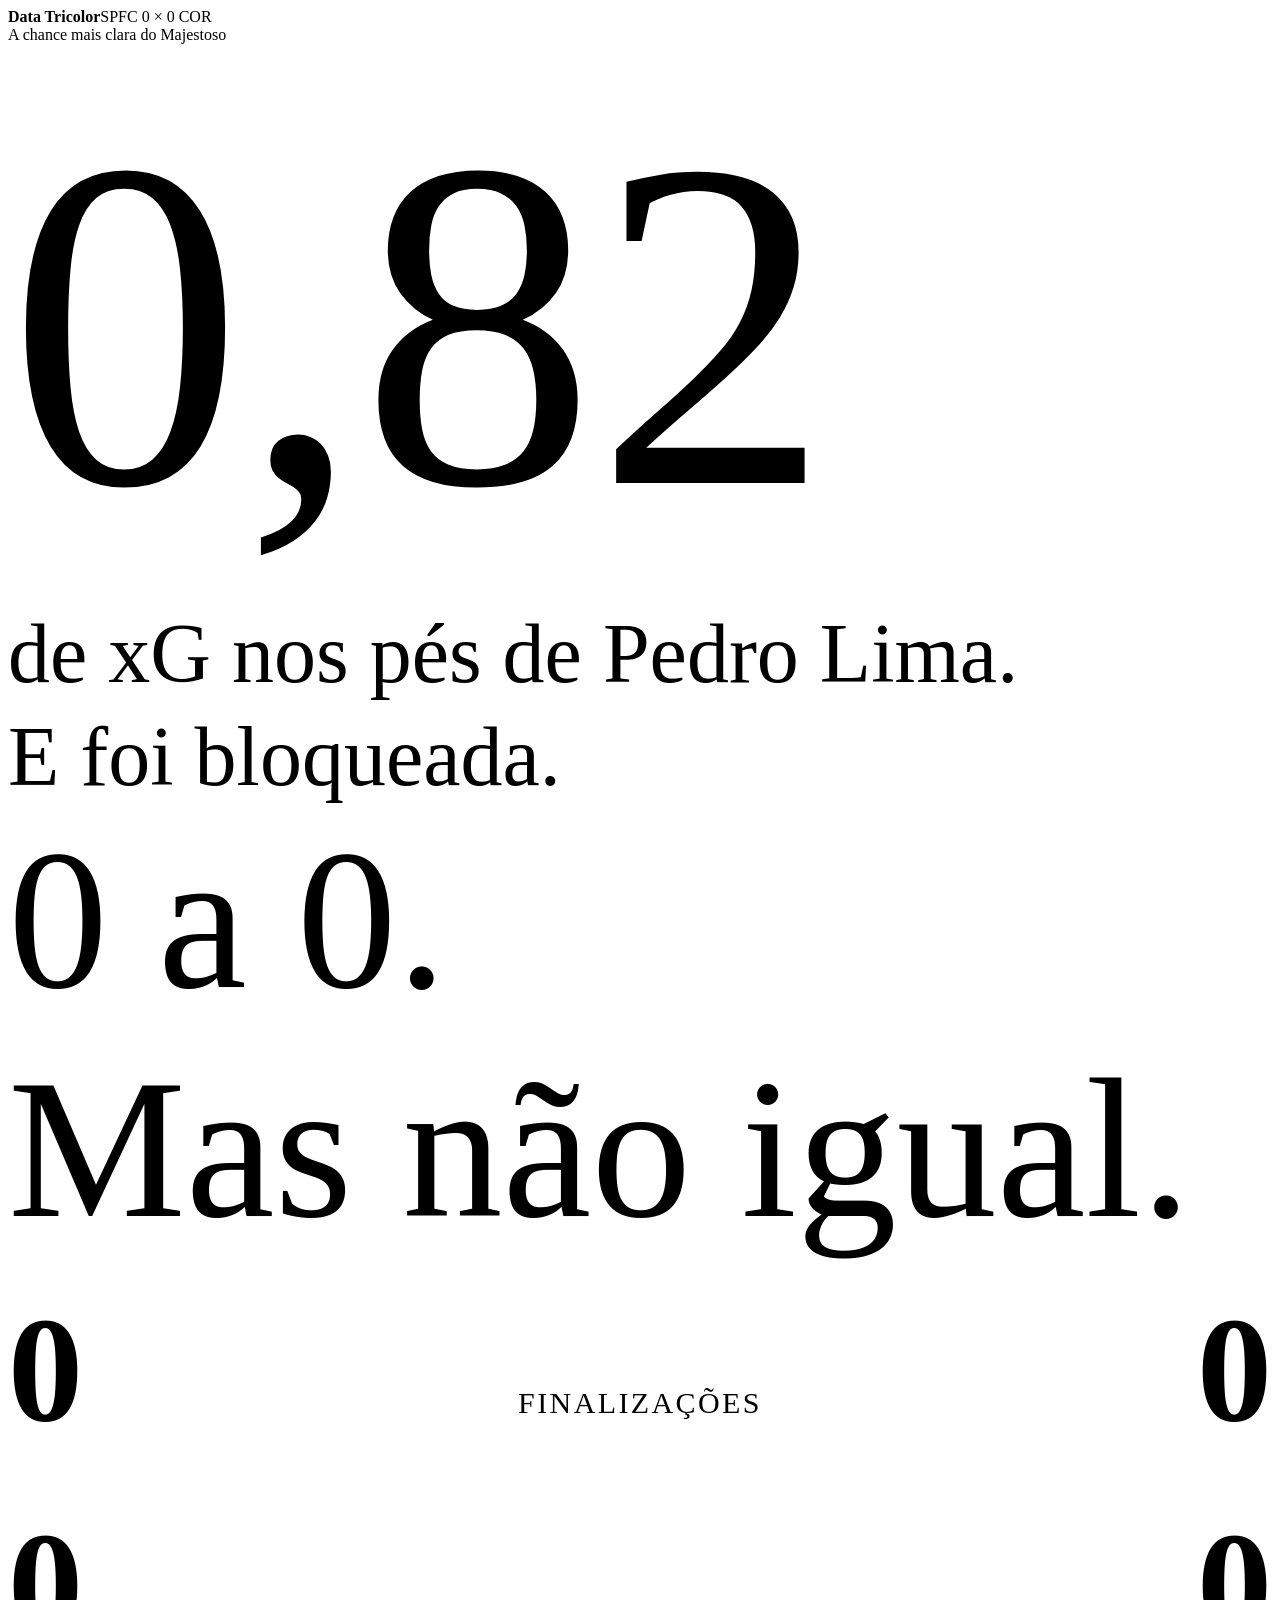
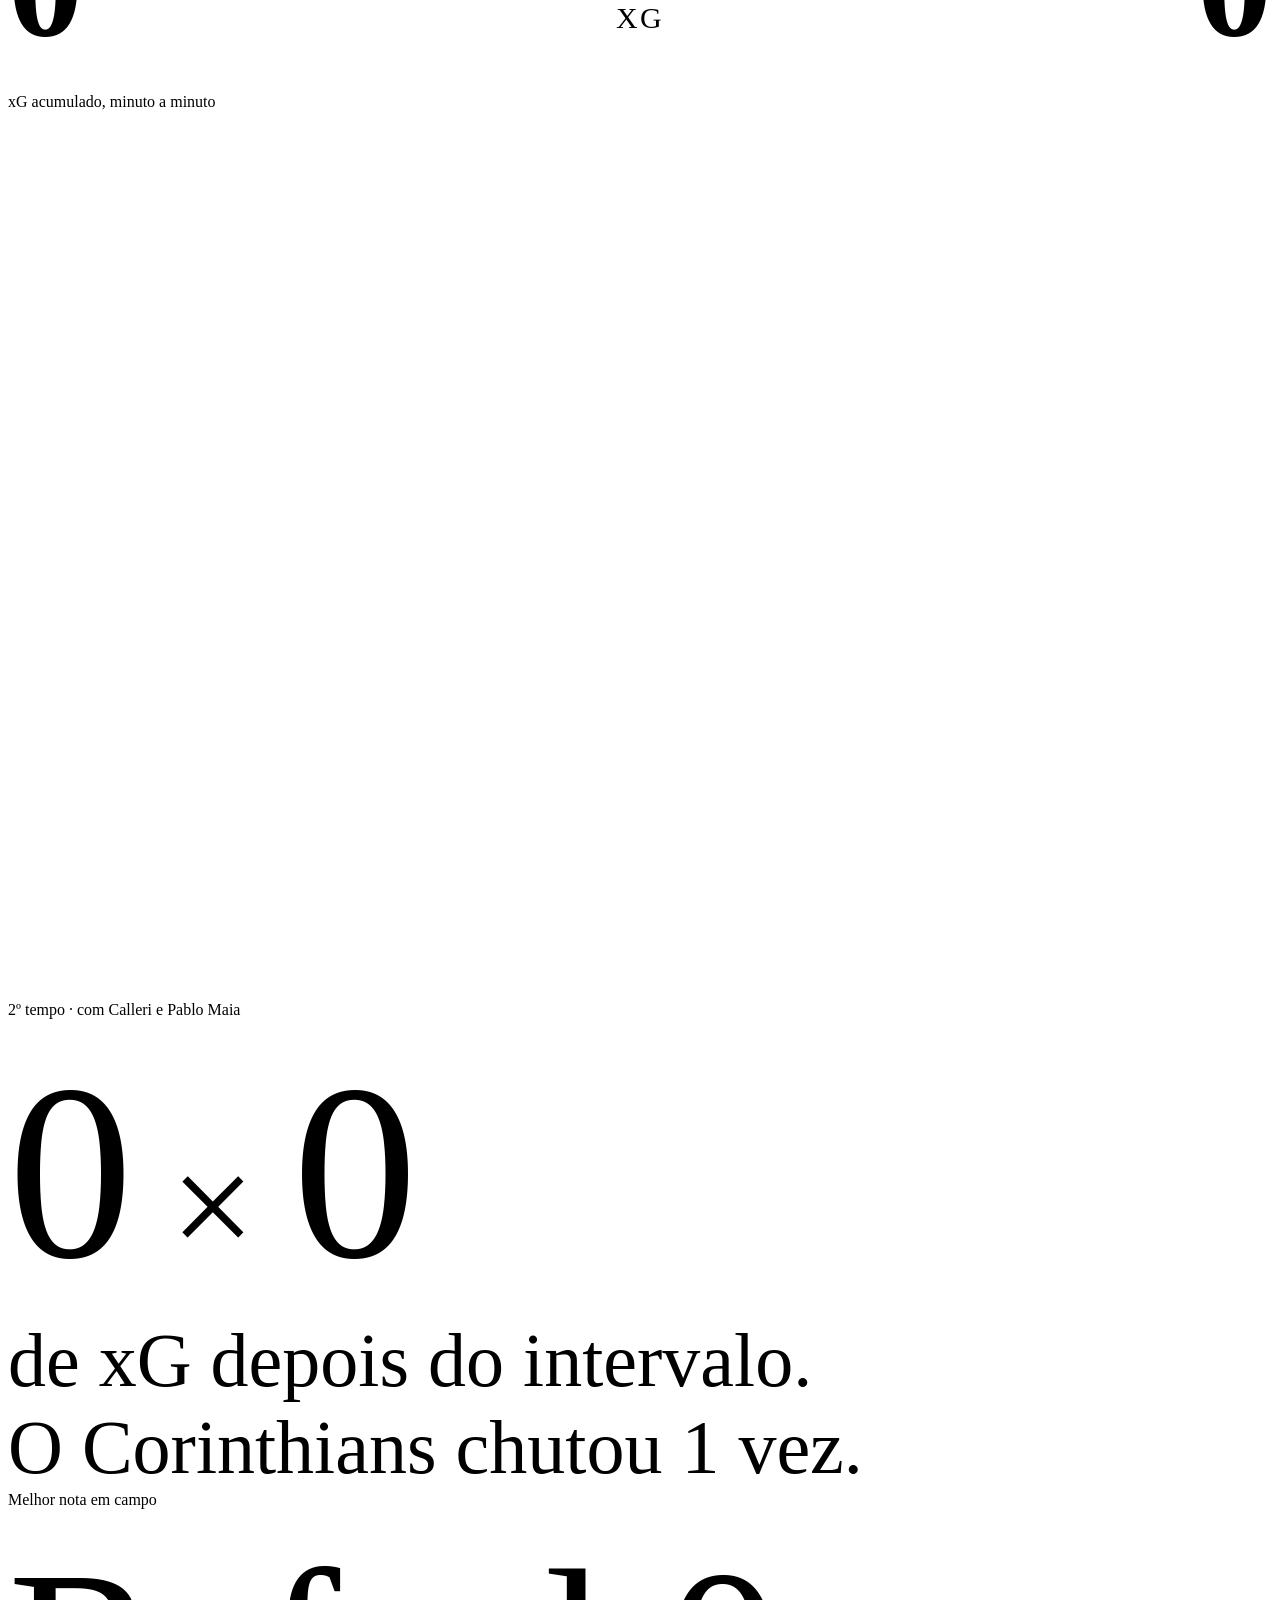
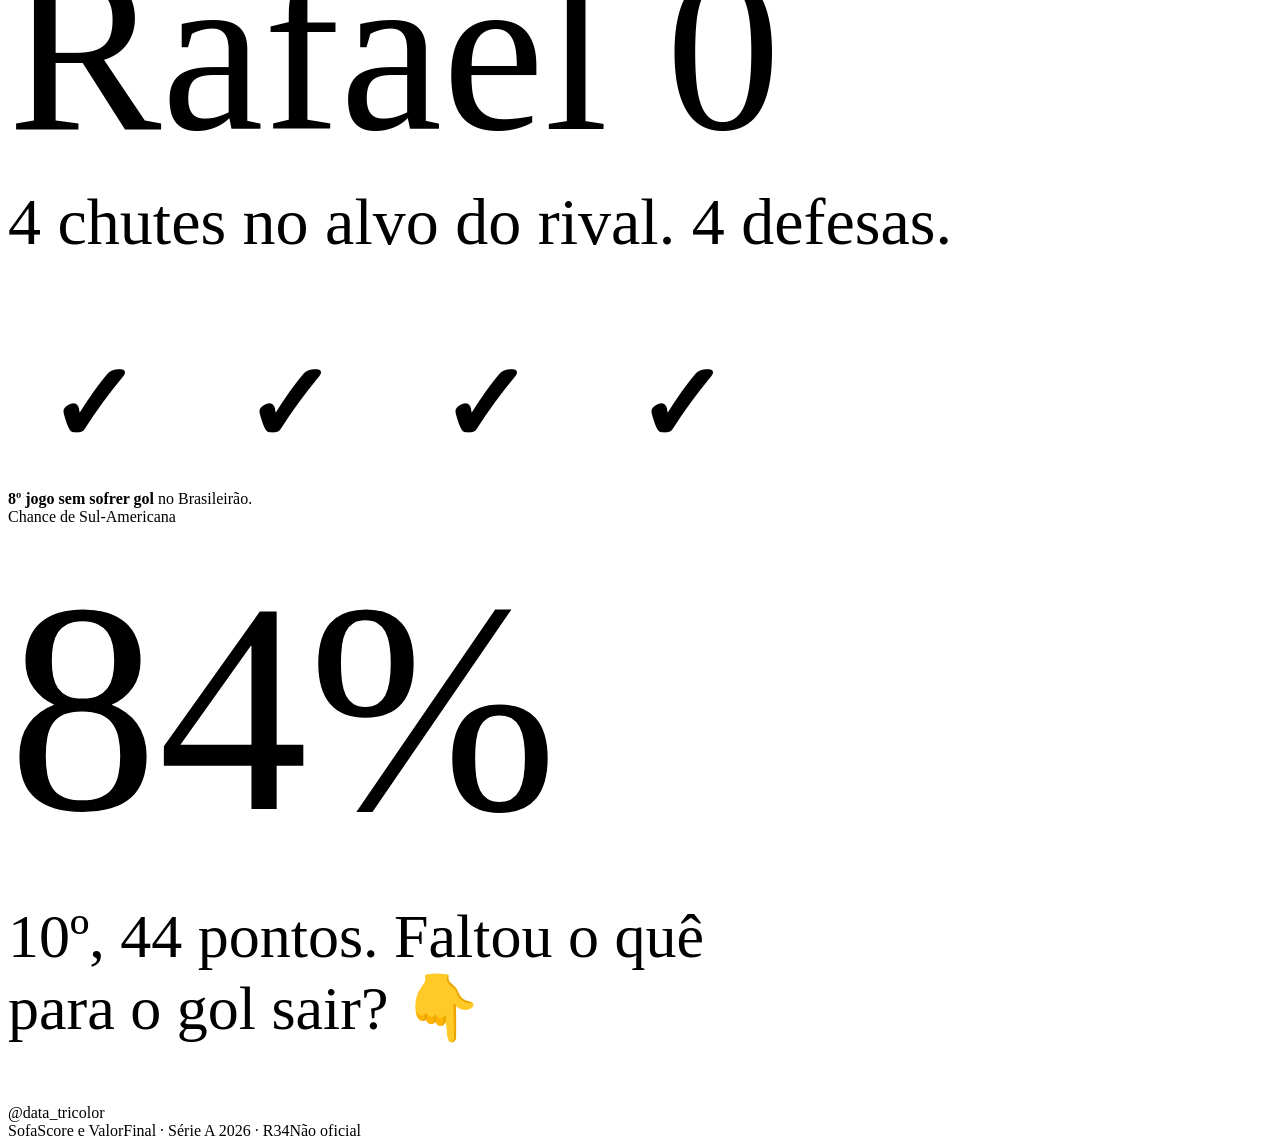
<file: social/moldes/reels-posjogo-r34.html>
<!doctype html>
<html lang="pt-BR"><head><meta charset="utf-8">
<style>
/*BASE*/
.vs{display:grid;grid-template-columns:1fr auto 1fr;align-items:end;gap:20px;margin-top:40px}
.vs .n{font-family:"Big Shoulders Display";font-weight:900;font-size:150px;line-height:.9}
.vs .n.r{text-align:right;color:var(--muted)}
.vs .lab{font-family:"IBM Plex Mono";font-size:30px;letter-spacing:.08em;text-transform:uppercase;color:var(--muted);text-align:center;padding-bottom:18px}
.duo{display:flex;height:26px;border-radius:6px;overflow:hidden;background:var(--card);margin-top:14px}
.duo div{height:100%}
#xg{width:900px;height:860px;display:block;margin:30px auto 0;overflow:visible}
.ax{font-family:"IBM Plex Mono";font-size:28px;fill:#6E7076}
.lg{font-family:"Big Shoulders Display";font-weight:900;font-size:66px}
.half{font-family:"IBM Plex Mono";font-size:28px;fill:#A3A5AB;letter-spacing:.08em}
.save{display:flex;gap:26px;margin-top:60px}
.save div{width:170px;height:170px;border-radius:50%;border:8px solid var(--line);display:flex;align-items:center;justify-content:center;font-family:"Big Shoulders Display";font-weight:900;font-size:110px;color:var(--faint)}
.save div.on{border-color:var(--ink);color:var(--ink)}
</style></head><body>
<div id="v">
 <div id="grid"></div><div id="glow"></div>
 <div class="brand"><b>Data Tricolor</b><span class="live"><i id="dot"></i>SPFC 0 × 0 COR</span></div>
 <div id="cam">

  <!-- S0 · gancho: legível no 1º frame -->
  <section class="scene" id="s0">
    <div class="k" data-at="0">A chance mais clara do Majestoso</div>
    <div class="big" style="font-size:470px;color:var(--red);margin-top:10px" data-at="0"><span id="h0">0,82</span></div>
    <div class="t" style="font-size:84px;margin-top:10px" data-at="0">de xG nos pés de Pedro Lima.</div>
    <div class="t" style="font-size:84px;margin-top:6px"><span class="w hl" data-at="0">E foi bloqueada.</span></div>
  </section>

  <!-- S1 · o placar não conta tudo -->
  <section class="scene" id="s1">
    <div class="big" style="font-size:200px"><span class="w" data-at="0">0 a 0.</span><br><span class="w" data-at="0.25" style="color:var(--red)">Mas não igual.</span></div>
    <div class="vs"><div class="n" id="f1">0</div><div class="lab">Finalizações</div><div class="n r" id="f2">0</div></div>
    <div class="duo"><div id="fb1" style="background:#F2F2EE"></div><div id="fb2" style="background:#6E7076"></div></div>
    <div class="vs"><div class="n" id="x1">0</div><div class="lab">xG</div><div class="n r" id="x2">0</div></div>
    <div class="duo"><div id="xb1" style="background:var(--red)"></div><div id="xb2" style="background:#6E7076"></div></div>
  </section>

  <!-- S2 · dois jogos em um -->
  <section class="scene" id="s2" style="justify-content:flex-start;top:250px">
    <div class="k">xG acumulado, minuto a minuto</div>
    <svg id="xg" viewBox="0 0 900 860"></svg>
  </section>

  <!-- S3 · o intervalo -->
  <section class="scene" id="s3">
    <div class="k" data-at="0">2º tempo · com Calleri e Pablo Maia</div>
    <div class="big" style="font-size:250px;margin-top:10px;white-space:nowrap"><span id="a1">0</span><span style="color:var(--faint);font-size:150px"> × </span><span id="a2" style="color:var(--muted)">0</span></div>
    <div class="t" style="font-size:76px"><span class="w" data-at="0.8">de xG depois do intervalo.</span><br><span class="w hl" data-at="1.1">O Corinthians chutou 1 vez.</span></div>
  </section>

  <!-- S4 · Rafael -->
  <section class="scene" id="s4">
    <div class="k" data-at="0">Melhor nota em campo</div>
    <div class="big" style="font-size:230px;margin-top:10px;white-space:nowrap" data-at="0">Rafael <span id="r1" style="color:var(--red)">0</span></div>
    <div class="t" style="font-size:66px"><span class="w" data-at="0.5">4 chutes no alvo do rival. 4 defesas.</span></div>
    <div class="save"><div id="d0">✓</div><div id="d1">✓</div><div id="d2">✓</div><div id="d3">✓</div></div>
    <div class="p"><span class="w" data-at="2.2"><b>8º jogo sem sofrer gol</b> no Brasileirão.</span></div>
  </section>

  <!-- S5 · tabela + pergunta + marca -->
  <section class="scene" id="s5">
    <div class="k" data-at="0">Chance de Sul-Americana</div>
    <div class="big" style="font-size:300px;margin-top:10px"><span id="sa">84</span>%</div>
    <div class="t" style="font-size:62px;margin-top:20px"><span class="w" data-at="1.0">10º, 44 pontos. Faltou o quê</span><br><span class="w" data-at="1.2">para o gol sair? 👇</span></div>
    <div class="handle" style="margin-top:60px"><span class="w" data-at="1.6">@data_tricolor</span></div>
  </section>

 </div>
 <div class="foot"><span>SofaScore e ValorFinal · Série A 2026 · R34</span><span>Não oficial</span></div>
 <div id="flash"></div>
</div>
<script>
/*BASEJS*/
// chutes do jogo (minuto, xG) · mapa de finalizações do SofaScore, R34
const SP=[[2,.22],[17,.02],[18,.01],[29,.04],[39,.04],[41,.04],[44,.01],[57,.19],[58,.11],[64,.04],[70,.02],[72,.05],[76,.82],[77,.03],[77,.04],[87,.04],[90,.07],[90,.02],[90,.04],[90,.02]];
const CO=[[9,.13],[16,.31],[23,.05],[26,.15],[26,.10],[27,.02],[28,.02],[34,.01],[36,.06],[36,.07],[42,.05],[42,.08],[45,.02],[45,.01],[45,.08],[45,.02],[45,.02],[56,.04]];
scenes([['s0',2.6],['s1',3.8],['s2',6.2],['s3',3.0],['s4',3.4],['s5',3.6]]);
const L=70,Rr=870,Tp=40,B=700,YM=2.0;
const X=m=>L+(m/90)*(Rr-L),Y=v=>B-(v/YM)*(B-Tp);
function cum(arr,m){let s=0;arr.forEach(([mm,x])=>{if(mm<=m)s+=x});return s}
function path(arr,m){let d=`M${X(0)} ${Y(0)}`,s=0;arr.forEach(([mm,x])=>{if(mm>m)return;d+=`L${X(mm)} ${Y(s)}`;s+=x;d+=`L${X(mm)} ${Y(s)}`});d+=`L${X(m)} ${Y(s)}`;return d}
(function(){let h='';
  [0,0.5,1,1.5,2].forEach(v=>{h+=`<line x1="${L}" x2="${Rr}" y1="${Y(v)}" y2="${Y(v)}" stroke="#26272C" stroke-width="2"/><text class="ax" x="${L-14}" y="${Y(v)+9}" text-anchor="end">${String(v).replace('.',',')}</text>`});
  [0,15,30,45,60,75,90].forEach(m=>{h+=`<text class="ax" x="${X(m)}" y="${B+46}" text-anchor="middle">${m}'</text>`});
  h+=`<rect id="hb" x="${X(45)}" y="${Tp}" width="${X(90)-X(45)}" height="${B-Tp}" fill="#E0102F" opacity="0"/>`;
  h+=`<line x1="${X(45)}" x2="${X(45)}" y1="${Tp-10}" y2="${B}" stroke="#6E7076" stroke-width="3" stroke-dasharray="10 10"/>`;
  h+=`<text class="half" x="${X(22.5)}" y="${Tp+10}" text-anchor="middle">1º TEMPO</text><text class="half" x="${X(67.5)}" y="${Tp+10}" text-anchor="middle">2º TEMPO</text>`;
  h+=`<path id="pc" fill="none" stroke="#6E7076" stroke-width="10" stroke-linejoin="round"/>`;
  h+=`<path id="ps" fill="none" stroke="#E0102F" stroke-width="12" stroke-linejoin="round"/>`;
  h+=`<circle id="star" r="22" fill="none" stroke="#F2F2EE" stroke-width="6" opacity="0"/>`;
  h+=`<text id="ls" class="lg" fill="#E0102F" x="${L}" y="${B+150}">SPFC 0,00</text><text id="lc" class="lg" fill="#A3A5AB" x="${Rr}" y="${B+150}" text-anchor="end">COR 0,00</text>`;
  h+=`<text id="minx" class="half" x="${Rr}" y="${B+46}" text-anchor="end" opacity="0">0'</text>`;
  $('xg').innerHTML=h})();
window.render=function(t){
  base(t);
  $('dot').style.opacity=0.35+0.65*Math.abs(Math.sin(t*3));
  $('h0').style.textShadow=`0 0 ${40+30*Math.sin(t*6)}px rgba(224,16,47,.45)`;
  // S1
  const s1=T('s1'),k1=ease((t-s1-0.6)/0.9),k2=ease((t-s1-1.4)/0.9);
  $('f1').textContent=Math.round(20*k1);$('f2').textContent=Math.round(18*k1);
  $('fb1').style.width=(k1*20/38*100)+'%';$('fb2').style.width=(k1*18/38*100)+'%';
  $('x1').textContent=fmt(1.87*k2,2);$('x2').textContent=fmt(1.24*k2,2);
  $('xb1').style.width=(k2*1.87/3.11*100)+'%';$('xb2').style.width=(k2*1.24/3.11*100)+'%';
  // S2: as curvas correm o jogo
  const a=T('s2')+0.3,d=4.6,m=clamp((t-a)/d)*90;
  $('ps').setAttribute('d',path(SP,m));$('pc').setAttribute('d',path(CO,m));
  const vs=cum(SP,m),vc=cum(CO,m);
  $('ls').textContent='SPFC '+fmt(vs,2);
  $('lc').textContent='COR '+fmt(vc,2);
  $('minx').textContent=Math.floor(m)+"'";
  $('hb').setAttribute('opacity',m>=45?0.07+0.05*Math.sin(t*5):0);
  const sk=m>=76?back((m-76)/6):0;$('star').setAttribute('opacity',m>=76?1:0);
  $('star').setAttribute('cx',X(76));$('star').setAttribute('cy',Y(cum(SP,75.9)+0.41));$('star').setAttribute('r',18+14*sk);
  // S3
  count($('a1'),1.49,T('s3')+0.1,0.8,t,2);count($('a2'),0.04,T('s3')+0.1,0.8,t,2);
  // S4
  count($('r1'),8.1,T('s4')+0.1,0.7,t,1);
  for(let i=0;i<4;i++){const on=t>=T('s4')+0.9+i*0.3;$('d'+i).className=on?'on':'';$('d'+i).style.transform=`scale(${on?back((t-T('s4')-0.9-i*0.3)/0.25):0.85})`}
  // S5: 84 -> 74
  const s5=T('s5');$('sa').textContent=Math.round(84-10*ease((t-s5-0.2)/0.8));
  $('sa').style.color=t>s5+0.6?'var(--red)':'var(--ink)';
};
render(0);
</script></body></html>
</file>
